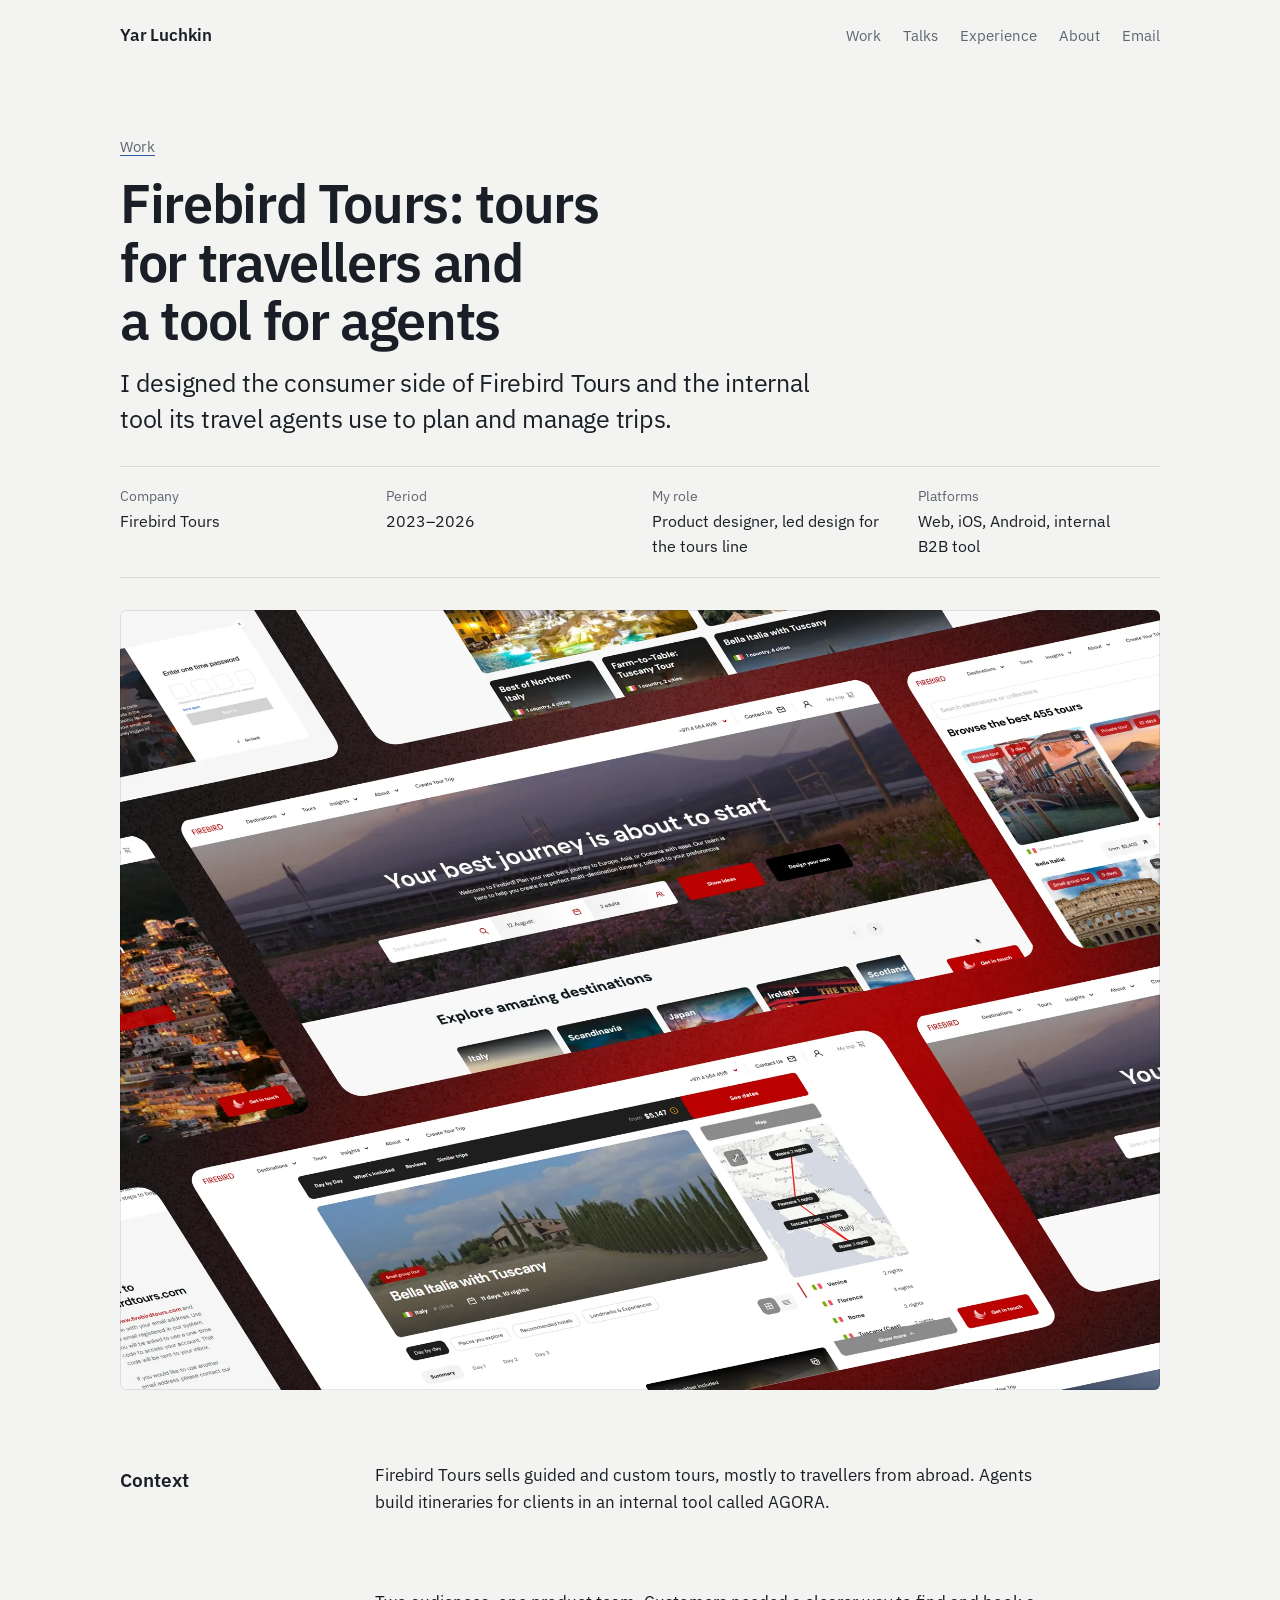
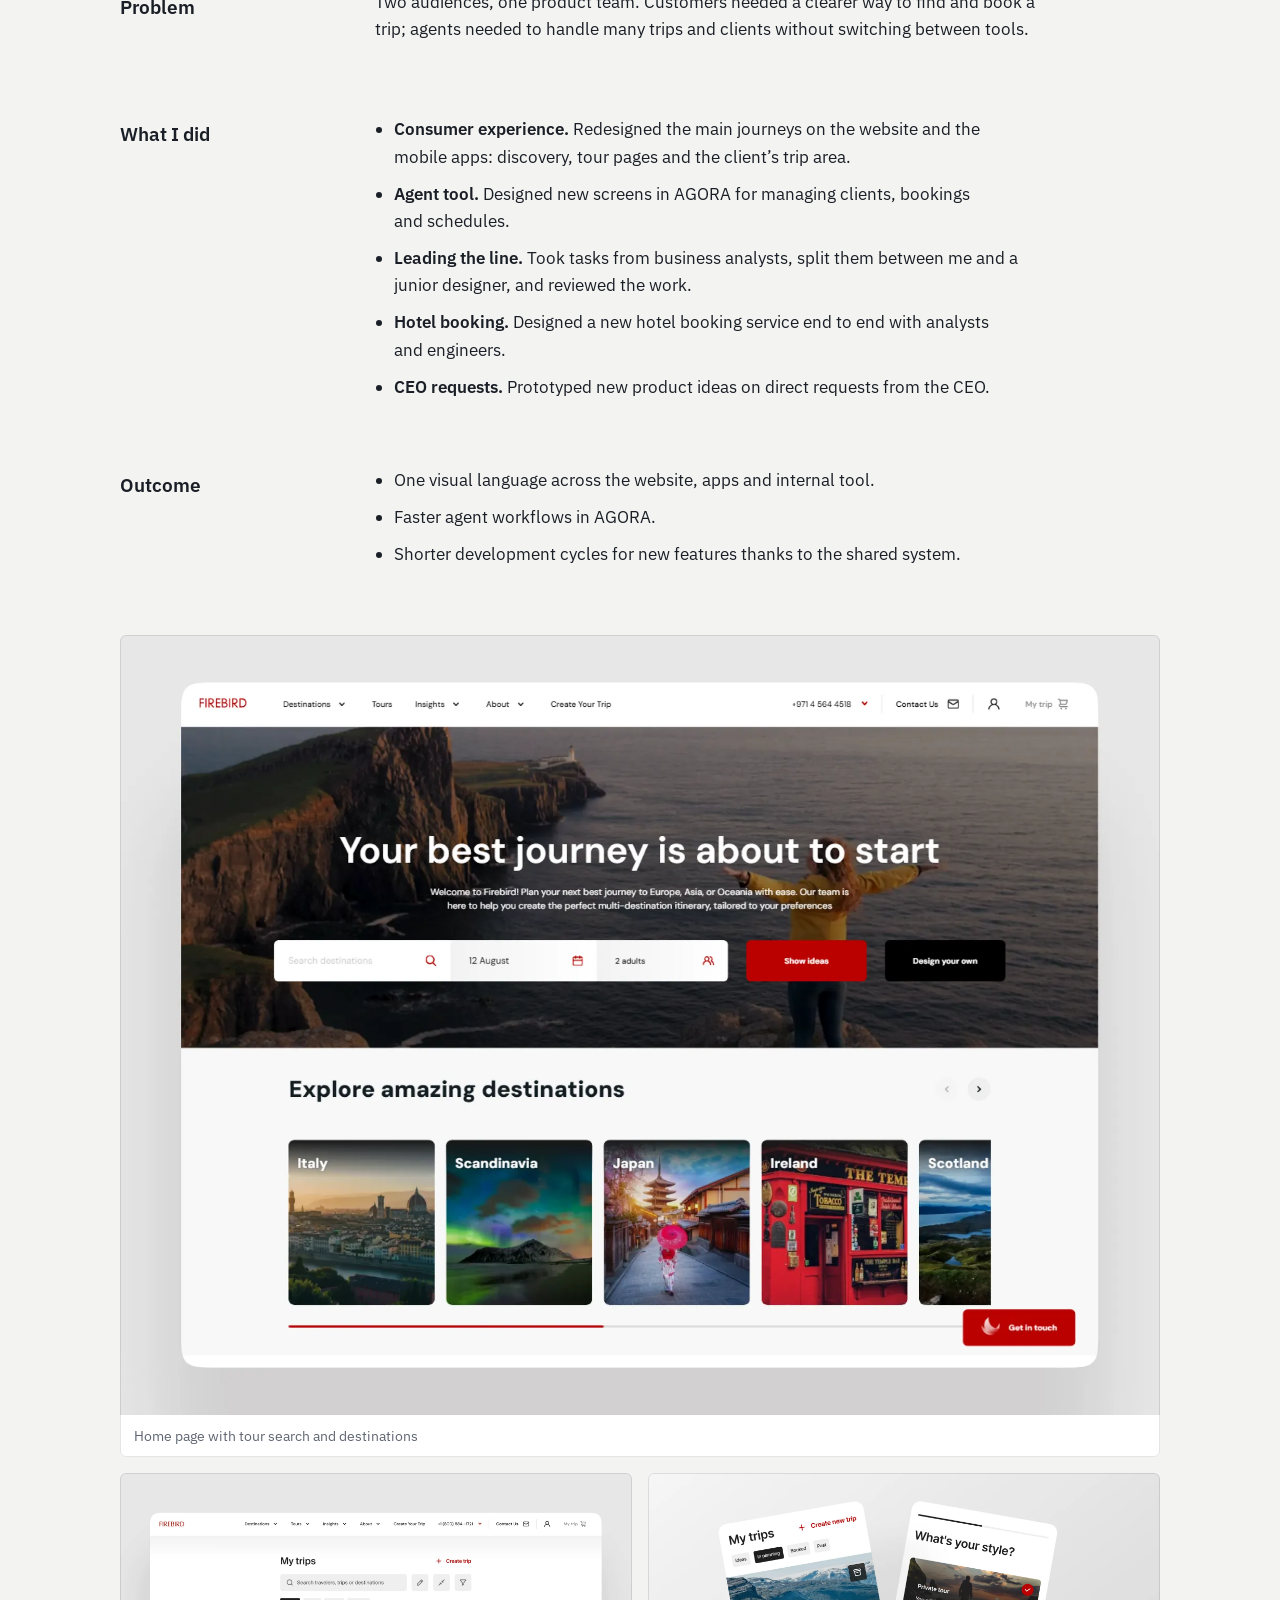
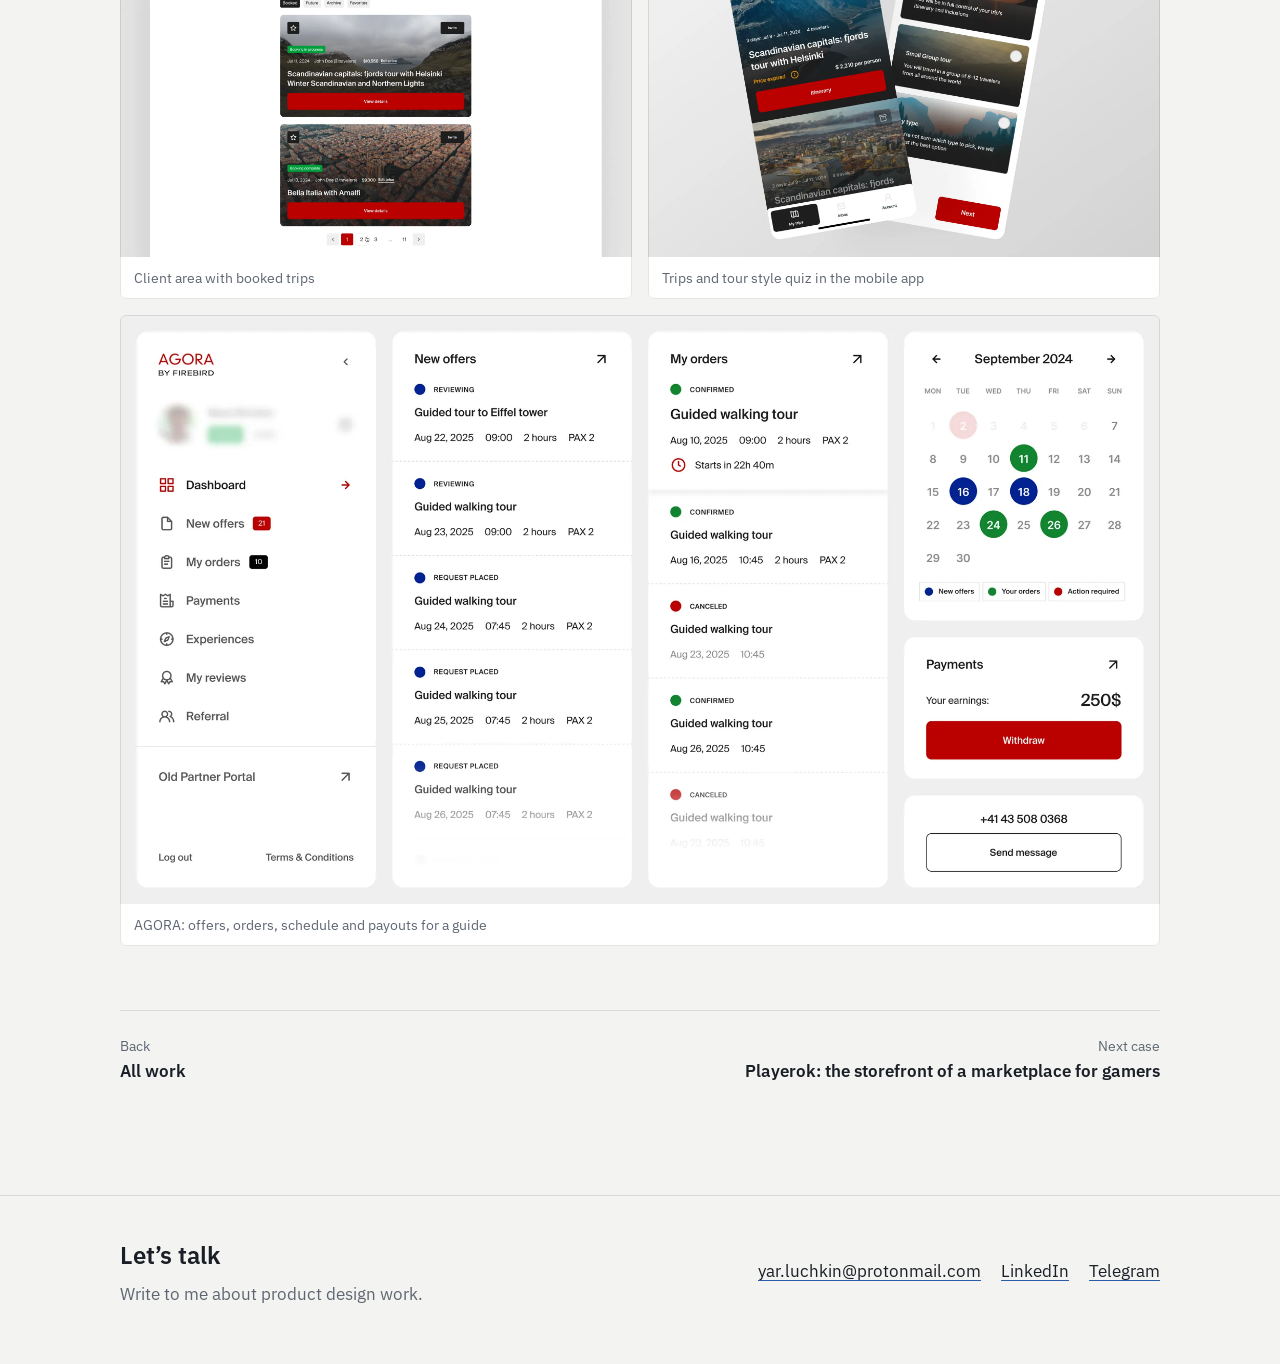
<file: work/firebird-tours/index.html>
<!doctype html>
<html lang="en">
<head>
<meta charset="utf-8">
<meta name="viewport" content="width=device-width, initial-scale=1">
<title>Firebird Tours: tours for travellers and a tool for agents | Yar Luchkin</title>
<meta name="description" content="Consumer website and apps for booking tours, plus AGORA, the internal tool travel agents work in every day.">
<meta property="og:title" content="Firebird Tours: tours for travellers and a tool for agents | Yar Luchkin">
<meta property="og:description" content="Consumer website and apps for booking tours, plus AGORA, the internal tool travel agents work in every day.">
<meta property="og:type" content="website">
<meta property="og:url" content="https://ceoofdesign.github.io/work/firebird-tours/">
<meta property="og:image" content="https://framerusercontent.com/images/vSUKcOv5HLFiU26d20RjwUamEXE.png?scale-down-to=1200">
<link rel="icon" href="../../assets/favicon.svg" type="image/svg+xml">
<link rel="preconnect" href="https://fonts.googleapis.com">
<link rel="preconnect" href="https://fonts.gstatic.com" crossorigin>
<link href="https://fonts.googleapis.com/css2?family=IBM+Plex+Sans:wght@400;600;700&family=IBM+Plex+Sans+JP:wght@400;600;700&display=swap" rel="stylesheet">
<link rel="stylesheet" href="../../assets/site.css">
</head>
<body>
<a class="skip" href="#main">Skip to content</a>
<header class="site-head"><div class="wrap">
  <a class="brand" href="../../">Yar Luchkin</a>
  <nav class="site-nav" aria-label="Main">
    <a href="../../#work">Work</a>
    <a href="../../#talks">Talks</a>
    <a href="../../#experience">Experience</a>
    <a href="../../#about">About</a>
    <a href="mailto:yar.luchkin@protonmail.com">Email</a>
  </nav>
</div></header>
<main id="main">
<div class="wrap">
<header class="case-head">
  <p class="crumb"><a href="../../#work">Work</a></p>
  <h1>Firebird Tours: tours for travellers and a tool for agents</h1>
  <p class="lede">I designed the consumer side of Firebird Tours and the internal tool its travel agents use to plan and manage trips.</p>
  <dl class="case-meta">
    <div><dt>Company</dt><dd>Firebird Tours</dd></div>
    <div><dt>Period</dt><dd>2023–2026</dd></div>
    <div><dt>My role</dt><dd>Product designer, led design for the tours line</dd></div>
    <div><dt>Platforms</dt><dd>Web, iOS, Android, internal B2B tool</dd></div>
  </dl>
</header>
<figure class="case-cover"><img src="../../assets/img/firebird/cover.webp" srcset="../../assets/img/firebird/cover-1000.webp 1000w, ../../assets/img/firebird/cover.webp 2000w" sizes="(max-width: 820px) 100vw, 1080px" alt="Firebird Tours website: home page, tour pages and the client area" width="1600" height="1200" fetchpriority="high"></figure>
<div class="case-body">
  <h2>Context</h2>
  <div class="block"><p>Firebird Tours sells guided and custom tours, mostly to travellers from abroad. Agents build itineraries for clients in an internal tool called AGORA.</p></div>
  <h2>Problem</h2>
  <div class="block"><p>Two audiences, one product team. Customers needed a clearer way to find and book a trip; agents needed to handle many trips and clients without switching between tools.</p></div>
  <h2>What I did</h2>
  <div class="block"><ul><li><strong>Consumer experience.</strong> Redesigned the main journeys on the website and the mobile apps: discovery, tour pages and the client’s trip area.</li><li><strong>Agent tool.</strong> Designed new screens in AGORA for managing clients, bookings and schedules.</li><li><strong>Leading the line.</strong> Took tasks from business analysts, split them between me and a junior designer, and reviewed the work.</li><li><strong>Hotel booking.</strong> Designed a new hotel booking service end to end with analysts and engineers.</li><li><strong>CEO requests.</strong> Prototyped new product ideas on direct requests from the CEO.</li></ul></div>
  <h2>Outcome</h2>
  <div class="block"><ul><li>One visual language across the website, apps and internal tool.</li><li>Faster agent workflows in AGORA.</li><li>Shorter development cycles for new features thanks to the shared system.</li></ul></div>
</div>
<div class="gallery">
  <figure class="wide"><img src="../../assets/img/firebird/home.webp" srcset="../../assets/img/firebird/home-1000.webp 1000w, ../../assets/img/firebird/home.webp 2000w" sizes="(max-width: 820px) 100vw, 1080px" alt="Home page with tour search and destinations" loading="lazy" width="1600" height="1200"><figcaption>Home page with tour search and destinations</figcaption></figure>
  <figure class=""><img src="../../assets/img/firebird/trips.webp" srcset="../../assets/img/firebird/trips-1000.webp 1000w, ../../assets/img/firebird/trips.webp 2000w" sizes="(max-width: 820px) 100vw, 1080px" alt="Client area with booked trips" loading="lazy" width="1600" height="1200"><figcaption>Client area with booked trips</figcaption></figure>
  <figure class=""><img src="../../assets/img/firebird/mobile.webp" srcset="../../assets/img/firebird/mobile-1000.webp 1000w, ../../assets/img/firebird/mobile.webp 2000w" sizes="(max-width: 820px) 100vw, 1080px" alt="Trips and tour style quiz in the mobile app" loading="lazy" width="1600" height="1200"><figcaption>Trips and tour style quiz in the mobile app</figcaption></figure>
  <figure class="wide"><img src="../../assets/img/firebird/agora.webp" srcset="../../assets/img/firebird/agora-1000.webp 1000w, ../../assets/img/firebird/agora.webp 2000w" sizes="(max-width: 820px) 100vw, 1080px" alt="AGORA: offers, orders, schedule and payouts for a guide" loading="lazy" width="1600" height="1200"><figcaption>AGORA: offers, orders, schedule and payouts for a guide</figcaption></figure>
</div>
<nav class="next" aria-label="More work">
  <a href="../../#work"><small>Back</small>All work</a>
  <a href="../playerok/" style="text-align:right"><small>Next case</small>Playerok: the storefront of a marketplace for gamers</a>
</nav>
</div>
</main>
<footer class="site-foot" id="contact"><div class="wrap">
  <div>
    <h2>Let’s talk</h2>
    <p>Write to me about product design work.</p>
  </div>
  <div class="links">
    <a href="mailto:yar.luchkin@protonmail.com">yar.luchkin@protonmail.com</a>
    <a href="https://www.linkedin.com/in/yar-luchkin/">LinkedIn</a>
    <a href="https://t.me/ceoofdesign">Telegram</a>
  </div>
</div></footer>
</body>
</html>
</file>
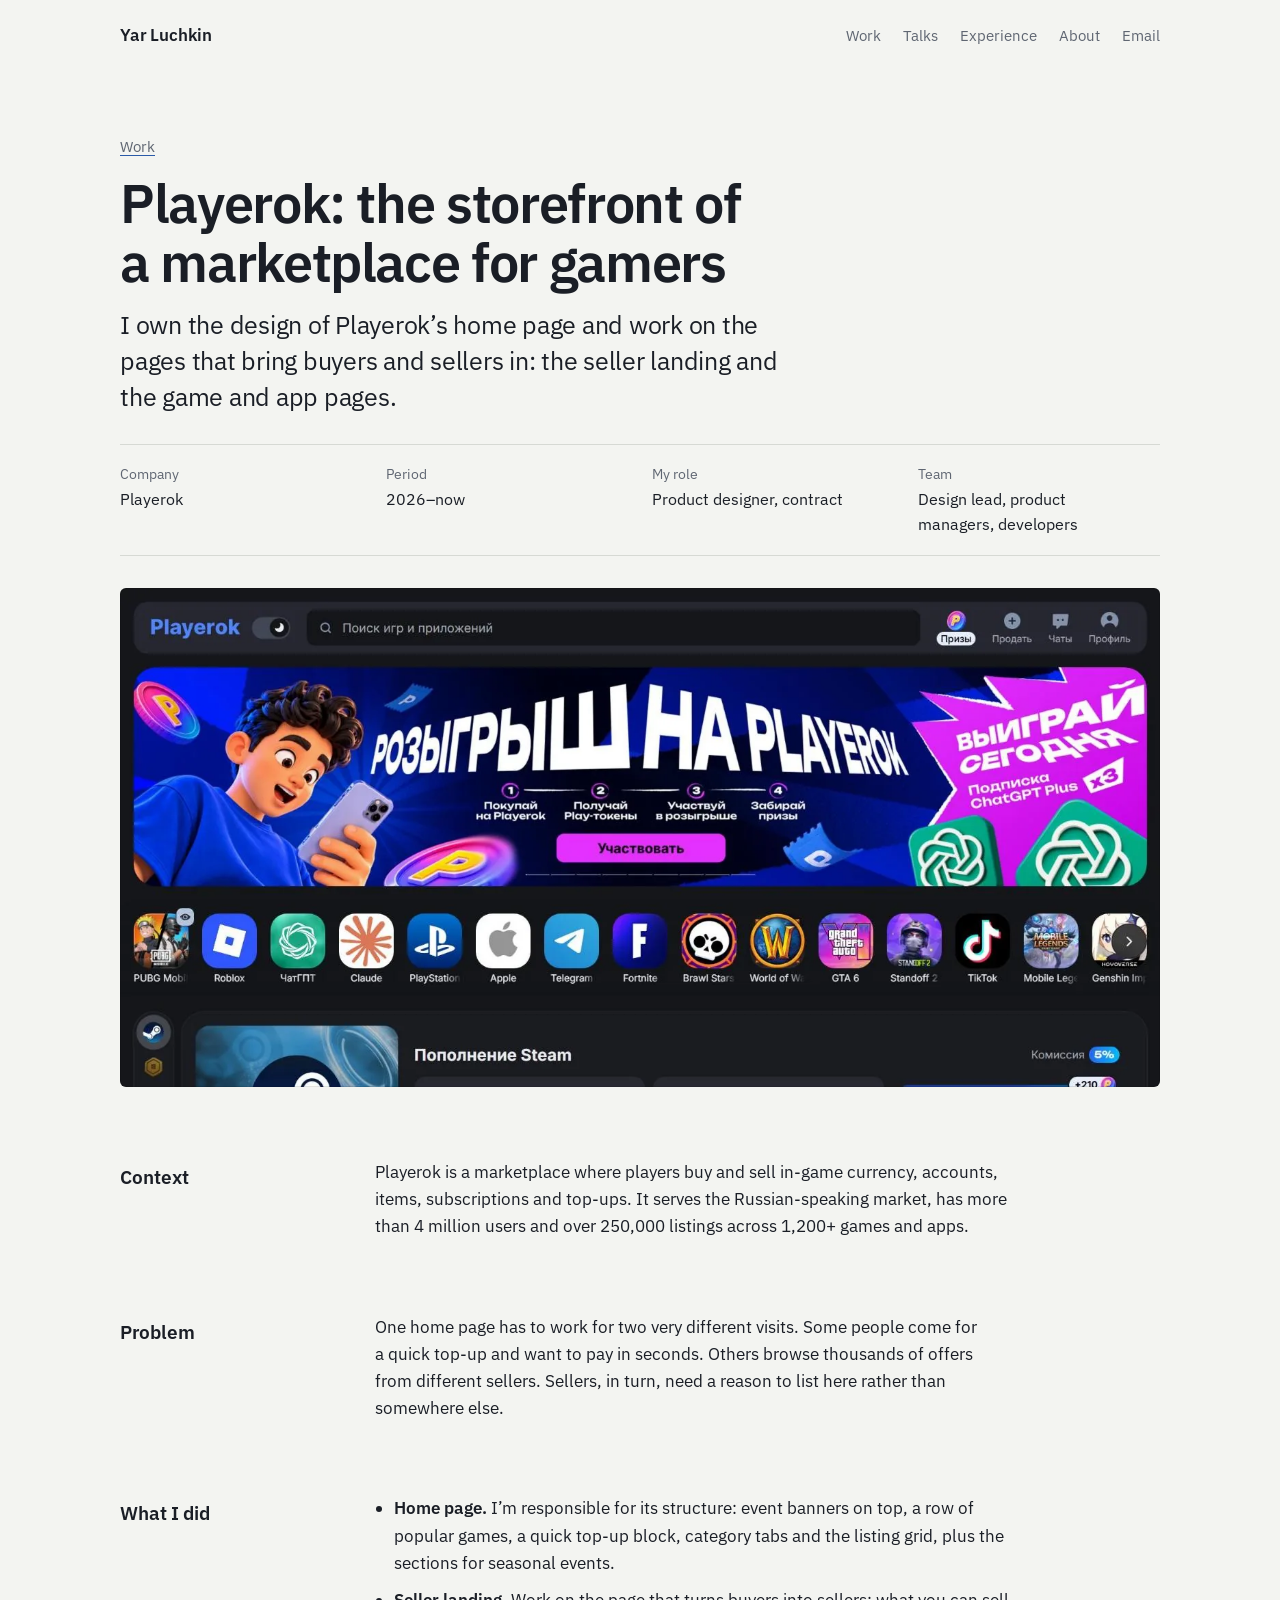
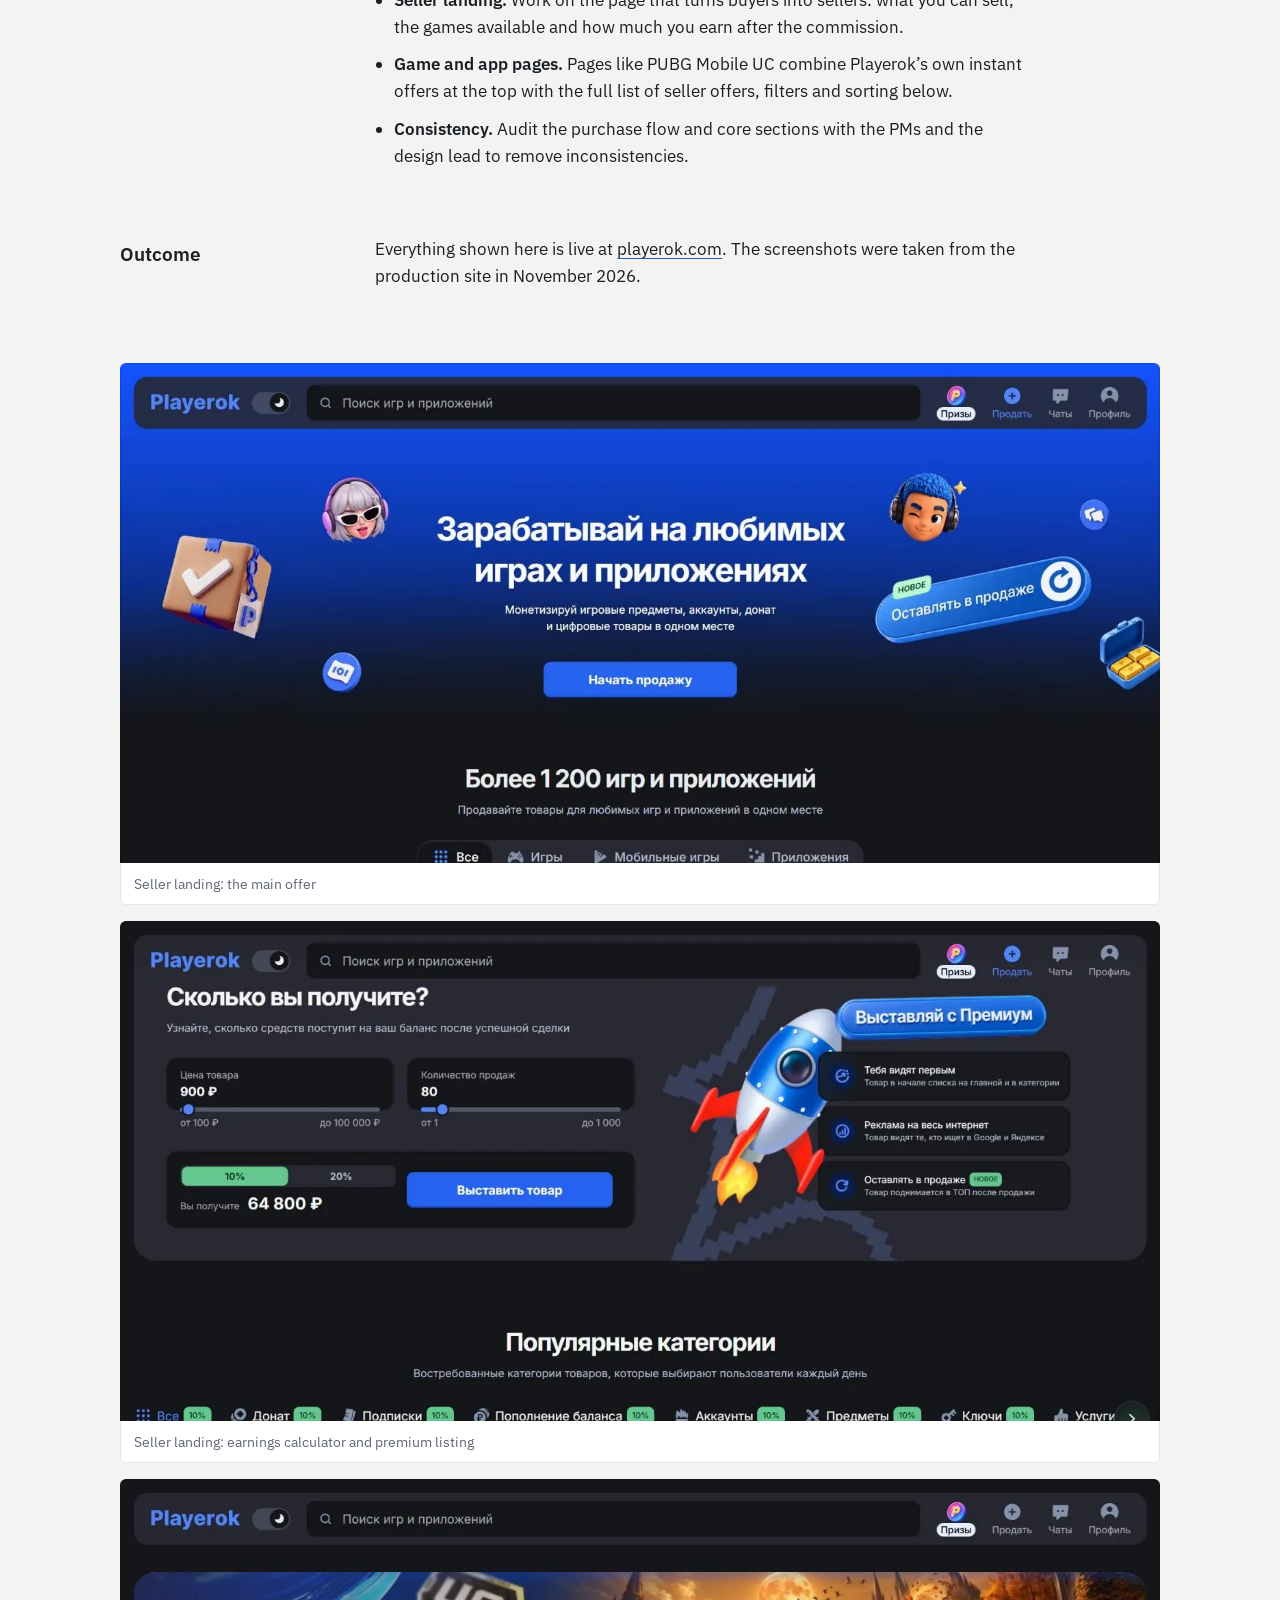
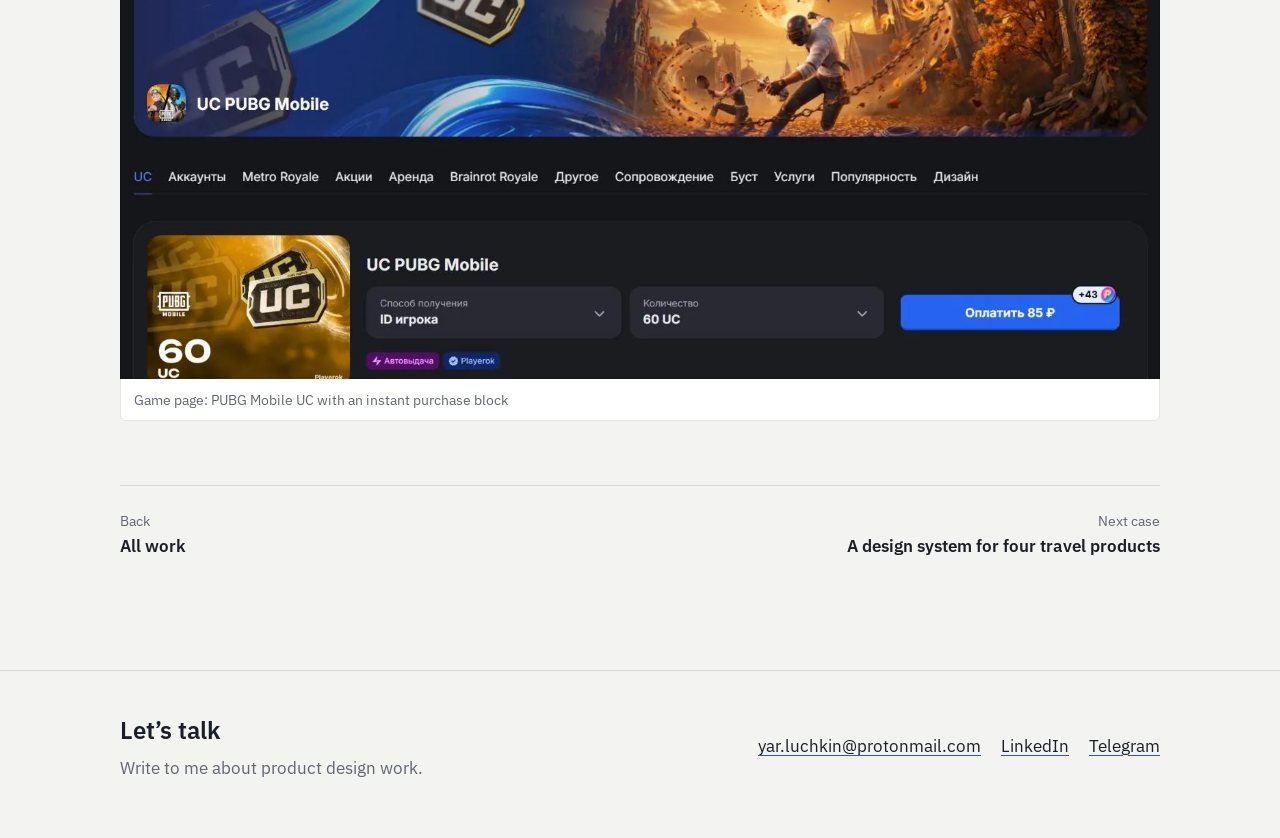
<file: work/playerok/index.html>
<!doctype html>
<html lang="en">
<head>
<meta charset="utf-8">
<meta name="viewport" content="width=device-width, initial-scale=1">
<title>Playerok: the storefront of a marketplace for gamers | Yar Luchkin</title>
<meta name="description" content="The home page, seller landing and game pages of a C2C marketplace for in-game items, accounts and top-ups with 4M+ users.">
<meta property="og:title" content="Playerok: the storefront of a marketplace for gamers | Yar Luchkin">
<meta property="og:description" content="The home page, seller landing and game pages of a C2C marketplace for in-game items, accounts and top-ups with 4M+ users.">
<meta property="og:type" content="website">
<meta property="og:url" content="https://ceoofdesign.github.io/work/playerok/">
<meta property="og:image" content="https://framerusercontent.com/images/vSUKcOv5HLFiU26d20RjwUamEXE.png?scale-down-to=1200">
<link rel="icon" href="../../assets/favicon.svg" type="image/svg+xml">
<link rel="preconnect" href="https://fonts.googleapis.com">
<link rel="preconnect" href="https://fonts.gstatic.com" crossorigin>
<link href="https://fonts.googleapis.com/css2?family=IBM+Plex+Sans:wght@400;600;700&family=IBM+Plex+Sans+JP:wght@400;600;700&display=swap" rel="stylesheet">
<link rel="stylesheet" href="../../assets/site.css">
</head>
<body>
<a class="skip" href="#main">Skip to content</a>
<header class="site-head"><div class="wrap">
  <a class="brand" href="../../">Yar Luchkin</a>
  <nav class="site-nav" aria-label="Main">
    <a href="../../#work">Work</a>
    <a href="../../#talks">Talks</a>
    <a href="../../#experience">Experience</a>
    <a href="../../#about">About</a>
    <a href="mailto:yar.luchkin@protonmail.com">Email</a>
  </nav>
</div></header>
<main id="main">
<div class="wrap">
<header class="case-head">
  <p class="crumb"><a href="../../#work">Work</a></p>
  <h1>Playerok: the storefront of a marketplace for gamers</h1>
  <p class="lede">I own the design of Playerok’s home page and work on the pages that bring buyers and sellers in: the seller landing and the game and app pages.</p>
  <dl class="case-meta">
    <div><dt>Company</dt><dd>Playerok</dd></div>
    <div><dt>Period</dt><dd>2026–now</dd></div>
    <div><dt>My role</dt><dd>Product designer, contract</dd></div>
    <div><dt>Team</dt><dd>Design lead, product managers, developers</dd></div>
  </dl>
</header>
<figure class="case-cover"><img src="../../assets/img/playerok/home.webp" srcset="../../assets/img/playerok/home-1000.webp 1000w, ../../assets/img/playerok/home.webp 2000w" sizes="(max-width: 820px) 100vw, 1080px" alt="Playerok home page with a prize draw banner and a row of games" width="1600" height="1200" fetchpriority="high"></figure>
<div class="case-body">
  <h2>Context</h2>
  <div class="block"><p>Playerok is a marketplace where players buy and sell in-game currency, accounts, items, subscriptions and top-ups. It serves the Russian-speaking market, has more than 4 million users and over 250,000 listings across 1,200+ games and apps.</p></div>
  <h2>Problem</h2>
  <div class="block"><p>One home page has to work for two very different visits. Some people come for a quick top-up and want to pay in seconds. Others browse thousands of offers from different sellers. Sellers, in turn, need a reason to list here rather than somewhere else.</p></div>
  <h2>What I did</h2>
  <div class="block"><ul><li><strong>Home page.</strong> I’m responsible for its structure: event banners on top, a row of popular games, a quick top-up block, category tabs and the listing grid, plus the sections for seasonal events.</li><li><strong>Seller landing.</strong> Work on the page that turns buyers into sellers: what you can sell, the games available and how much you earn after the commission.</li><li><strong>Game and app pages.</strong> Pages like PUBG Mobile UC combine Playerok’s own instant offers at the top with the full list of seller offers, filters and sorting below.</li><li><strong>Consistency.</strong> Audit the purchase flow and core sections with the PMs and the design lead to remove inconsistencies.</li></ul></div>
  <h2>Outcome</h2>
  <div class="block"><p>Everything shown here is live at <a href="https://playerok.com/">playerok.com</a>. The screenshots were taken from the production site in November 2026.</p></div>
</div>
<div class="gallery">
  <figure class="wide"><img src="../../assets/img/playerok/seller.webp" srcset="../../assets/img/playerok/seller-1000.webp 1000w, ../../assets/img/playerok/seller.webp 2000w" sizes="(max-width: 820px) 100vw, 1080px" alt="Seller landing: the main offer" loading="lazy" width="1600" height="1200"><figcaption>Seller landing: the main offer</figcaption></figure>
  <figure class="wide"><img src="../../assets/img/playerok/seller-calc.webp" srcset="../../assets/img/playerok/seller-calc-1000.webp 1000w, ../../assets/img/playerok/seller-calc.webp 2000w" sizes="(max-width: 820px) 100vw, 1080px" alt="Seller landing: earnings calculator and premium listing" loading="lazy" width="1600" height="1200"><figcaption>Seller landing: earnings calculator and premium listing</figcaption></figure>
  <figure class="wide"><img src="../../assets/img/playerok/category.webp" srcset="../../assets/img/playerok/category-1000.webp 1000w, ../../assets/img/playerok/category.webp 2000w" sizes="(max-width: 820px) 100vw, 1080px" alt="Game page: PUBG Mobile UC with an instant purchase block" loading="lazy" width="1600" height="1200"><figcaption>Game page: PUBG Mobile UC with an instant purchase block</figcaption></figure>
</div>
<nav class="next" aria-label="More work">
  <a href="../../#work"><small>Back</small>All work</a>
  <a href="../design-system/" style="text-align:right"><small>Next case</small>A design system for four travel products</a>
</nav>
</div>
</main>
<footer class="site-foot" id="contact"><div class="wrap">
  <div>
    <h2>Let’s talk</h2>
    <p>Write to me about product design work.</p>
  </div>
  <div class="links">
    <a href="mailto:yar.luchkin@protonmail.com">yar.luchkin@protonmail.com</a>
    <a href="https://www.linkedin.com/in/yar-luchkin/">LinkedIn</a>
    <a href="https://t.me/ceoofdesign">Telegram</a>
  </div>
</div></footer>
</body>
</html>
</file>
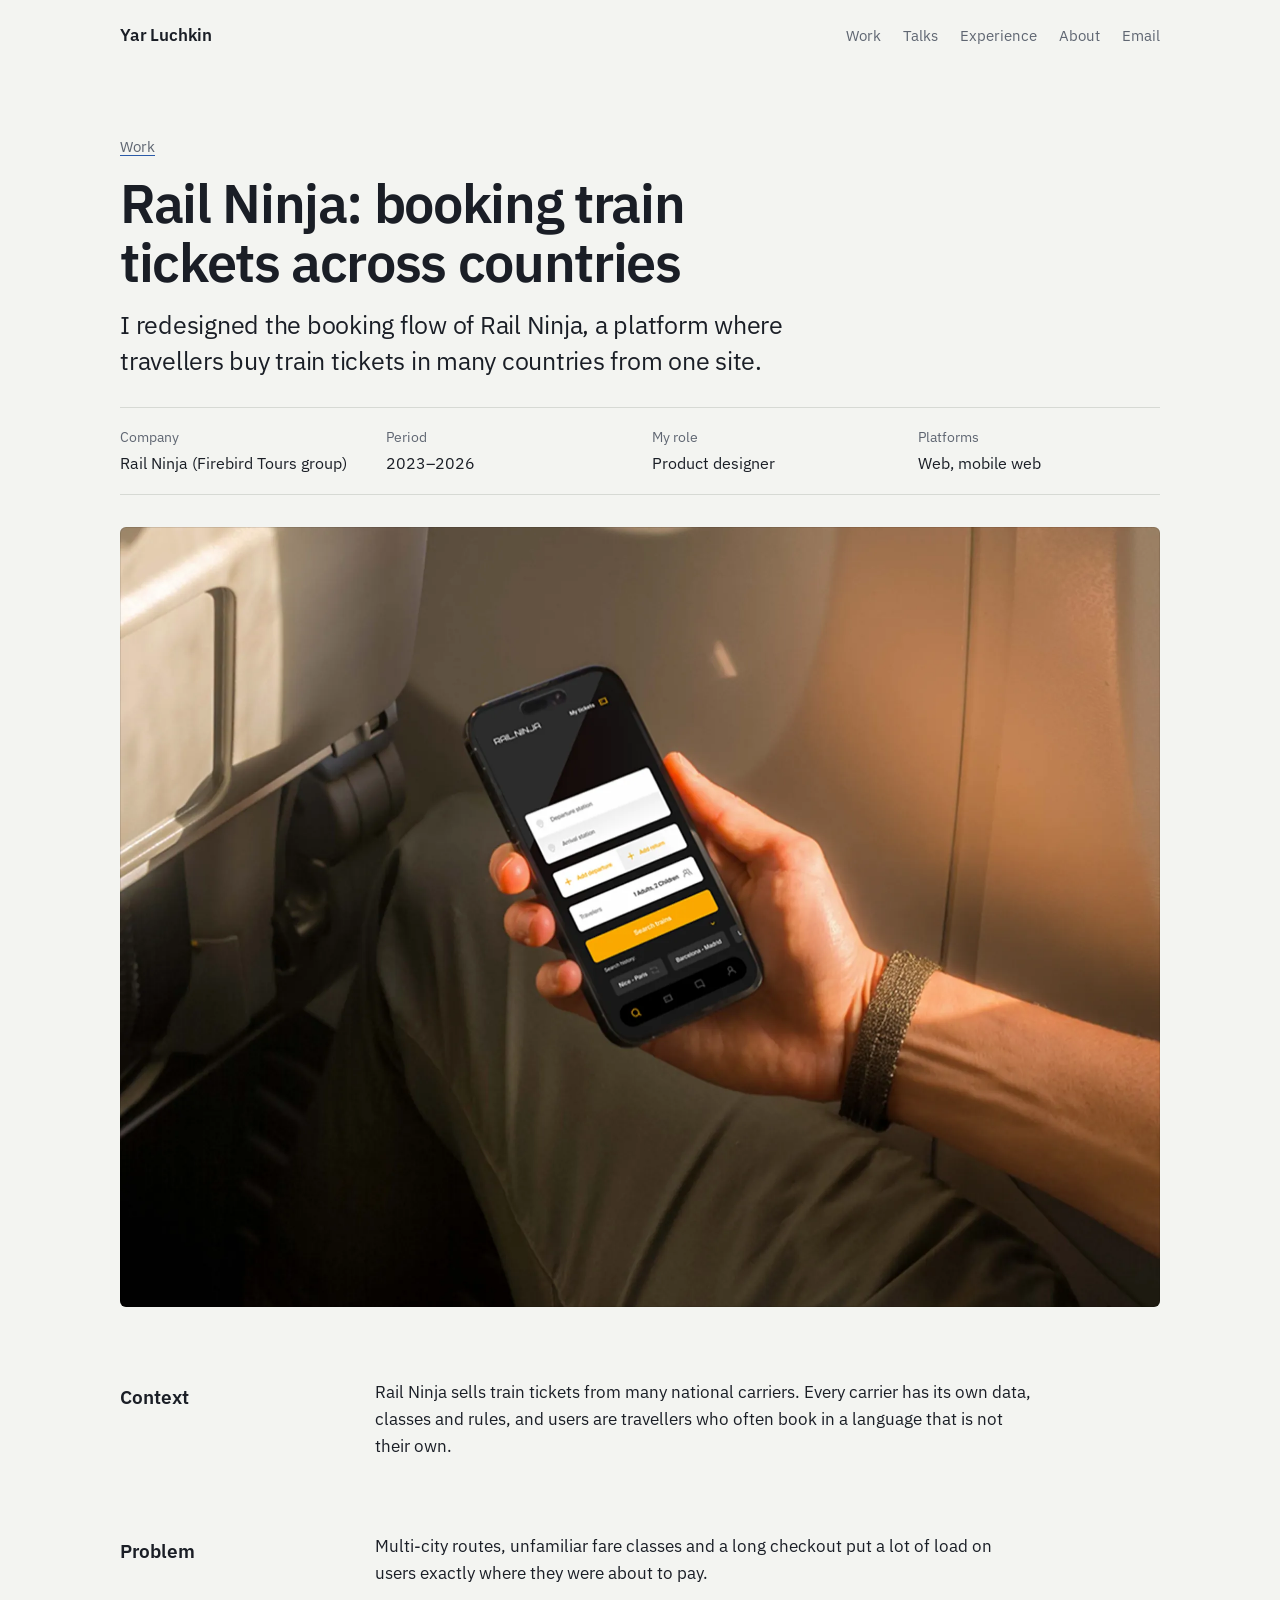
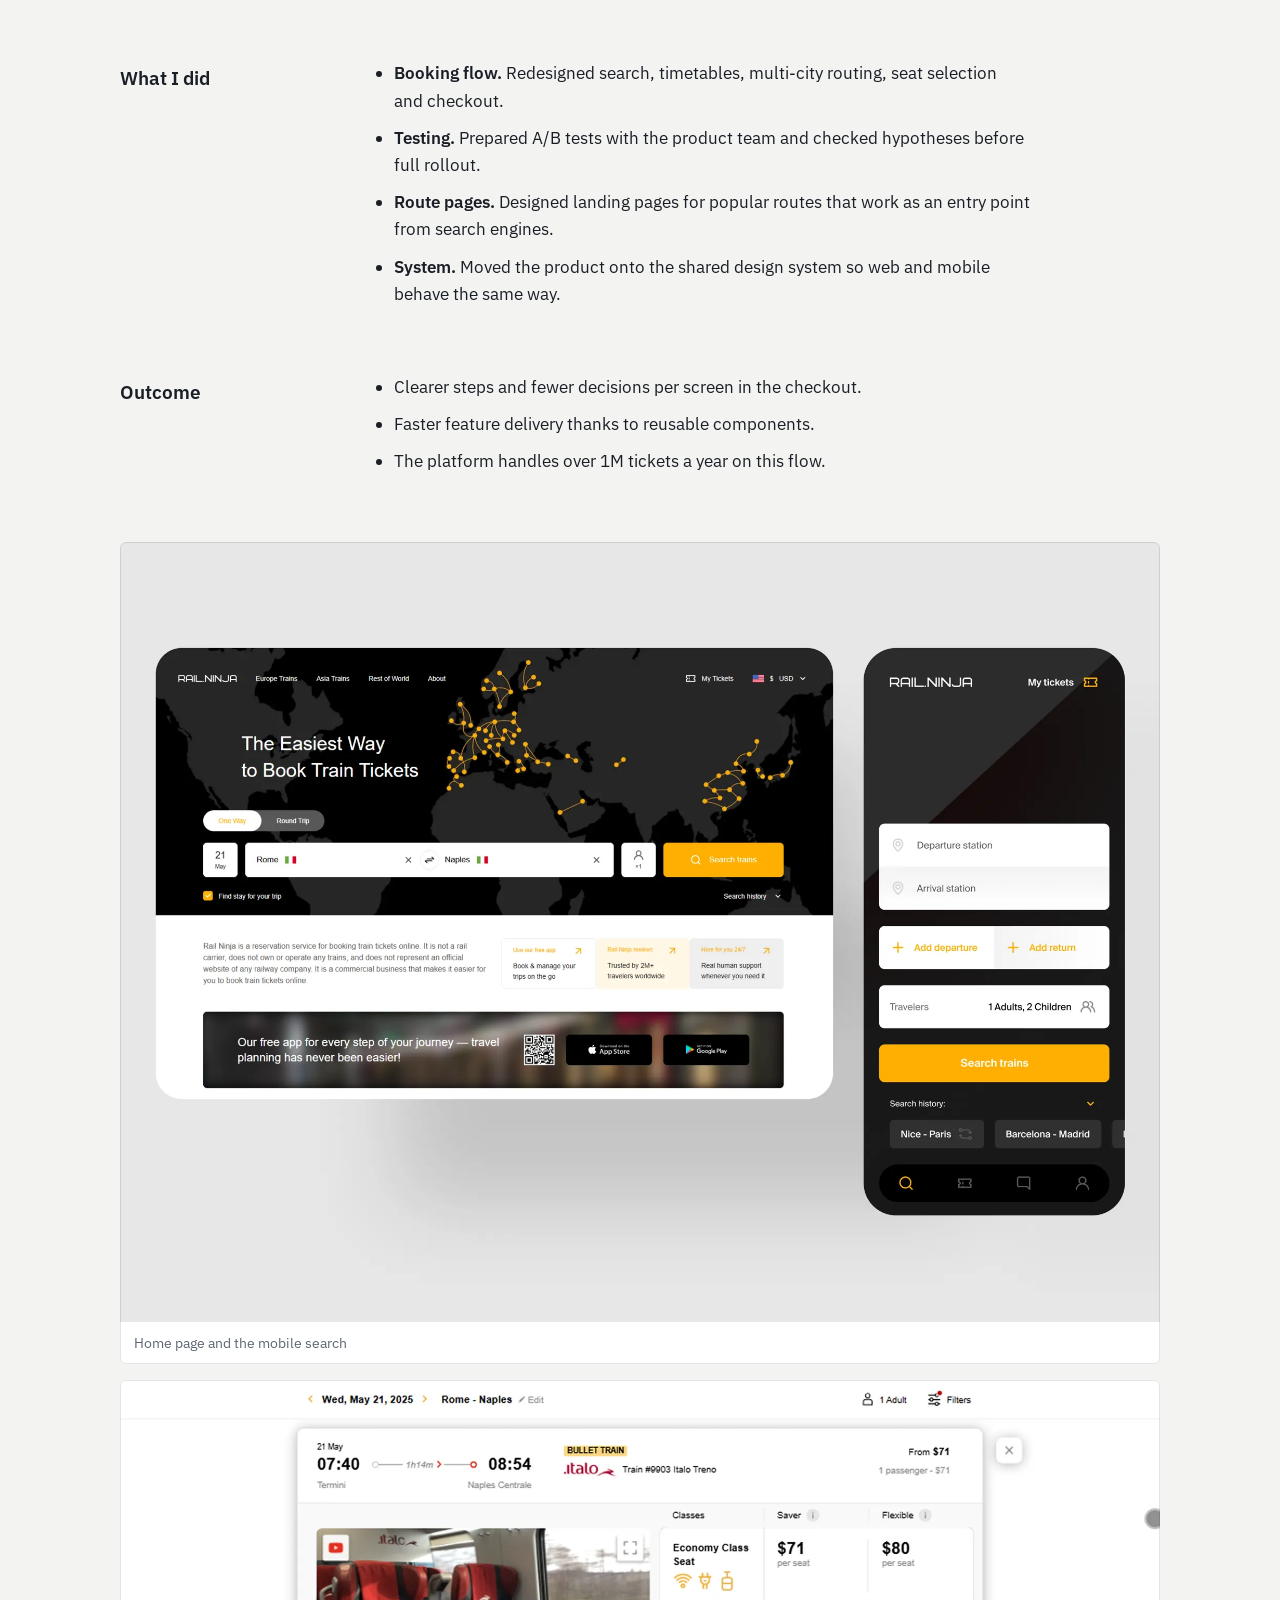
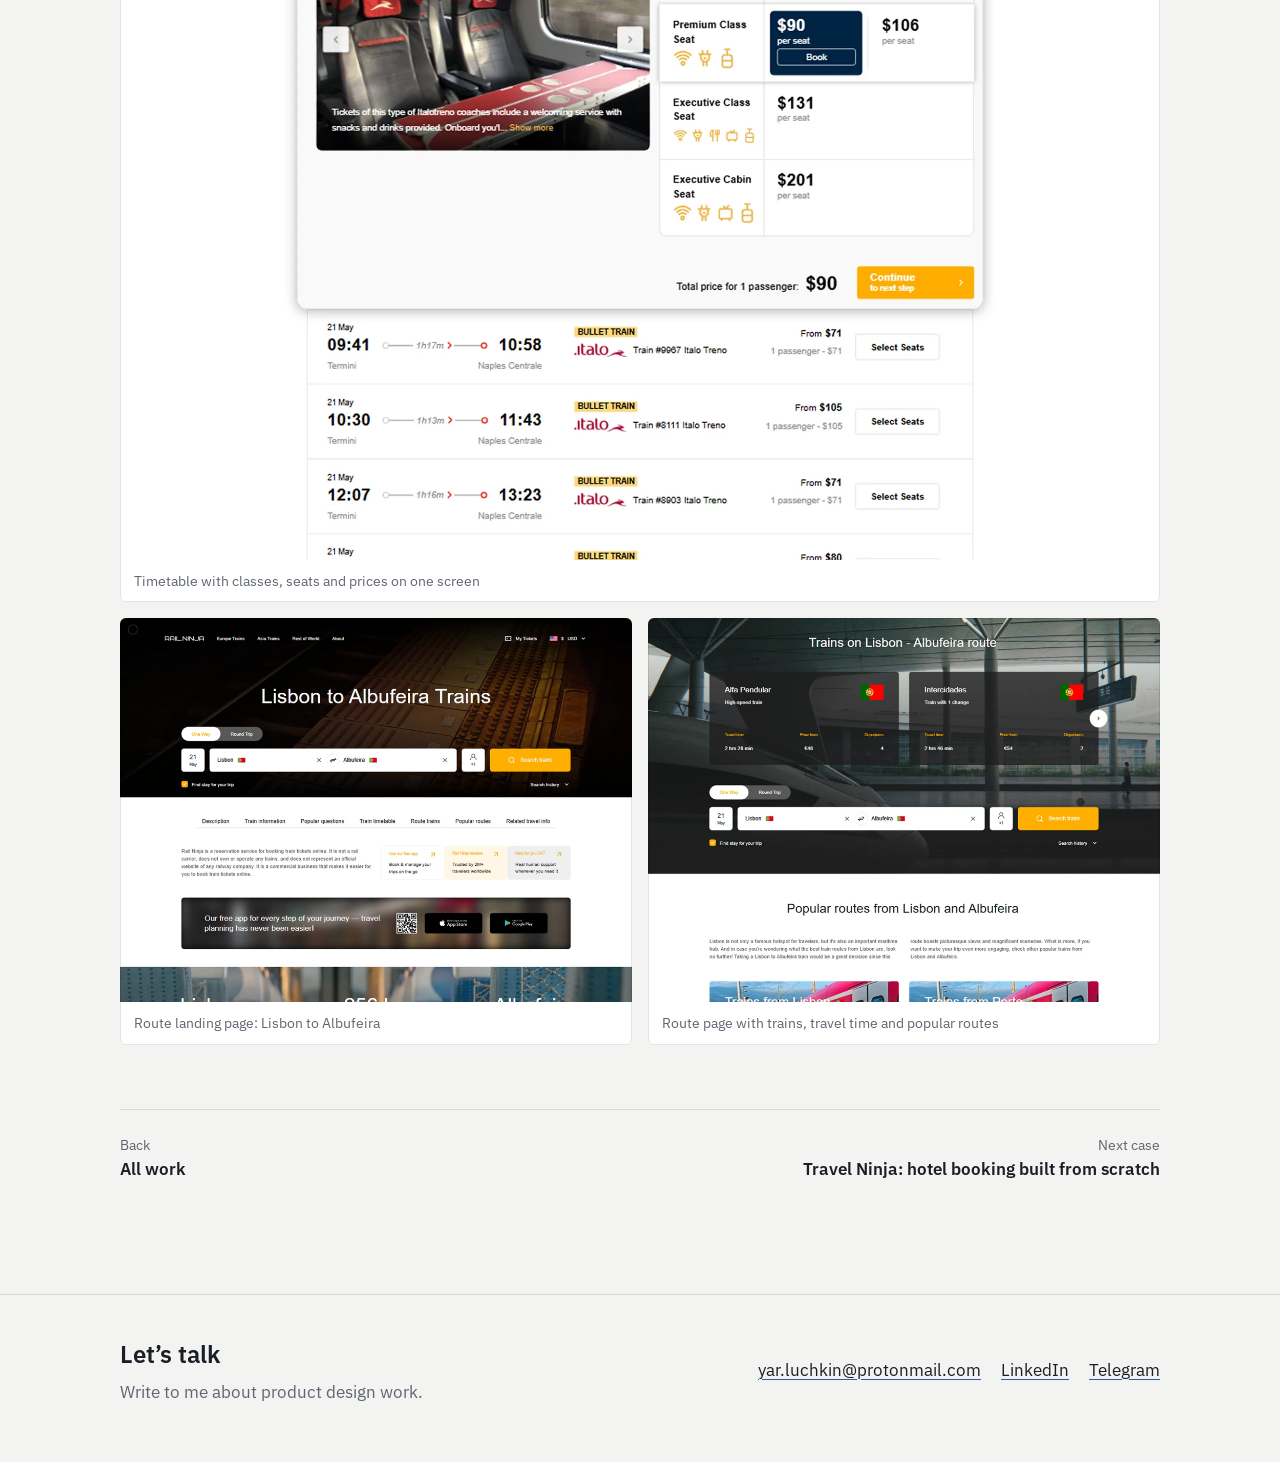
<file: work/rail-ninja/index.html>
<!doctype html>
<html lang="en">
<head>
<meta charset="utf-8">
<meta name="viewport" content="width=device-width, initial-scale=1">
<title>Rail Ninja: booking train tickets across countries | Yar Luchkin</title>
<meta name="description" content="Search, timetables, seat choice and checkout for a train ticket platform handling over 1M tickets a year.">
<meta property="og:title" content="Rail Ninja: booking train tickets across countries | Yar Luchkin">
<meta property="og:description" content="Search, timetables, seat choice and checkout for a train ticket platform handling over 1M tickets a year.">
<meta property="og:type" content="website">
<meta property="og:url" content="https://ceoofdesign.github.io/work/rail-ninja/">
<meta property="og:image" content="https://framerusercontent.com/images/vSUKcOv5HLFiU26d20RjwUamEXE.png?scale-down-to=1200">
<link rel="icon" href="../../assets/favicon.svg" type="image/svg+xml">
<link rel="preconnect" href="https://fonts.googleapis.com">
<link rel="preconnect" href="https://fonts.gstatic.com" crossorigin>
<link href="https://fonts.googleapis.com/css2?family=IBM+Plex+Sans:wght@400;600;700&family=IBM+Plex+Sans+JP:wght@400;600;700&display=swap" rel="stylesheet">
<link rel="stylesheet" href="../../assets/site.css">
</head>
<body>
<a class="skip" href="#main">Skip to content</a>
<header class="site-head"><div class="wrap">
  <a class="brand" href="../../">Yar Luchkin</a>
  <nav class="site-nav" aria-label="Main">
    <a href="../../#work">Work</a>
    <a href="../../#talks">Talks</a>
    <a href="../../#experience">Experience</a>
    <a href="../../#about">About</a>
    <a href="mailto:yar.luchkin@protonmail.com">Email</a>
  </nav>
</div></header>
<main id="main">
<div class="wrap">
<header class="case-head">
  <p class="crumb"><a href="../../#work">Work</a></p>
  <h1>Rail Ninja: booking train tickets across countries</h1>
  <p class="lede">I redesigned the booking flow of Rail Ninja, a platform where travellers buy train tickets in many countries from one site.</p>
  <dl class="case-meta">
    <div><dt>Company</dt><dd>Rail Ninja (Firebird Tours group)</dd></div>
    <div><dt>Period</dt><dd>2023–2026</dd></div>
    <div><dt>My role</dt><dd>Product designer</dd></div>
    <div><dt>Platforms</dt><dd>Web, mobile web</dd></div>
  </dl>
</header>
<figure class="case-cover"><img src="../../assets/img/rail-ninja/cover.webp" srcset="../../assets/img/rail-ninja/cover-1000.webp 1000w, ../../assets/img/rail-ninja/cover.webp 2000w" sizes="(max-width: 820px) 100vw, 1080px" alt="Rail Ninja booking app on a phone inside a train" width="1600" height="1200" fetchpriority="high"></figure>
<div class="case-body">
  <h2>Context</h2>
  <div class="block"><p>Rail Ninja sells train tickets from many national carriers. Every carrier has its own data, classes and rules, and users are travellers who often book in a language that is not their own.</p></div>
  <h2>Problem</h2>
  <div class="block"><p>Multi-city routes, unfamiliar fare classes and a long checkout put a lot of load on users exactly where they were about to pay.</p></div>
  <h2>What I did</h2>
  <div class="block"><ul><li><strong>Booking flow.</strong> Redesigned search, timetables, multi-city routing, seat selection and checkout.</li><li><strong>Testing.</strong> Prepared A/B tests with the product team and checked hypotheses before full rollout.</li><li><strong>Route pages.</strong> Designed landing pages for popular routes that work as an entry point from search engines.</li><li><strong>System.</strong> Moved the product onto the shared design system so web and mobile behave the same way.</li></ul></div>
  <h2>Outcome</h2>
  <div class="block"><ul><li>Clearer steps and fewer decisions per screen in the checkout.</li><li>Faster feature delivery thanks to reusable components.</li><li>The platform handles over 1M tickets a year on this flow.</li></ul></div>
</div>
<div class="gallery">
  <figure class="wide"><img src="../../assets/img/rail-ninja/search.webp" srcset="../../assets/img/rail-ninja/search-1000.webp 1000w, ../../assets/img/rail-ninja/search.webp 2000w" sizes="(max-width: 820px) 100vw, 1080px" alt="Home page and the mobile search" loading="lazy" width="1600" height="1200"><figcaption>Home page and the mobile search</figcaption></figure>
  <figure class="wide"><img src="../../assets/img/rail-ninja/seats.webp" srcset="../../assets/img/rail-ninja/seats-1000.webp 1000w, ../../assets/img/rail-ninja/seats.webp 2000w" sizes="(max-width: 820px) 100vw, 1080px" alt="Timetable with classes, seats and prices on one screen" loading="lazy" width="1600" height="1200"><figcaption>Timetable with classes, seats and prices on one screen</figcaption></figure>
  <figure class=""><img src="../../assets/img/rail-ninja/route.webp" srcset="../../assets/img/rail-ninja/route-1000.webp 1000w, ../../assets/img/rail-ninja/route.webp 2000w" sizes="(max-width: 820px) 100vw, 1080px" alt="Route landing page: Lisbon to Albufeira" loading="lazy" width="1600" height="1200"><figcaption>Route landing page: Lisbon to Albufeira</figcaption></figure>
  <figure class=""><img src="../../assets/img/rail-ninja/route-detail.webp" srcset="../../assets/img/rail-ninja/route-detail-1000.webp 1000w, ../../assets/img/rail-ninja/route-detail.webp 2000w" sizes="(max-width: 820px) 100vw, 1080px" alt="Route page with trains, travel time and popular routes" loading="lazy" width="1600" height="1200"><figcaption>Route page with trains, travel time and popular routes</figcaption></figure>
</div>
<nav class="next" aria-label="More work">
  <a href="../../#work"><small>Back</small>All work</a>
  <a href="../travel-ninja/" style="text-align:right"><small>Next case</small>Travel Ninja: hotel booking built from scratch</a>
</nav>
</div>
</main>
<footer class="site-foot" id="contact"><div class="wrap">
  <div>
    <h2>Let’s talk</h2>
    <p>Write to me about product design work.</p>
  </div>
  <div class="links">
    <a href="mailto:yar.luchkin@protonmail.com">yar.luchkin@protonmail.com</a>
    <a href="https://www.linkedin.com/in/yar-luchkin/">LinkedIn</a>
    <a href="https://t.me/ceoofdesign">Telegram</a>
  </div>
</div></footer>
</body>
</html>
</file>
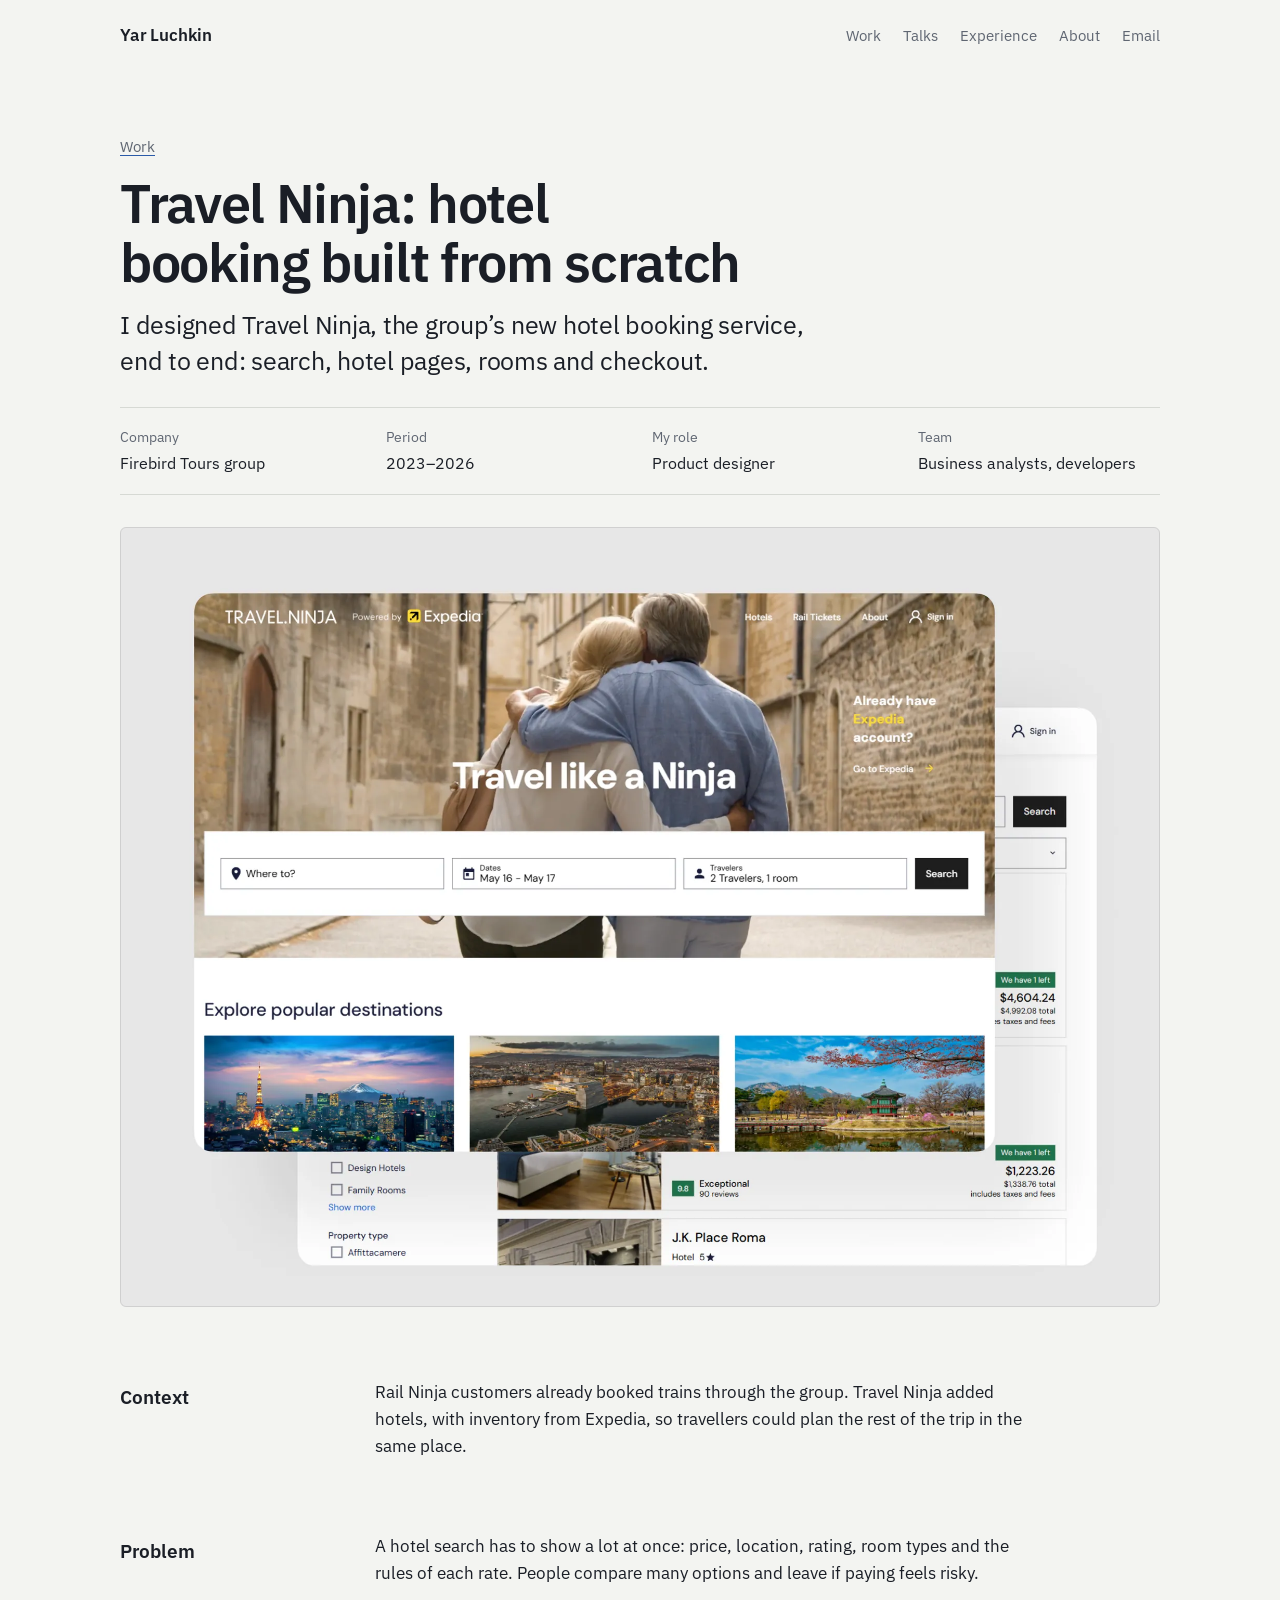
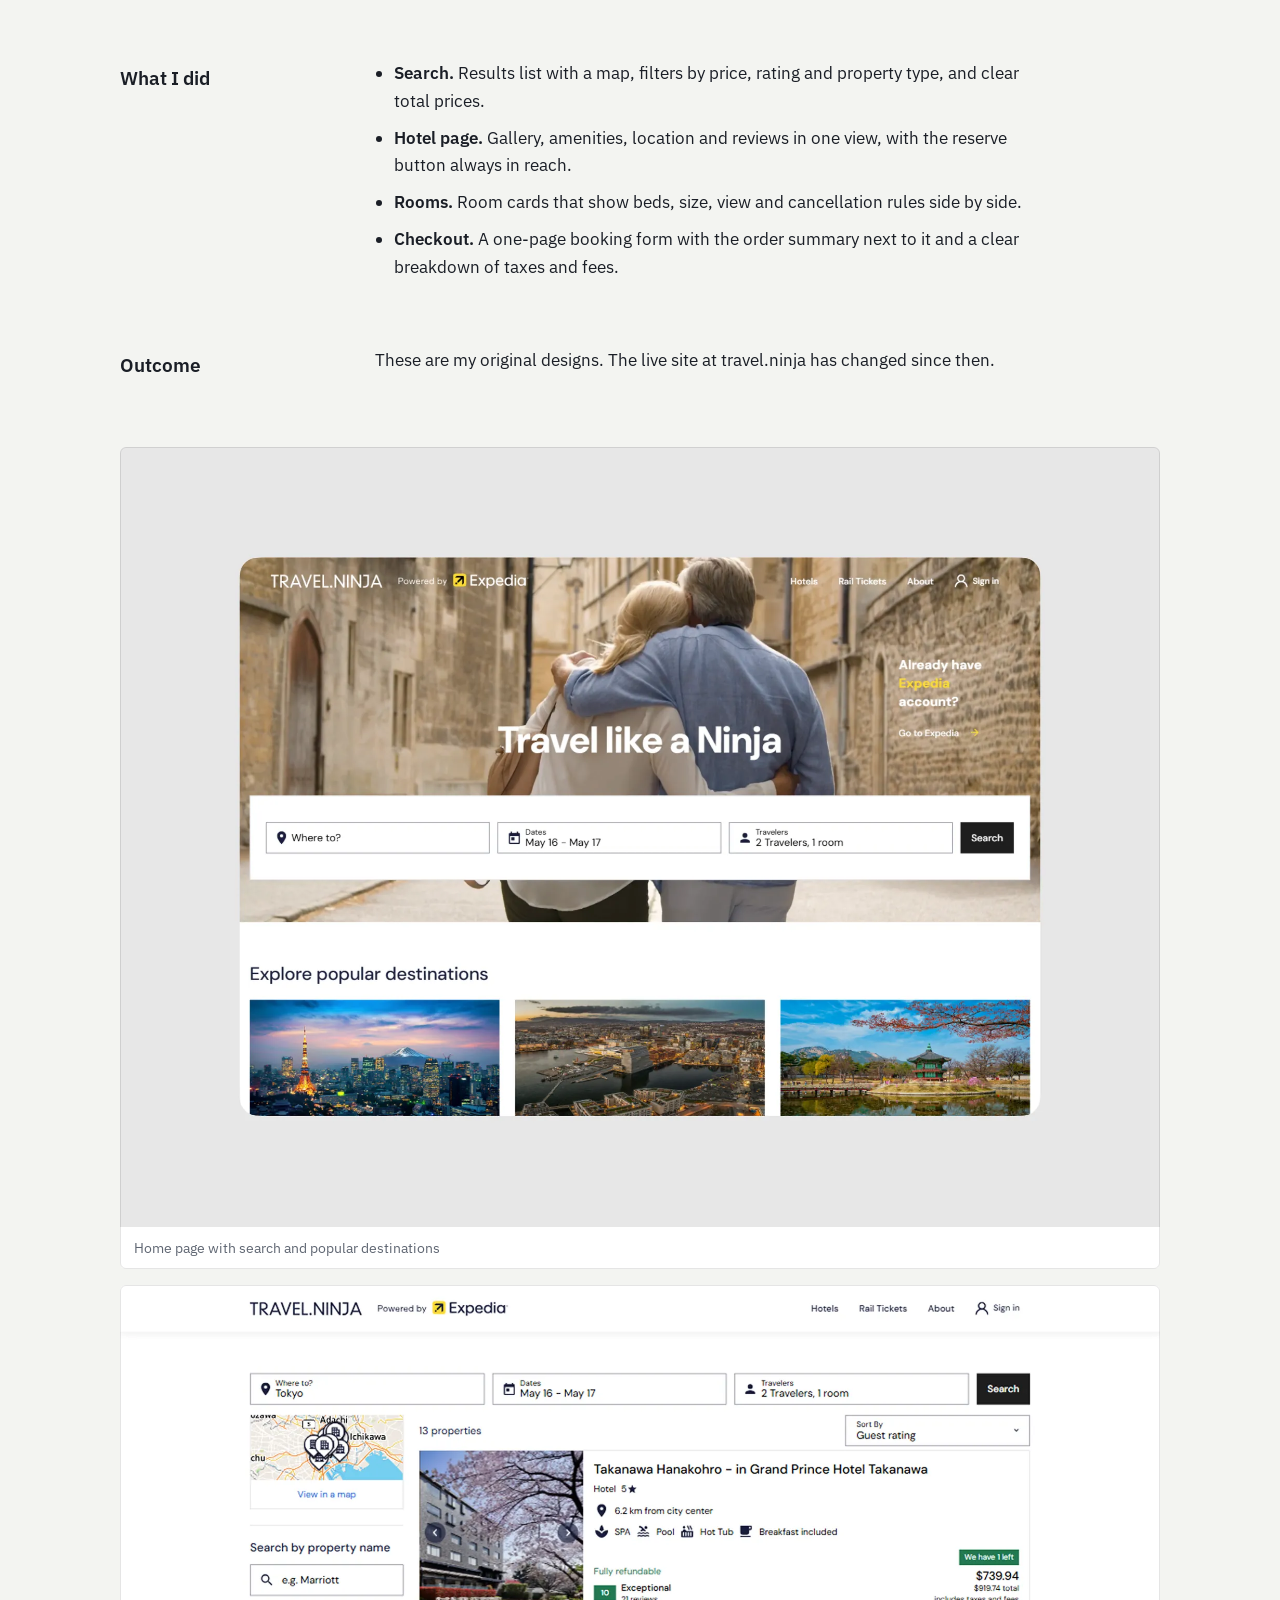
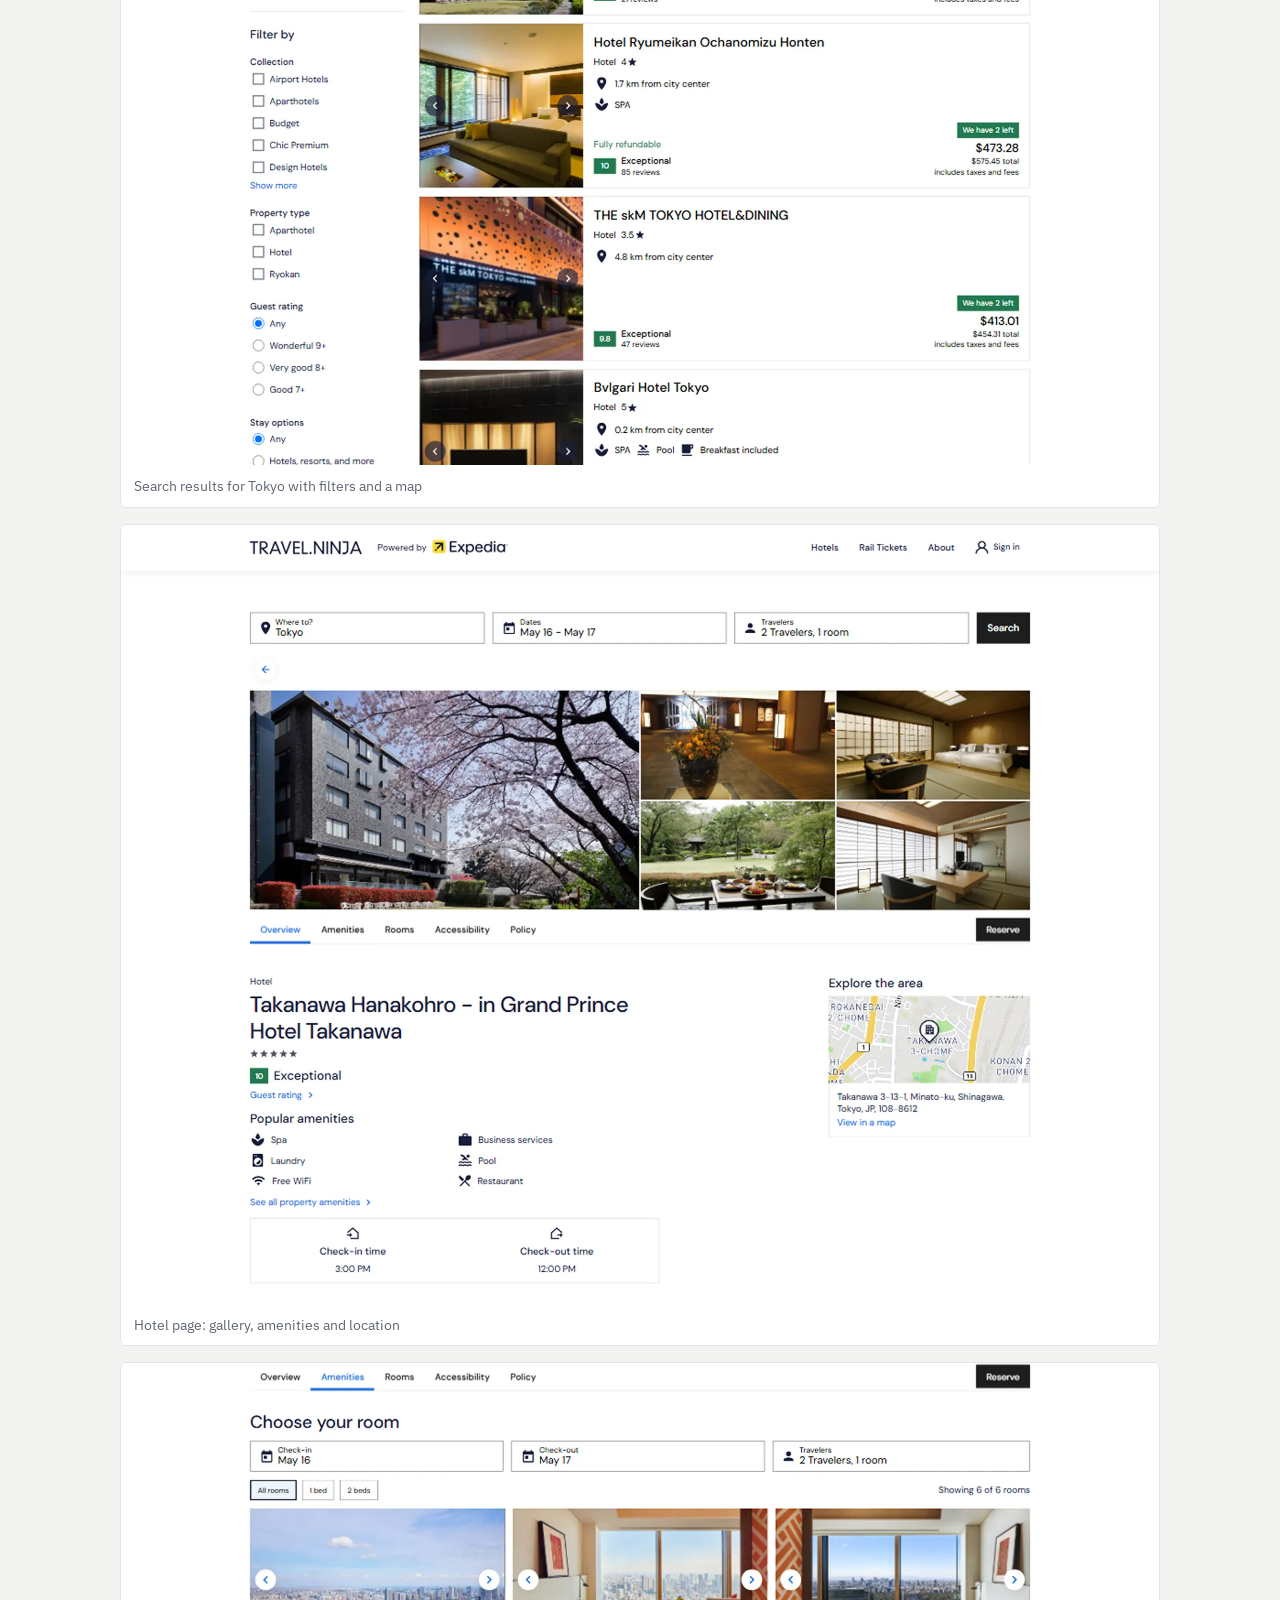
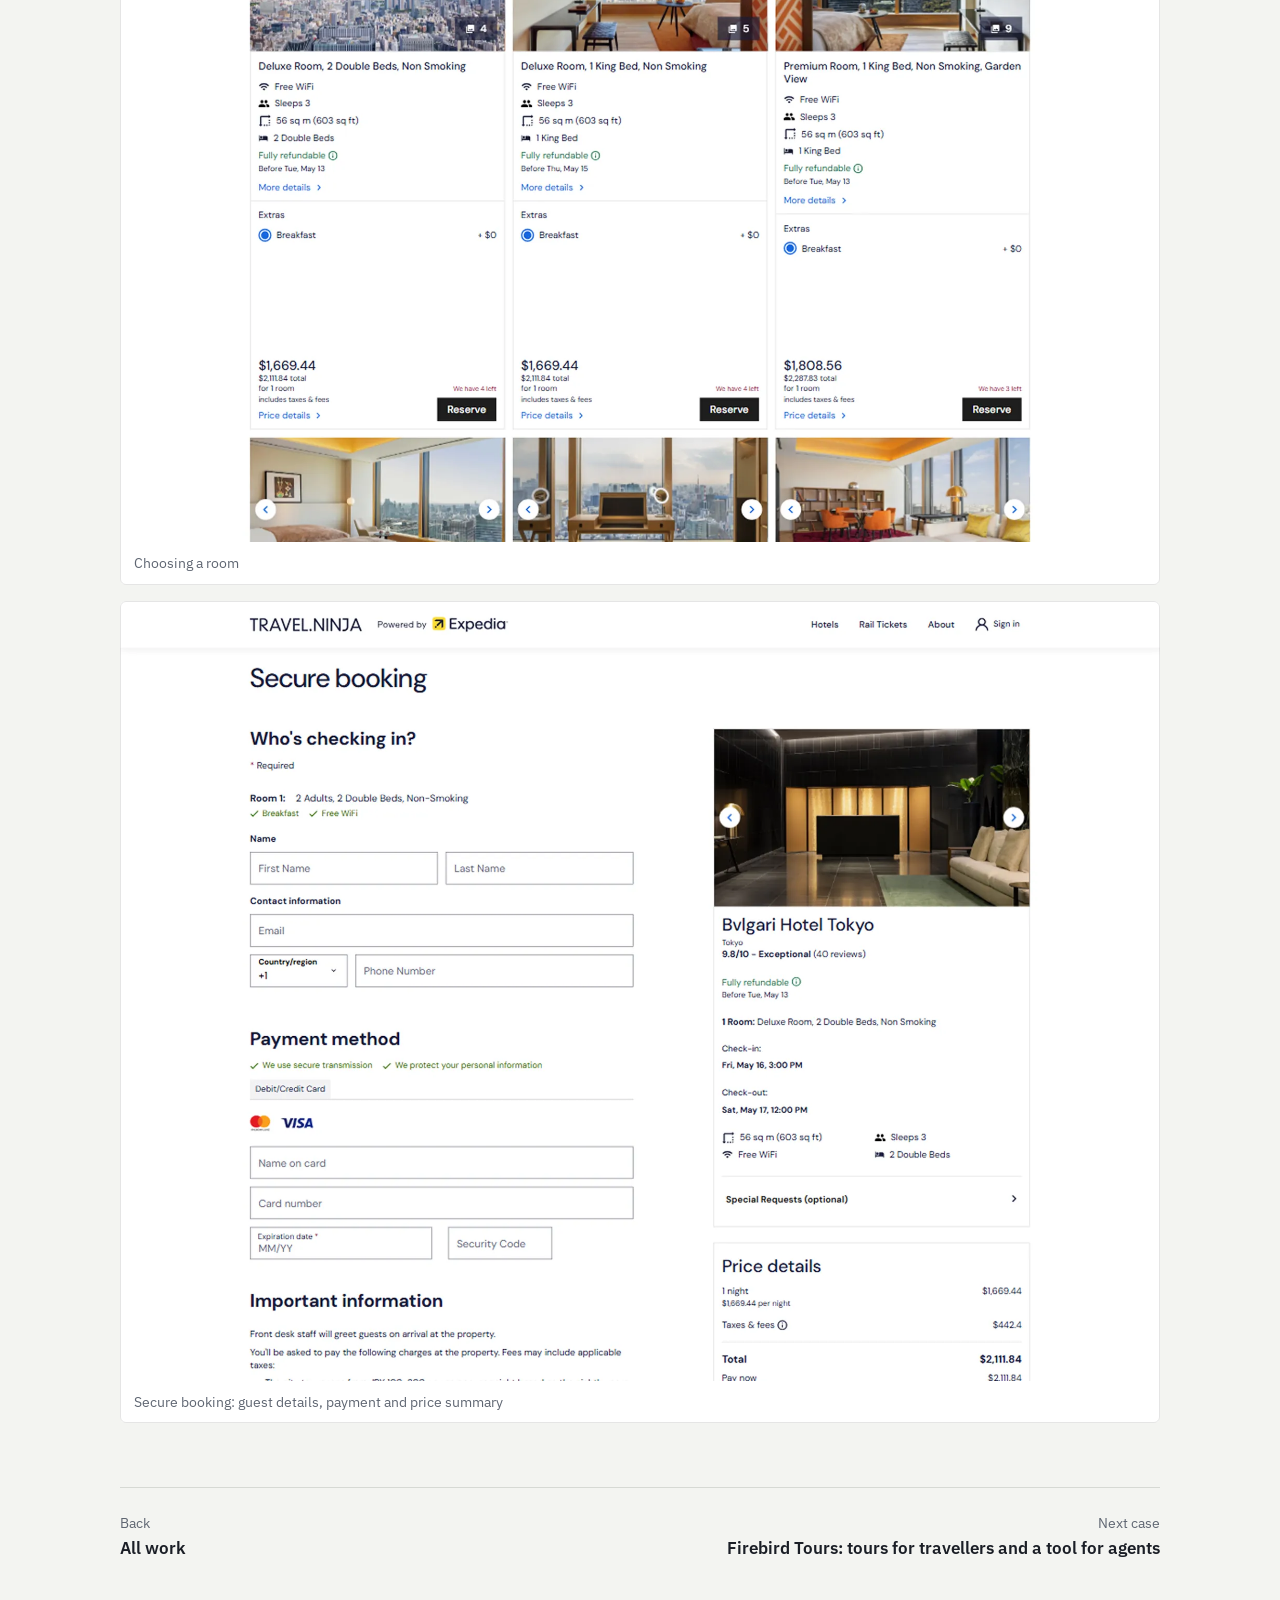
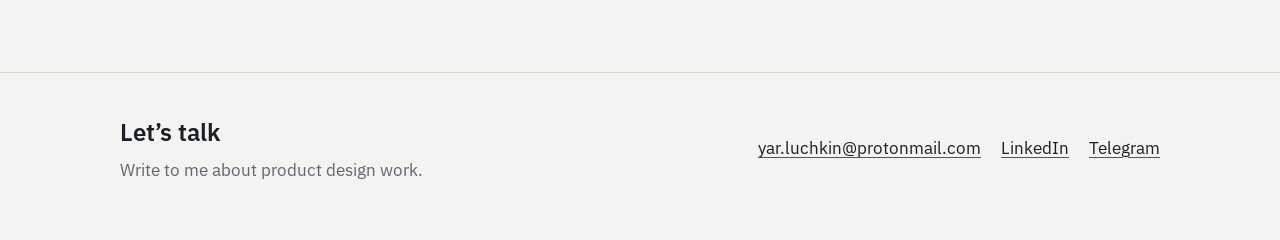
<file: work/travel-ninja/index.html>
<!doctype html>
<html lang="en">
<head>
<meta charset="utf-8">
<meta name="viewport" content="width=device-width, initial-scale=1">
<title>Travel Ninja: hotel booking built from scratch | Yar Luchkin</title>
<meta name="description" content="A new hotel booking service for the Rail Ninja family: from search and the hotel page to choosing a room and paying.">
<meta property="og:title" content="Travel Ninja: hotel booking built from scratch | Yar Luchkin">
<meta property="og:description" content="A new hotel booking service for the Rail Ninja family: from search and the hotel page to choosing a room and paying.">
<meta property="og:type" content="website">
<meta property="og:url" content="https://ceoofdesign.github.io/work/travel-ninja/">
<meta property="og:image" content="https://framerusercontent.com/images/vSUKcOv5HLFiU26d20RjwUamEXE.png?scale-down-to=1200">
<link rel="icon" href="../../assets/favicon.svg" type="image/svg+xml">
<link rel="preconnect" href="https://fonts.googleapis.com">
<link rel="preconnect" href="https://fonts.gstatic.com" crossorigin>
<link href="https://fonts.googleapis.com/css2?family=IBM+Plex+Sans:wght@400;600;700&family=IBM+Plex+Sans+JP:wght@400;600;700&display=swap" rel="stylesheet">
<link rel="stylesheet" href="../../assets/site.css">
</head>
<body>
<a class="skip" href="#main">Skip to content</a>
<header class="site-head"><div class="wrap">
  <a class="brand" href="../../">Yar Luchkin</a>
  <nav class="site-nav" aria-label="Main">
    <a href="../../#work">Work</a>
    <a href="../../#talks">Talks</a>
    <a href="../../#experience">Experience</a>
    <a href="../../#about">About</a>
    <a href="mailto:yar.luchkin@protonmail.com">Email</a>
  </nav>
</div></header>
<main id="main">
<div class="wrap">
<header class="case-head">
  <p class="crumb"><a href="../../#work">Work</a></p>
  <h1>Travel Ninja: hotel booking built from scratch</h1>
  <p class="lede">I designed Travel Ninja, the group’s new hotel booking service, end to end: search, hotel pages, rooms and checkout.</p>
  <dl class="case-meta">
    <div><dt>Company</dt><dd>Firebird Tours group</dd></div>
    <div><dt>Period</dt><dd>2023–2026</dd></div>
    <div><dt>My role</dt><dd>Product designer</dd></div>
    <div><dt>Team</dt><dd>Business analysts, developers</dd></div>
  </dl>
</header>
<figure class="case-cover"><img src="../../assets/img/travel-ninja/cover.webp" srcset="../../assets/img/travel-ninja/cover-1000.webp 1000w, ../../assets/img/travel-ninja/cover.webp 2000w" sizes="(max-width: 820px) 100vw, 1080px" alt="Travel Ninja home page with hotel search" width="1600" height="1200" fetchpriority="high"></figure>
<div class="case-body">
  <h2>Context</h2>
  <div class="block"><p>Rail Ninja customers already booked trains through the group. Travel Ninja added hotels, with inventory from Expedia, so travellers could plan the rest of the trip in the same place.</p></div>
  <h2>Problem</h2>
  <div class="block"><p>A hotel search has to show a lot at once: price, location, rating, room types and the rules of each rate. People compare many options and leave if paying feels risky.</p></div>
  <h2>What I did</h2>
  <div class="block"><ul><li><strong>Search.</strong> Results list with a map, filters by price, rating and property type, and clear total prices.</li><li><strong>Hotel page.</strong> Gallery, amenities, location and reviews in one view, with the reserve button always in reach.</li><li><strong>Rooms.</strong> Room cards that show beds, size, view and cancellation rules side by side.</li><li><strong>Checkout.</strong> A one-page booking form with the order summary next to it and a clear breakdown of taxes and fees.</li></ul></div>
  <h2>Outcome</h2>
  <div class="block"><p>These are my original designs. The live site at travel.ninja has changed since then.</p></div>
</div>
<div class="gallery">
  <figure class="wide"><img src="../../assets/img/travel-ninja/home.webp" srcset="../../assets/img/travel-ninja/home-1000.webp 1000w, ../../assets/img/travel-ninja/home.webp 2000w" sizes="(max-width: 820px) 100vw, 1080px" alt="Home page with search and popular destinations" loading="lazy" width="1600" height="1200"><figcaption>Home page with search and popular destinations</figcaption></figure>
  <figure class="wide"><img src="../../assets/img/travel-ninja/search.webp" srcset="../../assets/img/travel-ninja/search-1000.webp 1000w, ../../assets/img/travel-ninja/search.webp 2000w" sizes="(max-width: 820px) 100vw, 1080px" alt="Search results for Tokyo with filters and a map" loading="lazy" width="1600" height="1200"><figcaption>Search results for Tokyo with filters and a map</figcaption></figure>
  <figure class="wide"><img src="../../assets/img/travel-ninja/hotel.webp" srcset="../../assets/img/travel-ninja/hotel-1000.webp 1000w, ../../assets/img/travel-ninja/hotel.webp 2000w" sizes="(max-width: 820px) 100vw, 1080px" alt="Hotel page: gallery, amenities and location" loading="lazy" width="1600" height="1200"><figcaption>Hotel page: gallery, amenities and location</figcaption></figure>
  <figure class="wide"><img src="../../assets/img/travel-ninja/rooms.webp" srcset="../../assets/img/travel-ninja/rooms-1000.webp 1000w, ../../assets/img/travel-ninja/rooms.webp 2000w" sizes="(max-width: 820px) 100vw, 1080px" alt="Choosing a room" loading="lazy" width="1600" height="1200"><figcaption>Choosing a room</figcaption></figure>
  <figure class="wide"><img src="../../assets/img/travel-ninja/checkout.webp" srcset="../../assets/img/travel-ninja/checkout-1000.webp 1000w, ../../assets/img/travel-ninja/checkout.webp 2000w" sizes="(max-width: 820px) 100vw, 1080px" alt="Secure booking: guest details, payment and price summary" loading="lazy" width="1600" height="1200"><figcaption>Secure booking: guest details, payment and price summary</figcaption></figure>
</div>
<nav class="next" aria-label="More work">
  <a href="../../#work"><small>Back</small>All work</a>
  <a href="../firebird-tours/" style="text-align:right"><small>Next case</small>Firebird Tours: tours for travellers and a tool for agents</a>
</nav>
</div>
</main>
<footer class="site-foot" id="contact"><div class="wrap">
  <div>
    <h2>Let’s talk</h2>
    <p>Write to me about product design work.</p>
  </div>
  <div class="links">
    <a href="mailto:yar.luchkin@protonmail.com">yar.luchkin@protonmail.com</a>
    <a href="https://www.linkedin.com/in/yar-luchkin/">LinkedIn</a>
    <a href="https://t.me/ceoofdesign">Telegram</a>
  </div>
</div></footer>
</body>
</html>
</file>
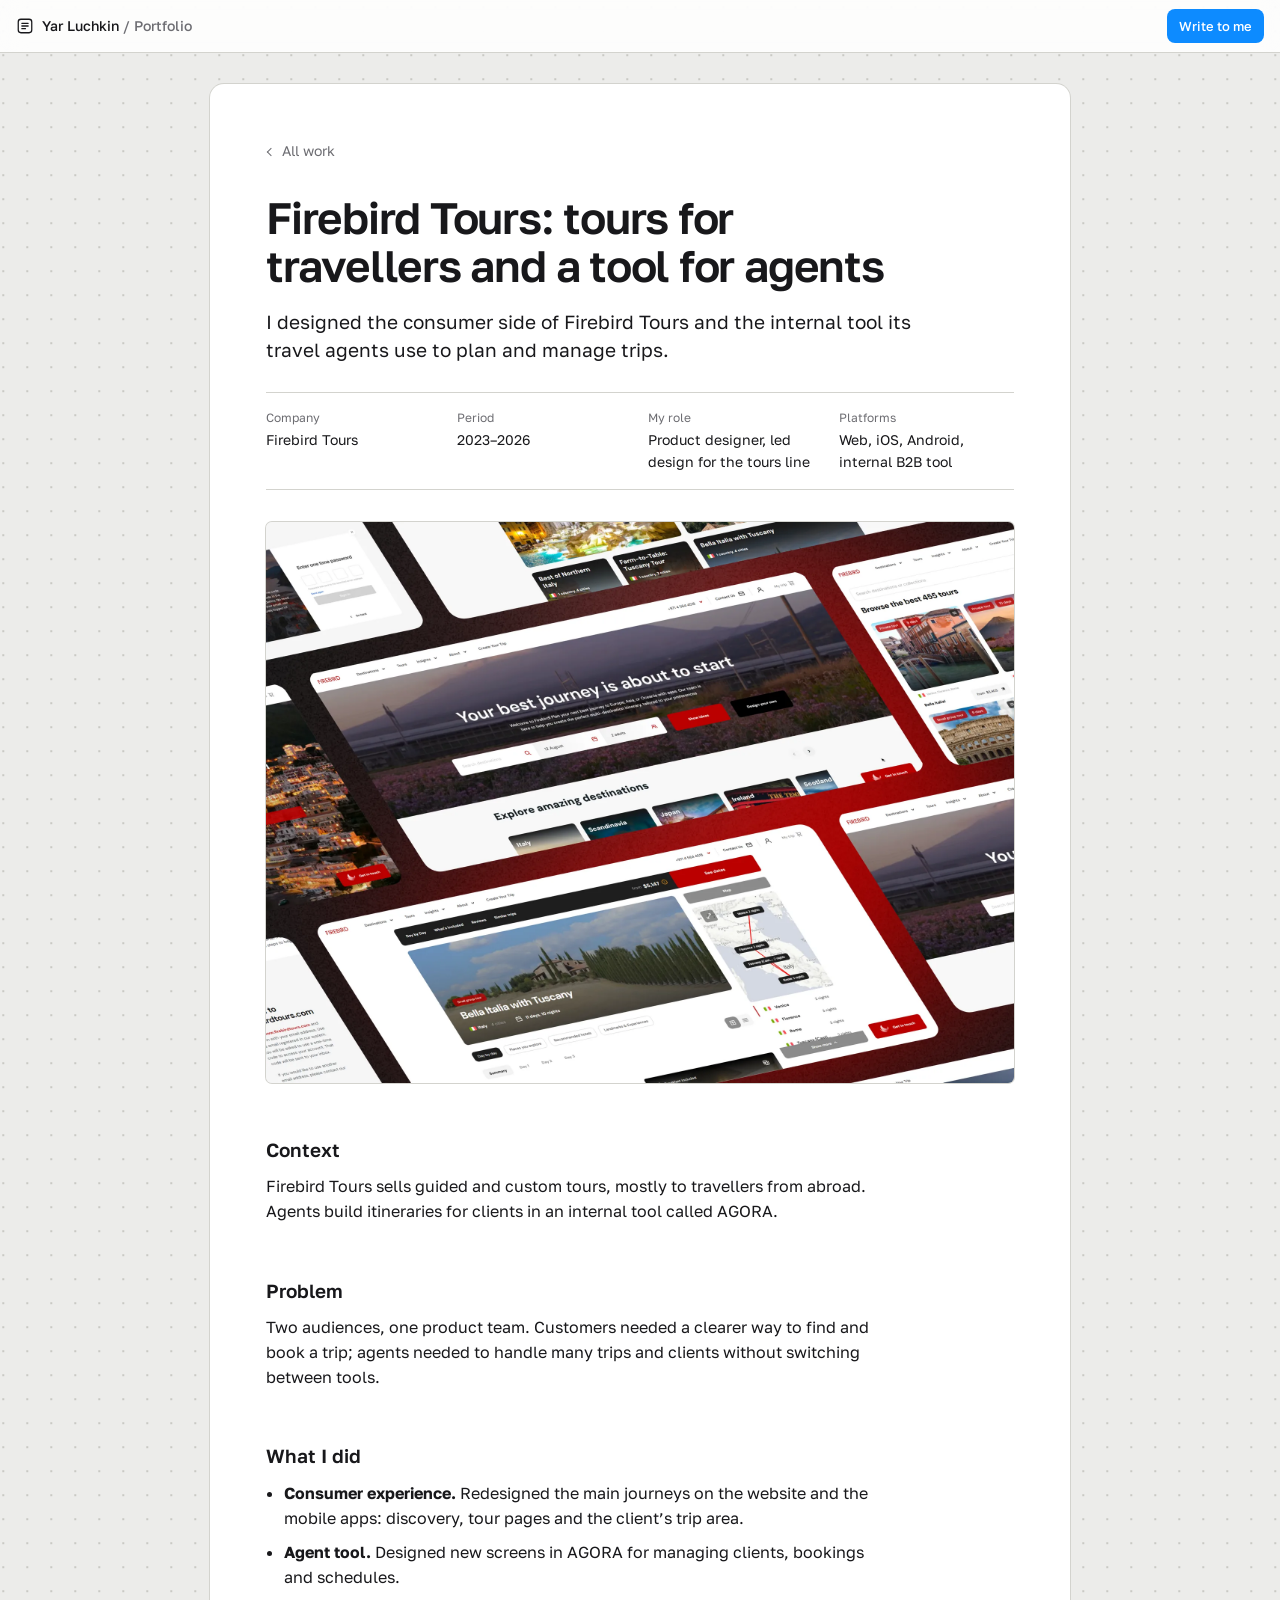
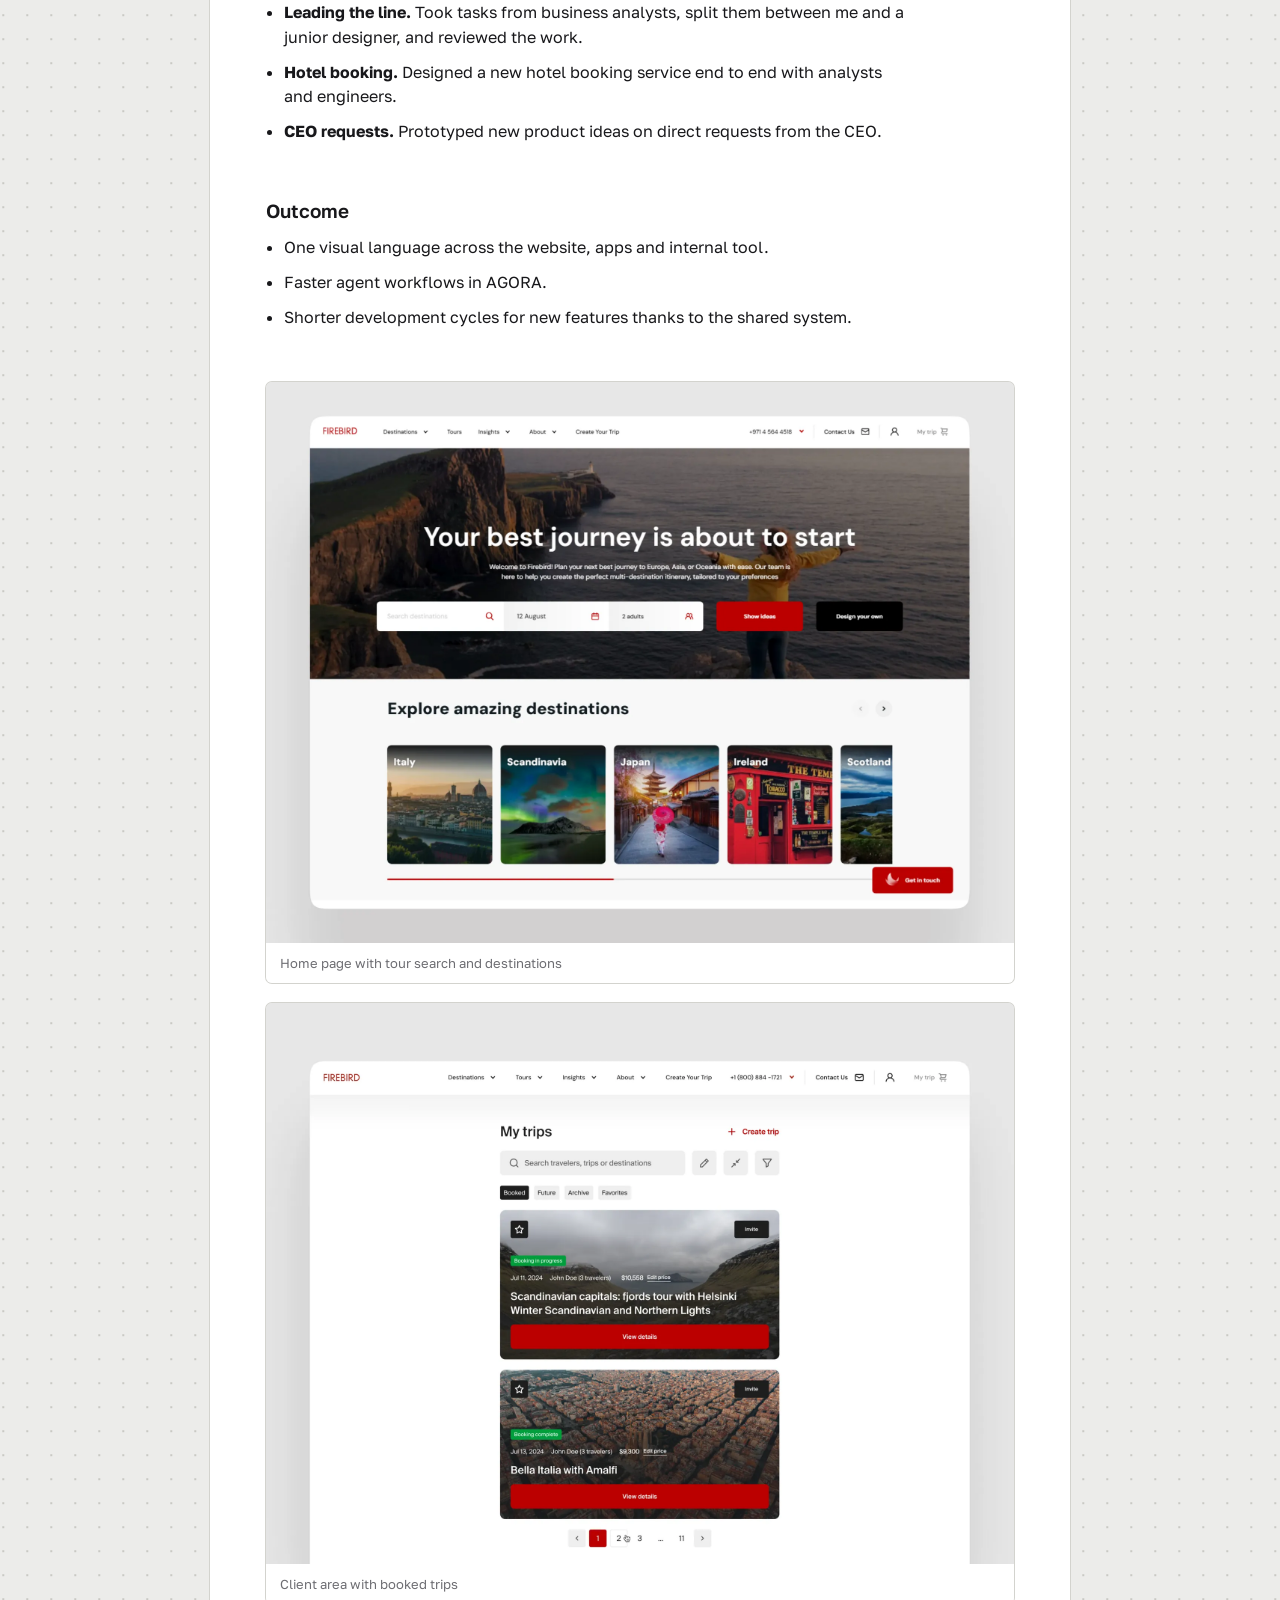
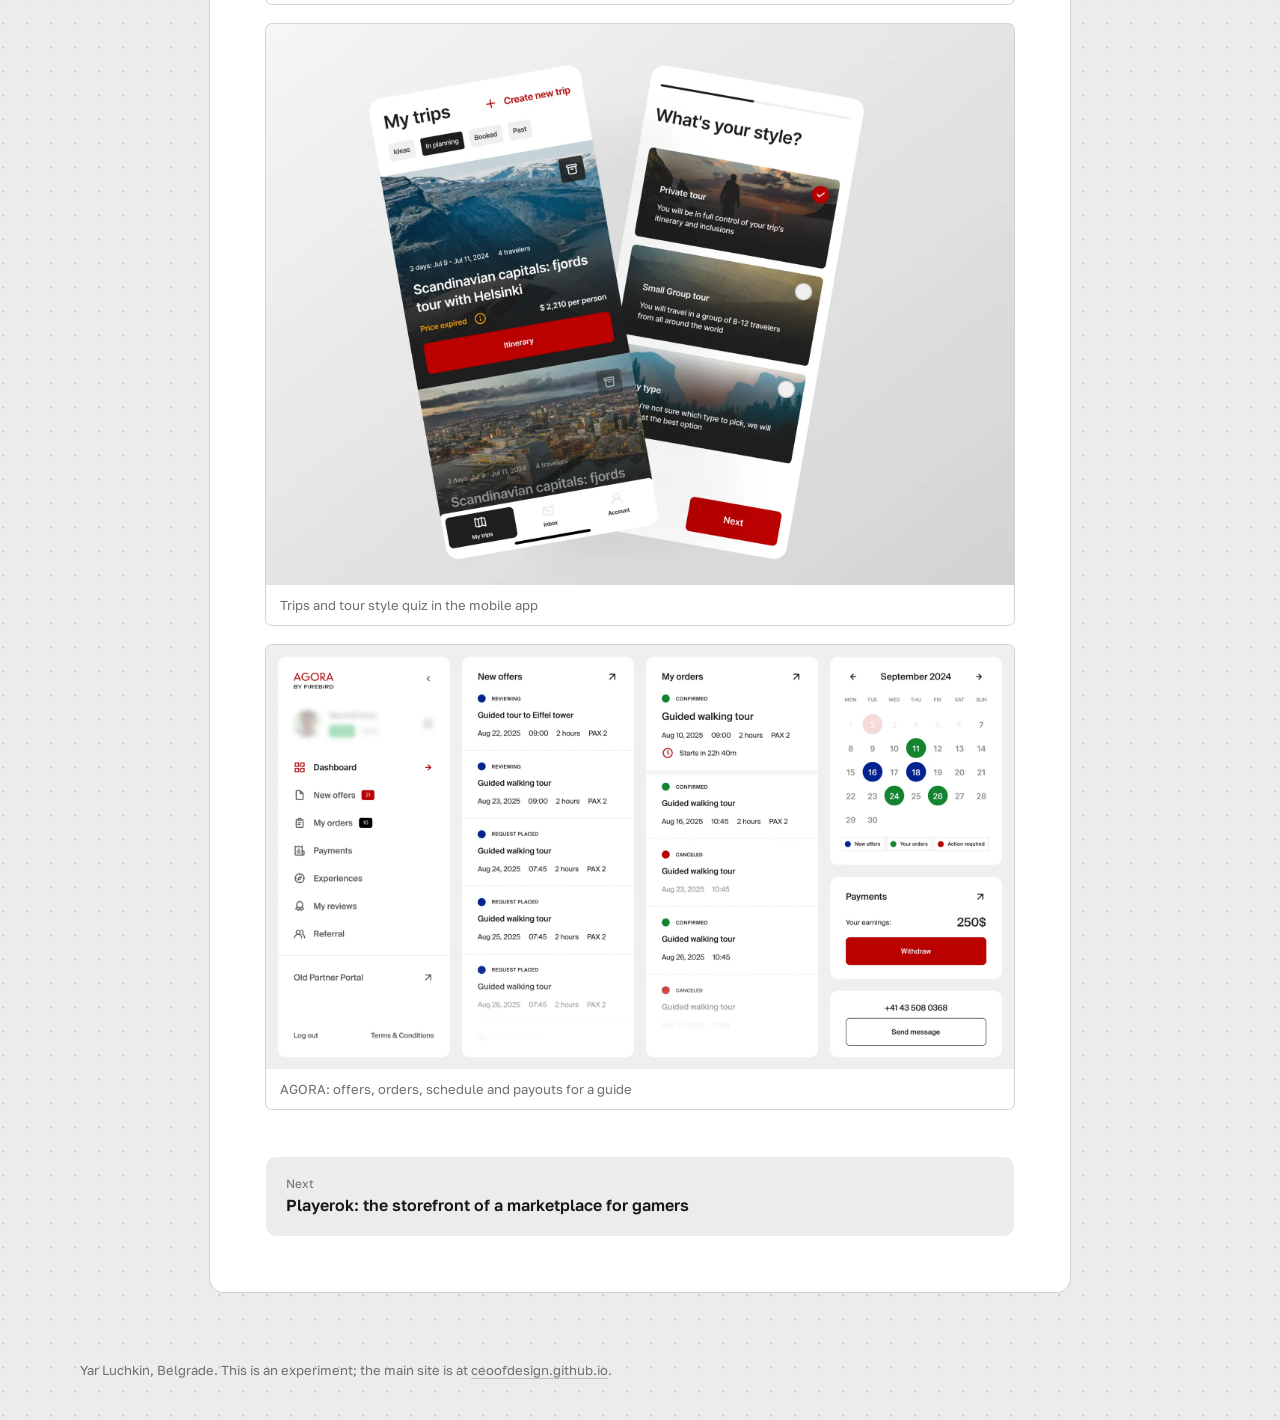
<file: lab/work/firebird-tours/index.html>
<!doctype html>
<html lang="en">
<head>
<meta charset="utf-8">
<meta name="viewport" content="width=device-width, initial-scale=1">
<title>Firebird Tours: tours for travellers and a tool for agents | Yar Luchkin</title>
<meta name="description" content="Consumer website and apps for booking tours, plus AGORA, the internal tool travel agents work in every day.">
<meta name="robots" content="noindex">
<link rel="icon" href="../../../assets/favicon.svg" type="image/svg+xml">
<link rel="preconnect" href="https://fonts.googleapis.com">
<link rel="preconnect" href="https://fonts.gstatic.com" crossorigin>
<link href="https://fonts.googleapis.com/css2?family=Golos+Text:wght@400;500;600&display=swap" rel="stylesheet">
<link href="https://fonts.googleapis.com/css2?family=Noto+Sans+JP:wght@400;500&display=swap&text=%20.134ADEFJLMNPRSTUVZabceghimnorstuwz%C3%A4%C3%BC%D0%94%D0%9A%D0%9B%D0%9E%D0%9F%D0%B0%D0%B1%D0%B4%D0%B5%D0%B7%D0%B8%D0%BA%D0%BC%D0%BD%D0%BE%D0%BF%D1%80%D1%81%D1%82%D1%83%D1%8C%E3%82%92%E3%82%B9%E3%83%88%E3%83%9C%E3%83%9D%E3%83%AA%E3%83%AB%E3%83%B3%E4%BB%98%E5%87%BA%E5%88%97%E5%88%B0%E6%97%A5%E6%9C%88%E7%99%BA%E7%9D%80%E7%A4%BA%E8%A1%A8%E8%BB%8A" rel="stylesheet">
<link rel="stylesheet" href="../../../lab/lab.css?v=b58c3fa1">
<script>document.documentElement.classList.add("js")</script>
<script src="../../../lab/lab.js?v=cf3b2bb8" defer></script>
</head>
<body class="case-page">
<a class="skip" href="#main">Skip to content</a>
<header class="bar">
  <a class="file" href="../../../lab/" data-layer="Yar Luchkin">
    <svg viewBox="0 0 20 20" aria-hidden="true"><rect x="2.5" y="2.5" width="15" height="15" rx="3"/><path d="M6.5 7h7M6.5 10h7M6.5 13h4"/></svg>
    <span>Yar Luchkin <span class="dim">/ Portfolio</span></span>
  </a>
  <span class="bar-right">
    <button class="tidy" type="button" hidden>Tidy up</button>
    <a class="share" href="mailto:yar.luchkin@protonmail.com">Write to me</a>
  </span>
</header>
<main id="main" class="canvas">

<article class="case">
  <p class="back"><a href="../../../lab/">All work</a></p>
  <h1 data-layer="Title — Text">Firebird Tours: tours for travellers and a tool for agents</h1>
  <p class="lede">I designed the consumer side of Firebird Tours and the internal tool its travel agents use to plan and manage trips.</p>
  <dl class="meta"><div><dt>Company</dt><dd>Firebird Tours</dd></div><div><dt>Period</dt><dd>2023–2026</dd></div><div><dt>My role</dt><dd>Product designer, led design for the tours line</dd></div><div><dt>Platforms</dt><dd>Web, iOS, Android, internal B2B tool</dd></div></dl>
  <figure class="cover" data-layer="Cover"><img src="../../../assets/img/firebird/cover.webp" alt="Firebird Tours website: home page, tour pages and the client area" width="1600" height="1000" fetchpriority="high"></figure>
<section class="case-sec"><h2>Context</h2><div class="prose"><p>Firebird Tours sells guided and custom tours, mostly to travellers from abroad. Agents build itineraries for clients in an internal tool called AGORA.</p></div></section>
<section class="case-sec"><h2>Problem</h2><div class="prose"><p>Two audiences, one product team. Customers needed a clearer way to find and book a trip; agents needed to handle many trips and clients without switching between tools.</p></div></section>
<section class="case-sec"><h2>What I did</h2><div class="prose"><ul><li><strong>Consumer experience.</strong> Redesigned the main journeys on the website and the mobile apps: discovery, tour pages and the client’s trip area.</li><li><strong>Agent tool.</strong> Designed new screens in AGORA for managing clients, bookings and schedules.</li><li><strong>Leading the line.</strong> Took tasks from business analysts, split them between me and a junior designer, and reviewed the work.</li><li><strong>Hotel booking.</strong> Designed a new hotel booking service end to end with analysts and engineers.</li><li><strong>CEO requests.</strong> Prototyped new product ideas on direct requests from the CEO.</li></ul></div></section>
<section class="case-sec"><h2>Outcome</h2><div class="prose"><ul><li>One visual language across the website, apps and internal tool.</li><li>Faster agent workflows in AGORA.</li><li>Shorter development cycles for new features thanks to the shared system.</li></ul></div></section>
  <div class="gallery">
<figure data-layer="Home page with tour search and destinations"><img src="../../../assets/img/firebird/home.webp" alt="Home page with tour search and destinations" loading="lazy" width="1600" height="1000"><figcaption>Home page with tour search and destinations</figcaption></figure>
<figure data-layer="Client area with booked trips"><img src="../../../assets/img/firebird/trips.webp" alt="Client area with booked trips" loading="lazy" width="1600" height="1000"><figcaption>Client area with booked trips</figcaption></figure>
<figure data-layer="Trips and tour style quiz in the mobile app"><img src="../../../assets/img/firebird/mobile.webp" alt="Trips and tour style quiz in the mobile app" loading="lazy" width="1600" height="1000"><figcaption>Trips and tour style quiz in the mobile app</figcaption></figure>
<figure data-layer="AGORA: offers, orders, schedule and payouts for a guide"><img src="../../../assets/img/firebird/agora.webp" alt="AGORA: offers, orders, schedule and payouts for a guide" loading="lazy" width="1600" height="1000"><figcaption>AGORA: offers, orders, schedule and payouts for a guide</figcaption></figure>
  </div>
  <p class="next"><a href="../playerok/"><span class="dim">Next</span> Playerok: the storefront of a marketplace for gamers</a></p>
</article>
</main>
<footer class="foot">
  <p>Yar Luchkin, Belgrade. This is an experiment; the main site is at <a href="https://ceoofdesign.github.io/">ceoofdesign.github.io</a>.</p>
</footer>
<div class="sel" aria-hidden="true"><i></i><i></i><i></i><i></i><span class="sel-tag"></span></div>
<div class="tip" aria-hidden="true"></div>
<div class="yar" aria-hidden="true">
  <svg viewBox="0 0 24 24"><path d="M4 3l15 7.5-6.6 1.8L9.6 19z"/></svg>
  <span class="yar-name">Yar</span><span class="yar-say"></span>
</div>
</body>
</html>
</file>
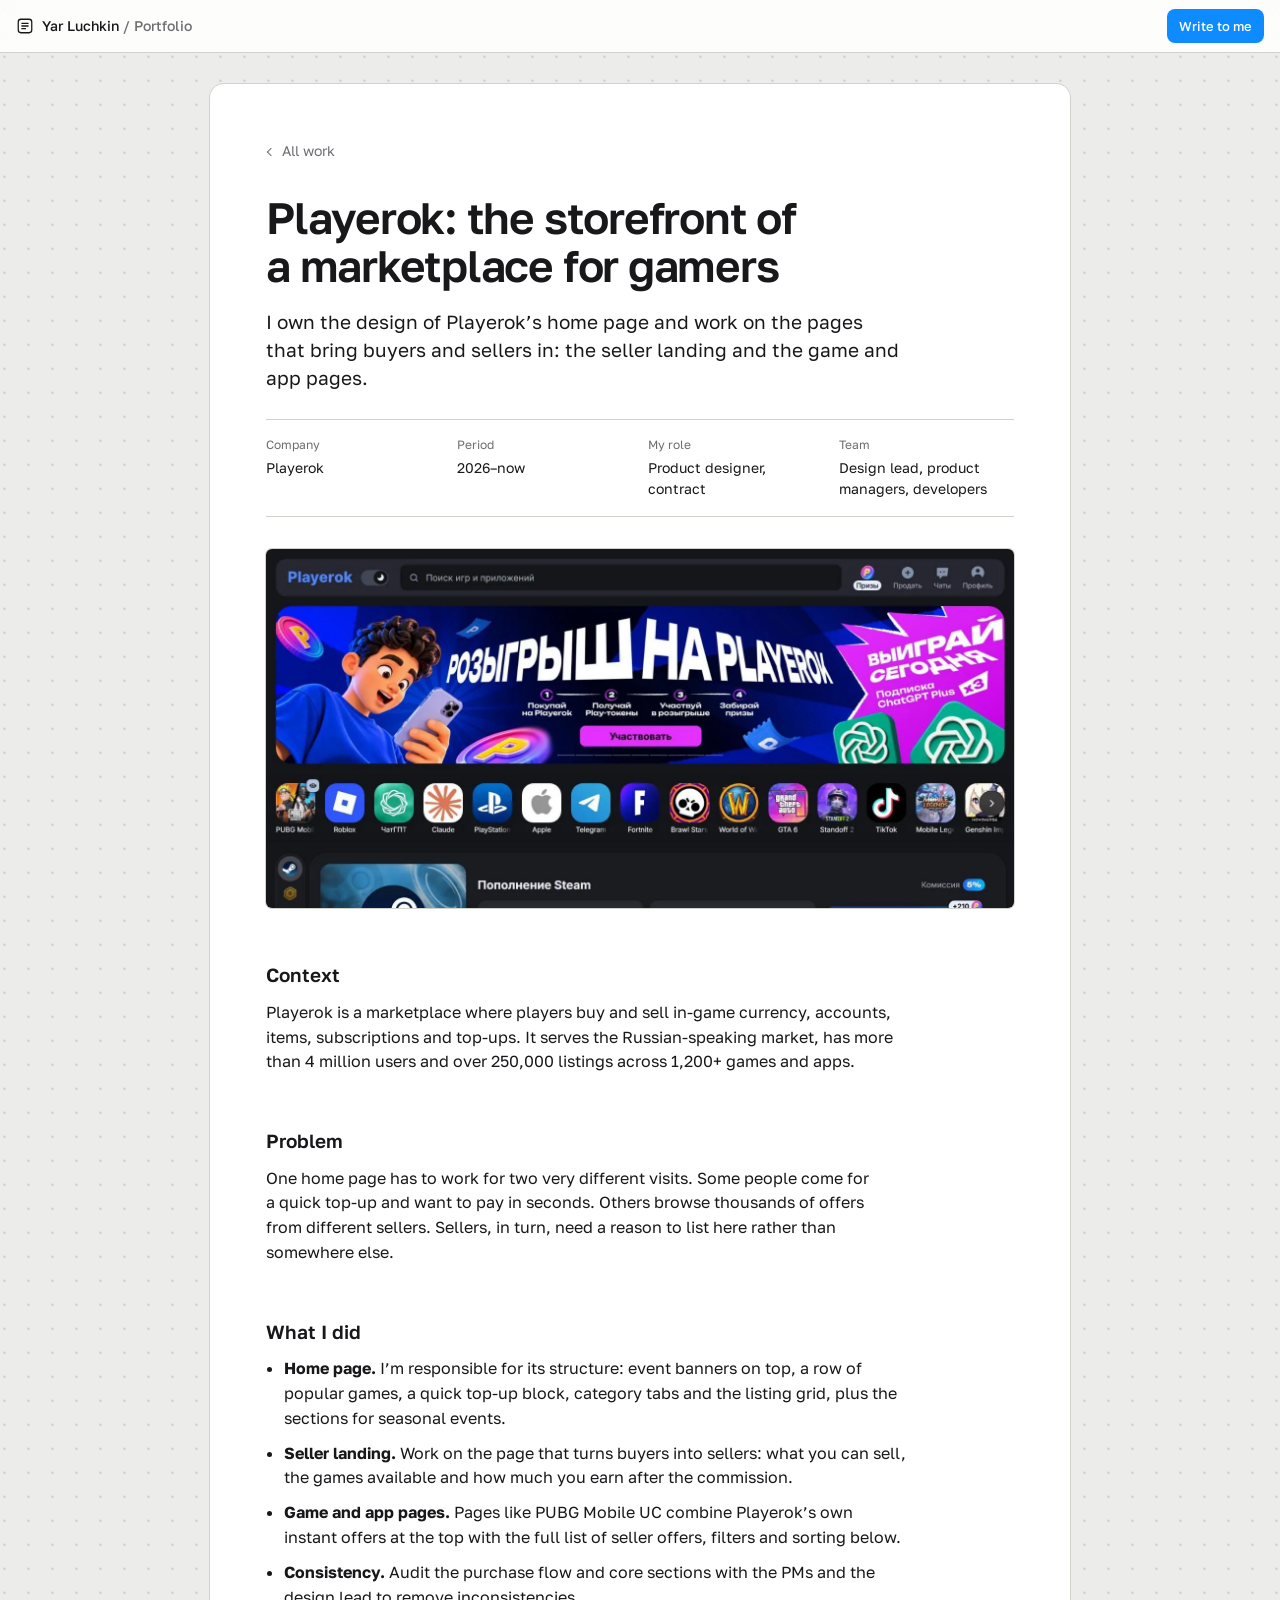
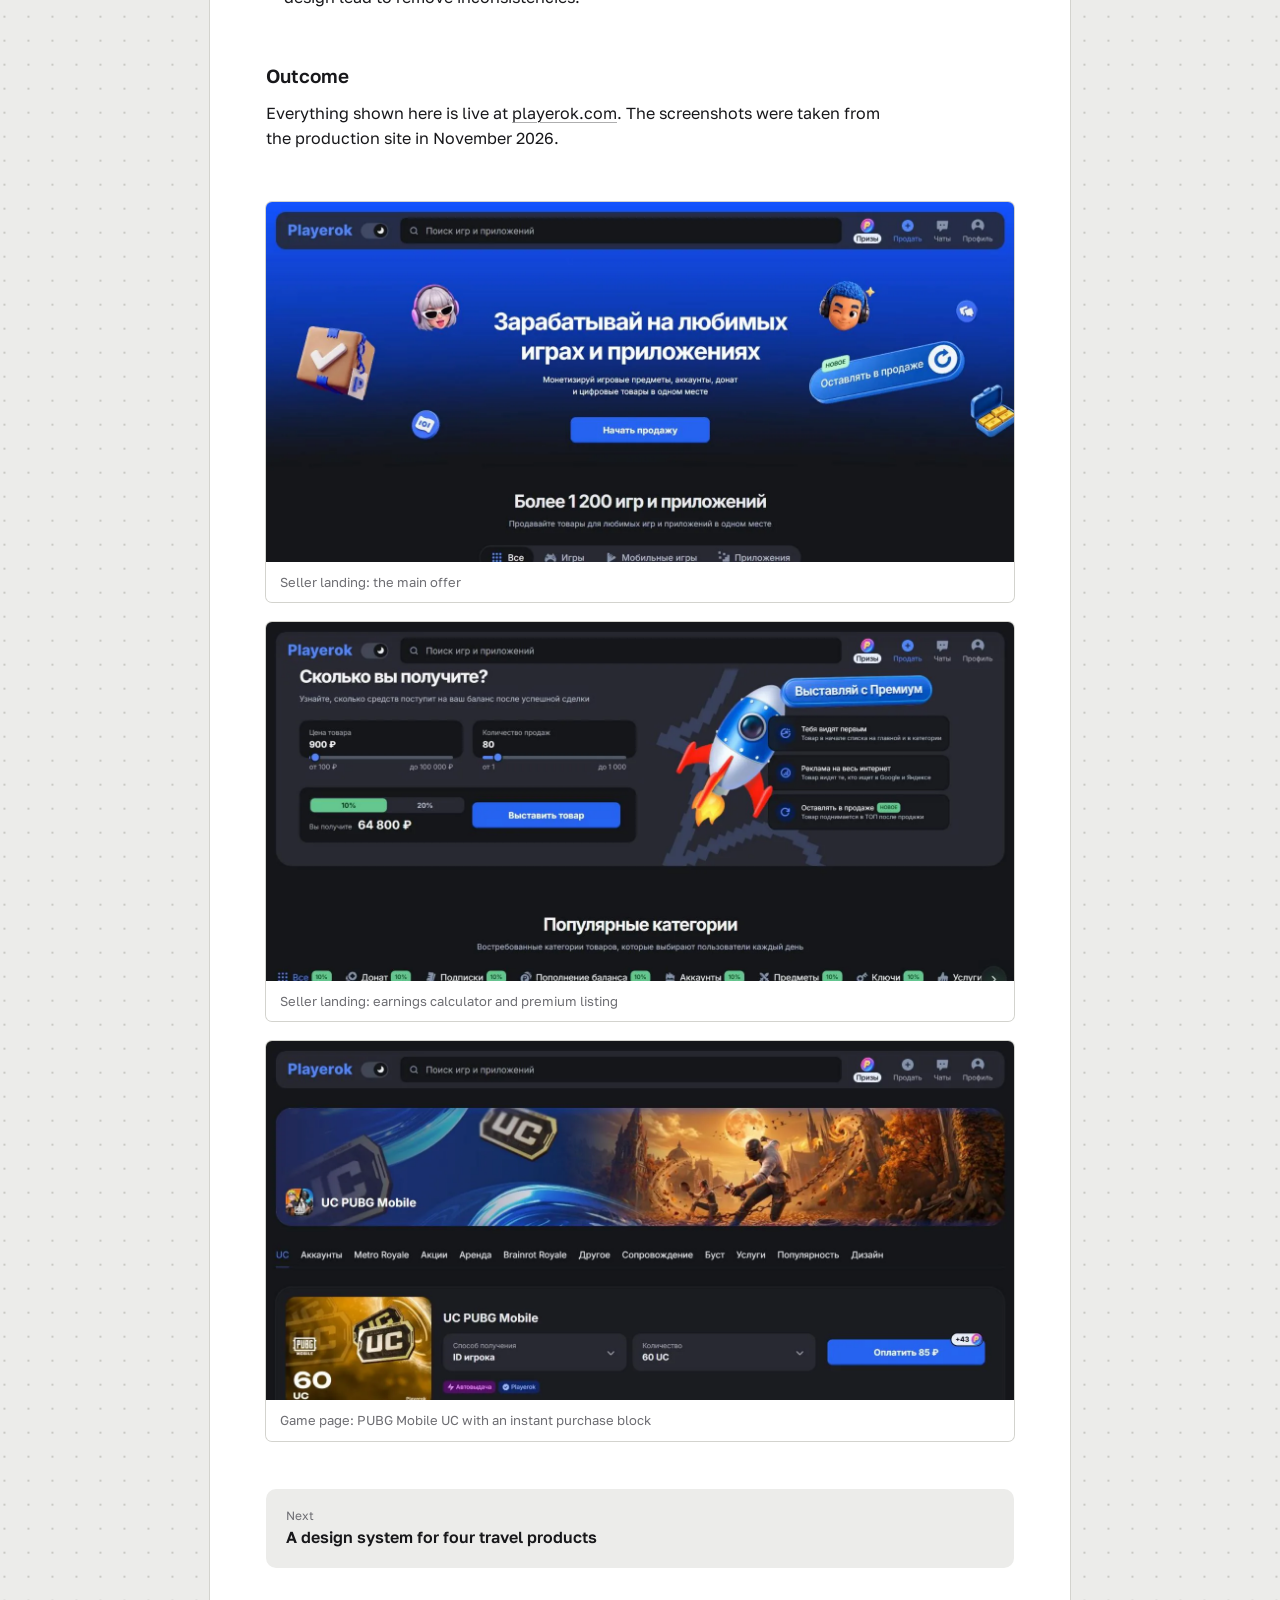
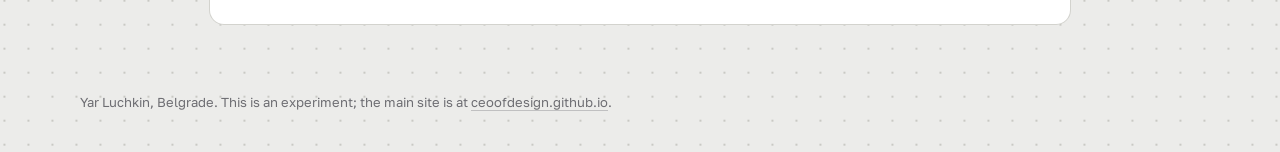
<file: lab/work/playerok/index.html>
<!doctype html>
<html lang="en">
<head>
<meta charset="utf-8">
<meta name="viewport" content="width=device-width, initial-scale=1">
<title>Playerok: the storefront of a marketplace for gamers | Yar Luchkin</title>
<meta name="description" content="The home page, seller landing and game pages of a C2C marketplace for in-game items, accounts and top-ups with 4M+ users.">
<meta name="robots" content="noindex">
<link rel="icon" href="../../../assets/favicon.svg" type="image/svg+xml">
<link rel="preconnect" href="https://fonts.googleapis.com">
<link rel="preconnect" href="https://fonts.gstatic.com" crossorigin>
<link href="https://fonts.googleapis.com/css2?family=Golos+Text:wght@400;500;600&display=swap" rel="stylesheet">
<link href="https://fonts.googleapis.com/css2?family=Noto+Sans+JP:wght@400;500&display=swap&text=%20.134ADEFJLMNPRSTUVZabceghimnorstuwz%C3%A4%C3%BC%D0%94%D0%9A%D0%9B%D0%9E%D0%9F%D0%B0%D0%B1%D0%B4%D0%B5%D0%B7%D0%B8%D0%BA%D0%BC%D0%BD%D0%BE%D0%BF%D1%80%D1%81%D1%82%D1%83%D1%8C%E3%82%92%E3%82%B9%E3%83%88%E3%83%9C%E3%83%9D%E3%83%AA%E3%83%AB%E3%83%B3%E4%BB%98%E5%87%BA%E5%88%97%E5%88%B0%E6%97%A5%E6%9C%88%E7%99%BA%E7%9D%80%E7%A4%BA%E8%A1%A8%E8%BB%8A" rel="stylesheet">
<link rel="stylesheet" href="../../../lab/lab.css?v=b58c3fa1">
<script>document.documentElement.classList.add("js")</script>
<script src="../../../lab/lab.js?v=cf3b2bb8" defer></script>
</head>
<body class="case-page">
<a class="skip" href="#main">Skip to content</a>
<header class="bar">
  <a class="file" href="../../../lab/" data-layer="Yar Luchkin">
    <svg viewBox="0 0 20 20" aria-hidden="true"><rect x="2.5" y="2.5" width="15" height="15" rx="3"/><path d="M6.5 7h7M6.5 10h7M6.5 13h4"/></svg>
    <span>Yar Luchkin <span class="dim">/ Portfolio</span></span>
  </a>
  <span class="bar-right">
    <button class="tidy" type="button" hidden>Tidy up</button>
    <a class="share" href="mailto:yar.luchkin@protonmail.com">Write to me</a>
  </span>
</header>
<main id="main" class="canvas">

<article class="case">
  <p class="back"><a href="../../../lab/">All work</a></p>
  <h1 data-layer="Title — Text">Playerok: the storefront of a marketplace for gamers</h1>
  <p class="lede">I own the design of Playerok’s home page and work on the pages that bring buyers and sellers in: the seller landing and the game and app pages.</p>
  <dl class="meta"><div><dt>Company</dt><dd>Playerok</dd></div><div><dt>Period</dt><dd>2026–now</dd></div><div><dt>My role</dt><dd>Product designer, contract</dd></div><div><dt>Team</dt><dd>Design lead, product managers, developers</dd></div></dl>
  <figure class="cover" data-layer="Cover"><img src="../../../assets/img/playerok/home.webp" alt="Playerok home page with a prize draw banner and a row of games" width="1600" height="1000" fetchpriority="high"></figure>
<section class="case-sec"><h2>Context</h2><div class="prose"><p>Playerok is a marketplace where players buy and sell in-game currency, accounts, items, subscriptions and top-ups. It serves the Russian-speaking market, has more than 4 million users and over 250,000 listings across 1,200+ games and apps.</p></div></section>
<section class="case-sec"><h2>Problem</h2><div class="prose"><p>One home page has to work for two very different visits. Some people come for a quick top-up and want to pay in seconds. Others browse thousands of offers from different sellers. Sellers, in turn, need a reason to list here rather than somewhere else.</p></div></section>
<section class="case-sec"><h2>What I did</h2><div class="prose"><ul><li><strong>Home page.</strong> I’m responsible for its structure: event banners on top, a row of popular games, a quick top-up block, category tabs and the listing grid, plus the sections for seasonal events.</li><li><strong>Seller landing.</strong> Work on the page that turns buyers into sellers: what you can sell, the games available and how much you earn after the commission.</li><li><strong>Game and app pages.</strong> Pages like PUBG Mobile UC combine Playerok’s own instant offers at the top with the full list of seller offers, filters and sorting below.</li><li><strong>Consistency.</strong> Audit the purchase flow and core sections with the PMs and the design lead to remove inconsistencies.</li></ul></div></section>
<section class="case-sec"><h2>Outcome</h2><div class="prose"><p>Everything shown here is live at <a href="https://playerok.com/">playerok.com</a>. The screenshots were taken from the production site in November 2026.</p></div></section>
  <div class="gallery">
<figure data-layer="Seller landing: the main offer"><img src="../../../assets/img/playerok/seller.webp" alt="Seller landing: the main offer" loading="lazy" width="1600" height="1000"><figcaption>Seller landing: the main offer</figcaption></figure>
<figure data-layer="Seller landing: earnings calculator and premium listing"><img src="../../../assets/img/playerok/seller-calc.webp" alt="Seller landing: earnings calculator and premium listing" loading="lazy" width="1600" height="1000"><figcaption>Seller landing: earnings calculator and premium listing</figcaption></figure>
<figure data-layer="Game page: PUBG Mobile UC with an instant purchase block"><img src="../../../assets/img/playerok/category.webp" alt="Game page: PUBG Mobile UC with an instant purchase block" loading="lazy" width="1600" height="1000"><figcaption>Game page: PUBG Mobile UC with an instant purchase block</figcaption></figure>
  </div>
  <p class="next"><a href="../design-system/"><span class="dim">Next</span> A design system for four travel products</a></p>
</article>
</main>
<footer class="foot">
  <p>Yar Luchkin, Belgrade. This is an experiment; the main site is at <a href="https://ceoofdesign.github.io/">ceoofdesign.github.io</a>.</p>
</footer>
<div class="sel" aria-hidden="true"><i></i><i></i><i></i><i></i><span class="sel-tag"></span></div>
<div class="tip" aria-hidden="true"></div>
<div class="yar" aria-hidden="true">
  <svg viewBox="0 0 24 24"><path d="M4 3l15 7.5-6.6 1.8L9.6 19z"/></svg>
  <span class="yar-name">Yar</span><span class="yar-say"></span>
</div>
</body>
</html>
</file>
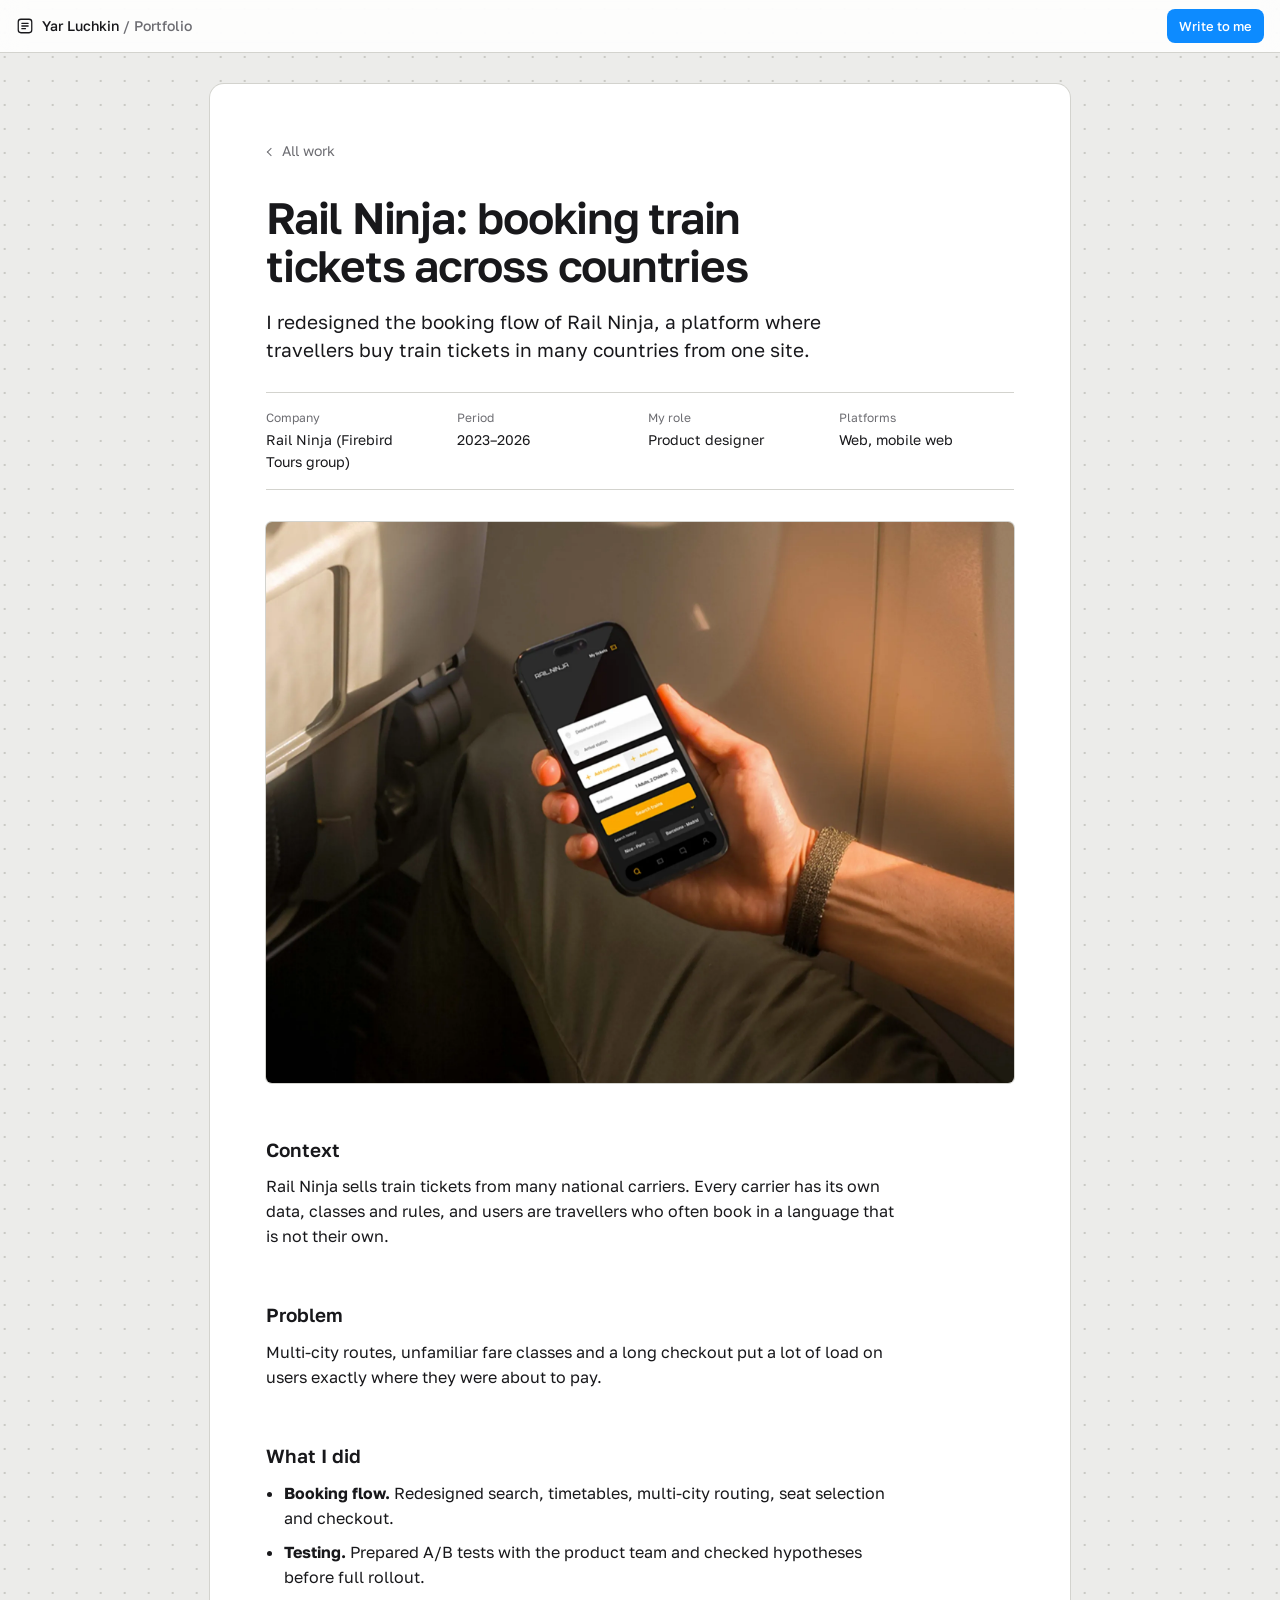
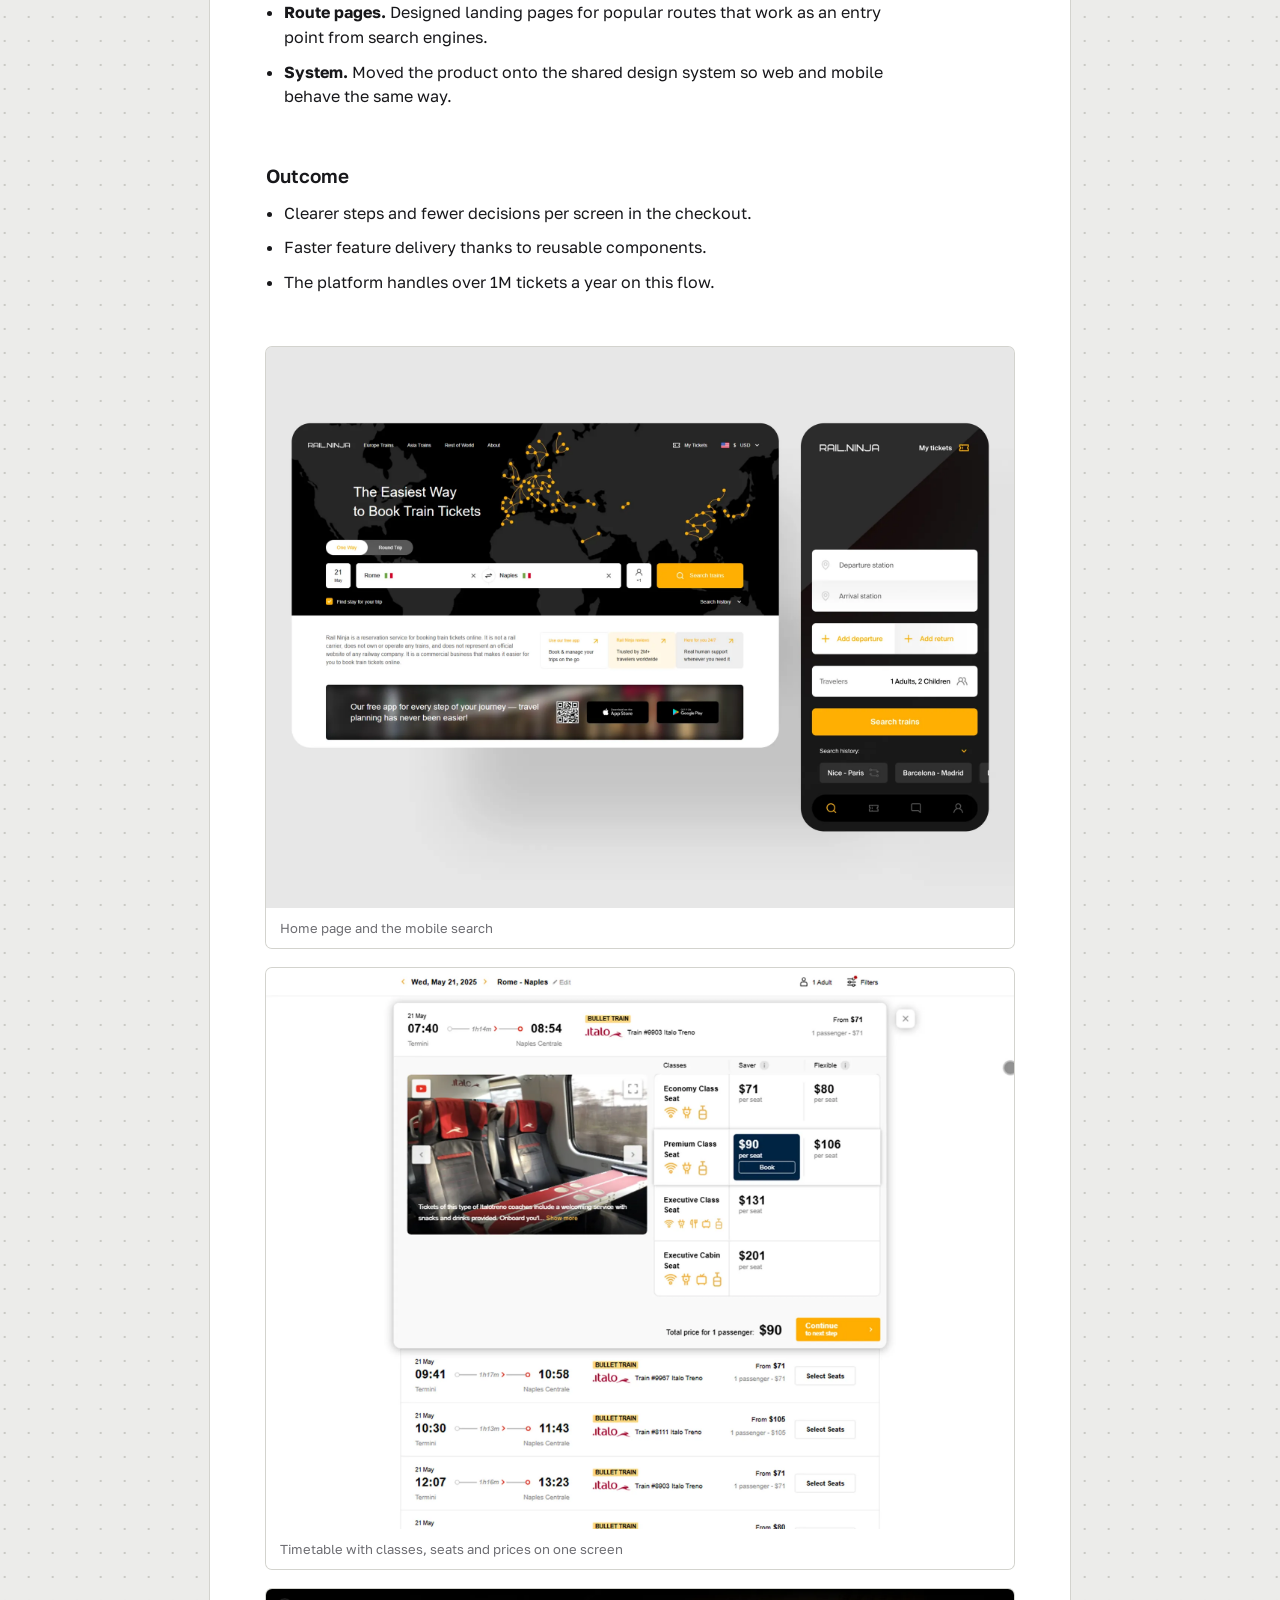
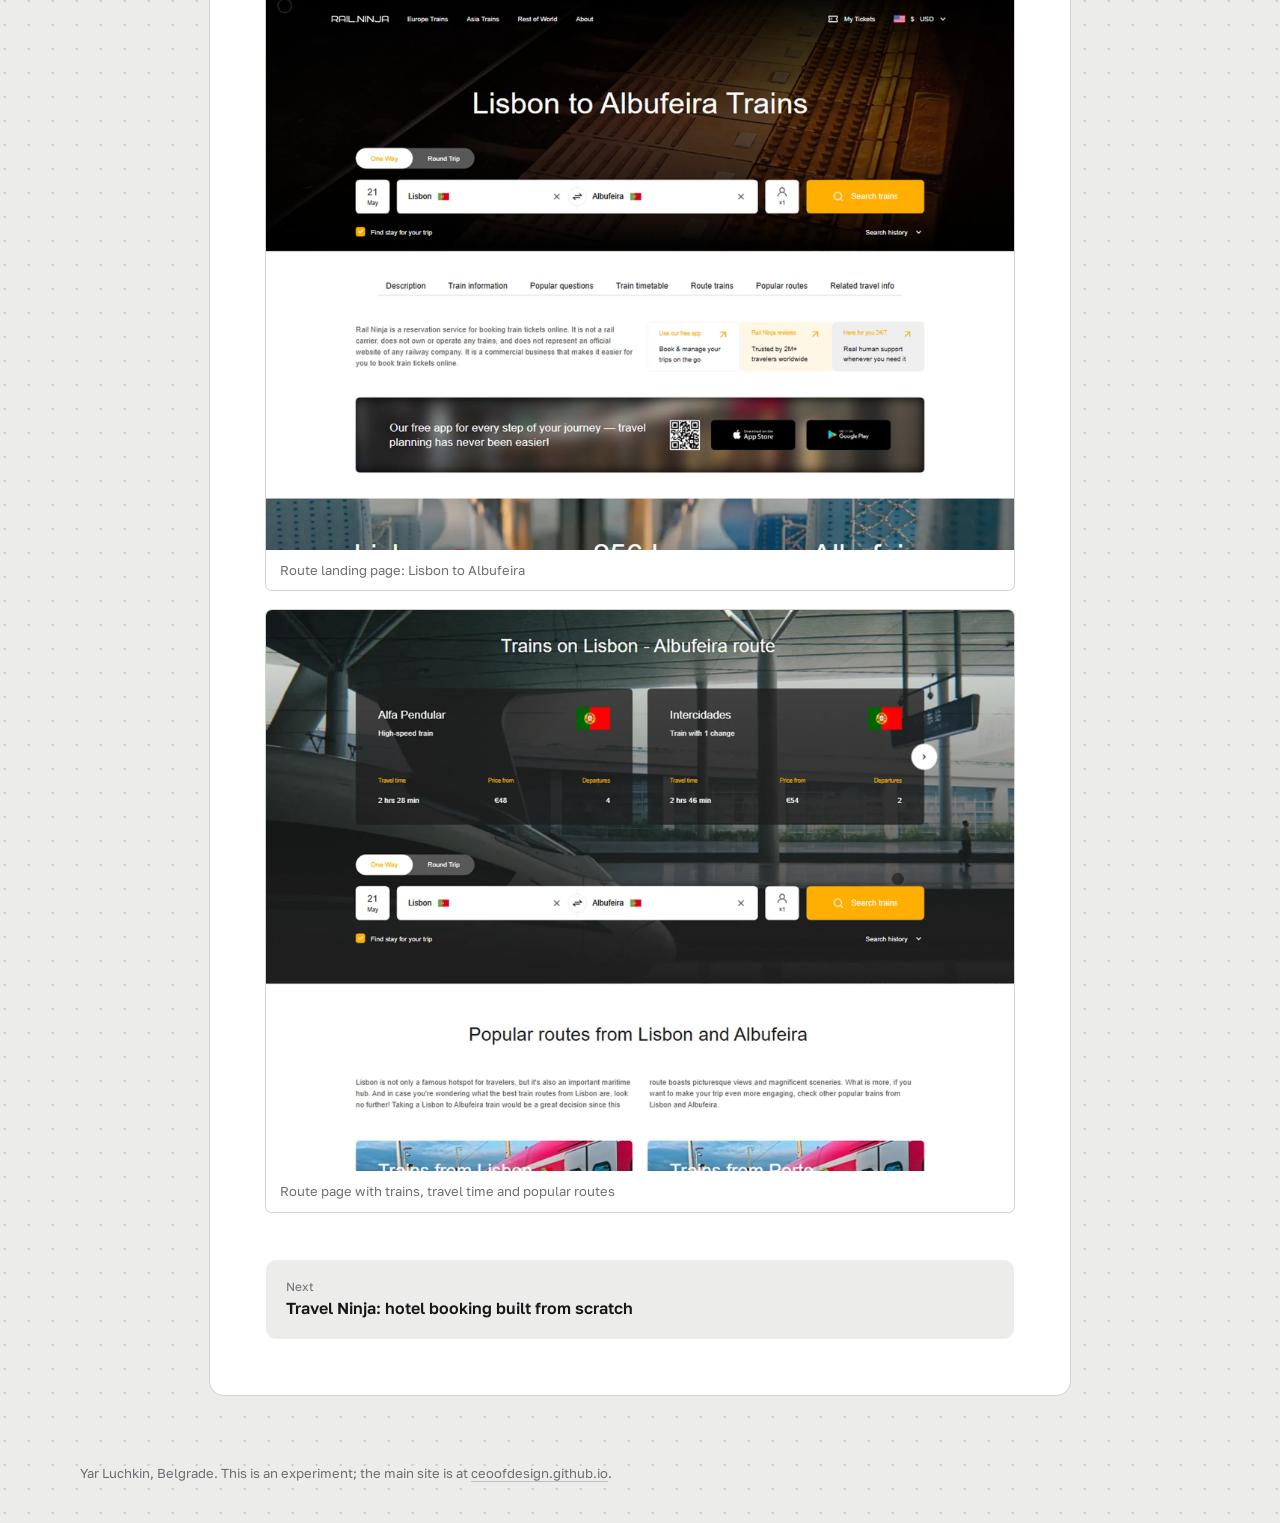
<file: lab/work/rail-ninja/index.html>
<!doctype html>
<html lang="en">
<head>
<meta charset="utf-8">
<meta name="viewport" content="width=device-width, initial-scale=1">
<title>Rail Ninja: booking train tickets across countries | Yar Luchkin</title>
<meta name="description" content="Search, timetables, seat choice and checkout for a train ticket platform handling over 1M tickets a year.">
<meta name="robots" content="noindex">
<link rel="icon" href="../../../assets/favicon.svg" type="image/svg+xml">
<link rel="preconnect" href="https://fonts.googleapis.com">
<link rel="preconnect" href="https://fonts.gstatic.com" crossorigin>
<link href="https://fonts.googleapis.com/css2?family=Golos+Text:wght@400;500;600&display=swap" rel="stylesheet">
<link href="https://fonts.googleapis.com/css2?family=Noto+Sans+JP:wght@400;500&display=swap&text=%20.134ADEFJLMNPRSTUVZabceghimnorstuwz%C3%A4%C3%BC%D0%94%D0%9A%D0%9B%D0%9E%D0%9F%D0%B0%D0%B1%D0%B4%D0%B5%D0%B7%D0%B8%D0%BA%D0%BC%D0%BD%D0%BE%D0%BF%D1%80%D1%81%D1%82%D1%83%D1%8C%E3%82%92%E3%82%B9%E3%83%88%E3%83%9C%E3%83%9D%E3%83%AA%E3%83%AB%E3%83%B3%E4%BB%98%E5%87%BA%E5%88%97%E5%88%B0%E6%97%A5%E6%9C%88%E7%99%BA%E7%9D%80%E7%A4%BA%E8%A1%A8%E8%BB%8A" rel="stylesheet">
<link rel="stylesheet" href="../../../lab/lab.css?v=b58c3fa1">
<script>document.documentElement.classList.add("js")</script>
<script src="../../../lab/lab.js?v=cf3b2bb8" defer></script>
</head>
<body class="case-page">
<a class="skip" href="#main">Skip to content</a>
<header class="bar">
  <a class="file" href="../../../lab/" data-layer="Yar Luchkin">
    <svg viewBox="0 0 20 20" aria-hidden="true"><rect x="2.5" y="2.5" width="15" height="15" rx="3"/><path d="M6.5 7h7M6.5 10h7M6.5 13h4"/></svg>
    <span>Yar Luchkin <span class="dim">/ Portfolio</span></span>
  </a>
  <span class="bar-right">
    <button class="tidy" type="button" hidden>Tidy up</button>
    <a class="share" href="mailto:yar.luchkin@protonmail.com">Write to me</a>
  </span>
</header>
<main id="main" class="canvas">

<article class="case">
  <p class="back"><a href="../../../lab/">All work</a></p>
  <h1 data-layer="Title — Text">Rail Ninja: booking train tickets across countries</h1>
  <p class="lede">I redesigned the booking flow of Rail Ninja, a platform where travellers buy train tickets in many countries from one site.</p>
  <dl class="meta"><div><dt>Company</dt><dd>Rail Ninja (Firebird Tours group)</dd></div><div><dt>Period</dt><dd>2023–2026</dd></div><div><dt>My role</dt><dd>Product designer</dd></div><div><dt>Platforms</dt><dd>Web, mobile web</dd></div></dl>
  <figure class="cover" data-layer="Cover"><img src="../../../assets/img/rail-ninja/cover.webp" alt="Rail Ninja booking app on a phone inside a train" width="1600" height="1000" fetchpriority="high"></figure>
<section class="case-sec"><h2>Context</h2><div class="prose"><p>Rail Ninja sells train tickets from many national carriers. Every carrier has its own data, classes and rules, and users are travellers who often book in a language that is not their own.</p></div></section>
<section class="case-sec"><h2>Problem</h2><div class="prose"><p>Multi-city routes, unfamiliar fare classes and a long checkout put a lot of load on users exactly where they were about to pay.</p></div></section>
<section class="case-sec"><h2>What I did</h2><div class="prose"><ul><li><strong>Booking flow.</strong> Redesigned search, timetables, multi-city routing, seat selection and checkout.</li><li><strong>Testing.</strong> Prepared A/B tests with the product team and checked hypotheses before full rollout.</li><li><strong>Route pages.</strong> Designed landing pages for popular routes that work as an entry point from search engines.</li><li><strong>System.</strong> Moved the product onto the shared design system so web and mobile behave the same way.</li></ul></div></section>
<section class="case-sec"><h2>Outcome</h2><div class="prose"><ul><li>Clearer steps and fewer decisions per screen in the checkout.</li><li>Faster feature delivery thanks to reusable components.</li><li>The platform handles over 1M tickets a year on this flow.</li></ul></div></section>
  <div class="gallery">
<figure data-layer="Home page and the mobile search"><img src="../../../assets/img/rail-ninja/search.webp" alt="Home page and the mobile search" loading="lazy" width="1600" height="1000"><figcaption>Home page and the mobile search</figcaption></figure>
<figure data-layer="Timetable with classes, seats and prices on one screen"><img src="../../../assets/img/rail-ninja/seats.webp" alt="Timetable with classes, seats and prices on one screen" loading="lazy" width="1600" height="1000"><figcaption>Timetable with classes, seats and prices on one screen</figcaption></figure>
<figure data-layer="Route landing page: Lisbon to Albufeira"><img src="../../../assets/img/rail-ninja/route.webp" alt="Route landing page: Lisbon to Albufeira" loading="lazy" width="1600" height="1000"><figcaption>Route landing page: Lisbon to Albufeira</figcaption></figure>
<figure data-layer="Route page with trains, travel time and popular routes"><img src="../../../assets/img/rail-ninja/route-detail.webp" alt="Route page with trains, travel time and popular routes" loading="lazy" width="1600" height="1000"><figcaption>Route page with trains, travel time and popular routes</figcaption></figure>
  </div>
  <p class="next"><a href="../travel-ninja/"><span class="dim">Next</span> Travel Ninja: hotel booking built from scratch</a></p>
</article>
</main>
<footer class="foot">
  <p>Yar Luchkin, Belgrade. This is an experiment; the main site is at <a href="https://ceoofdesign.github.io/">ceoofdesign.github.io</a>.</p>
</footer>
<div class="sel" aria-hidden="true"><i></i><i></i><i></i><i></i><span class="sel-tag"></span></div>
<div class="tip" aria-hidden="true"></div>
<div class="yar" aria-hidden="true">
  <svg viewBox="0 0 24 24"><path d="M4 3l15 7.5-6.6 1.8L9.6 19z"/></svg>
  <span class="yar-name">Yar</span><span class="yar-say"></span>
</div>
</body>
</html>
</file>
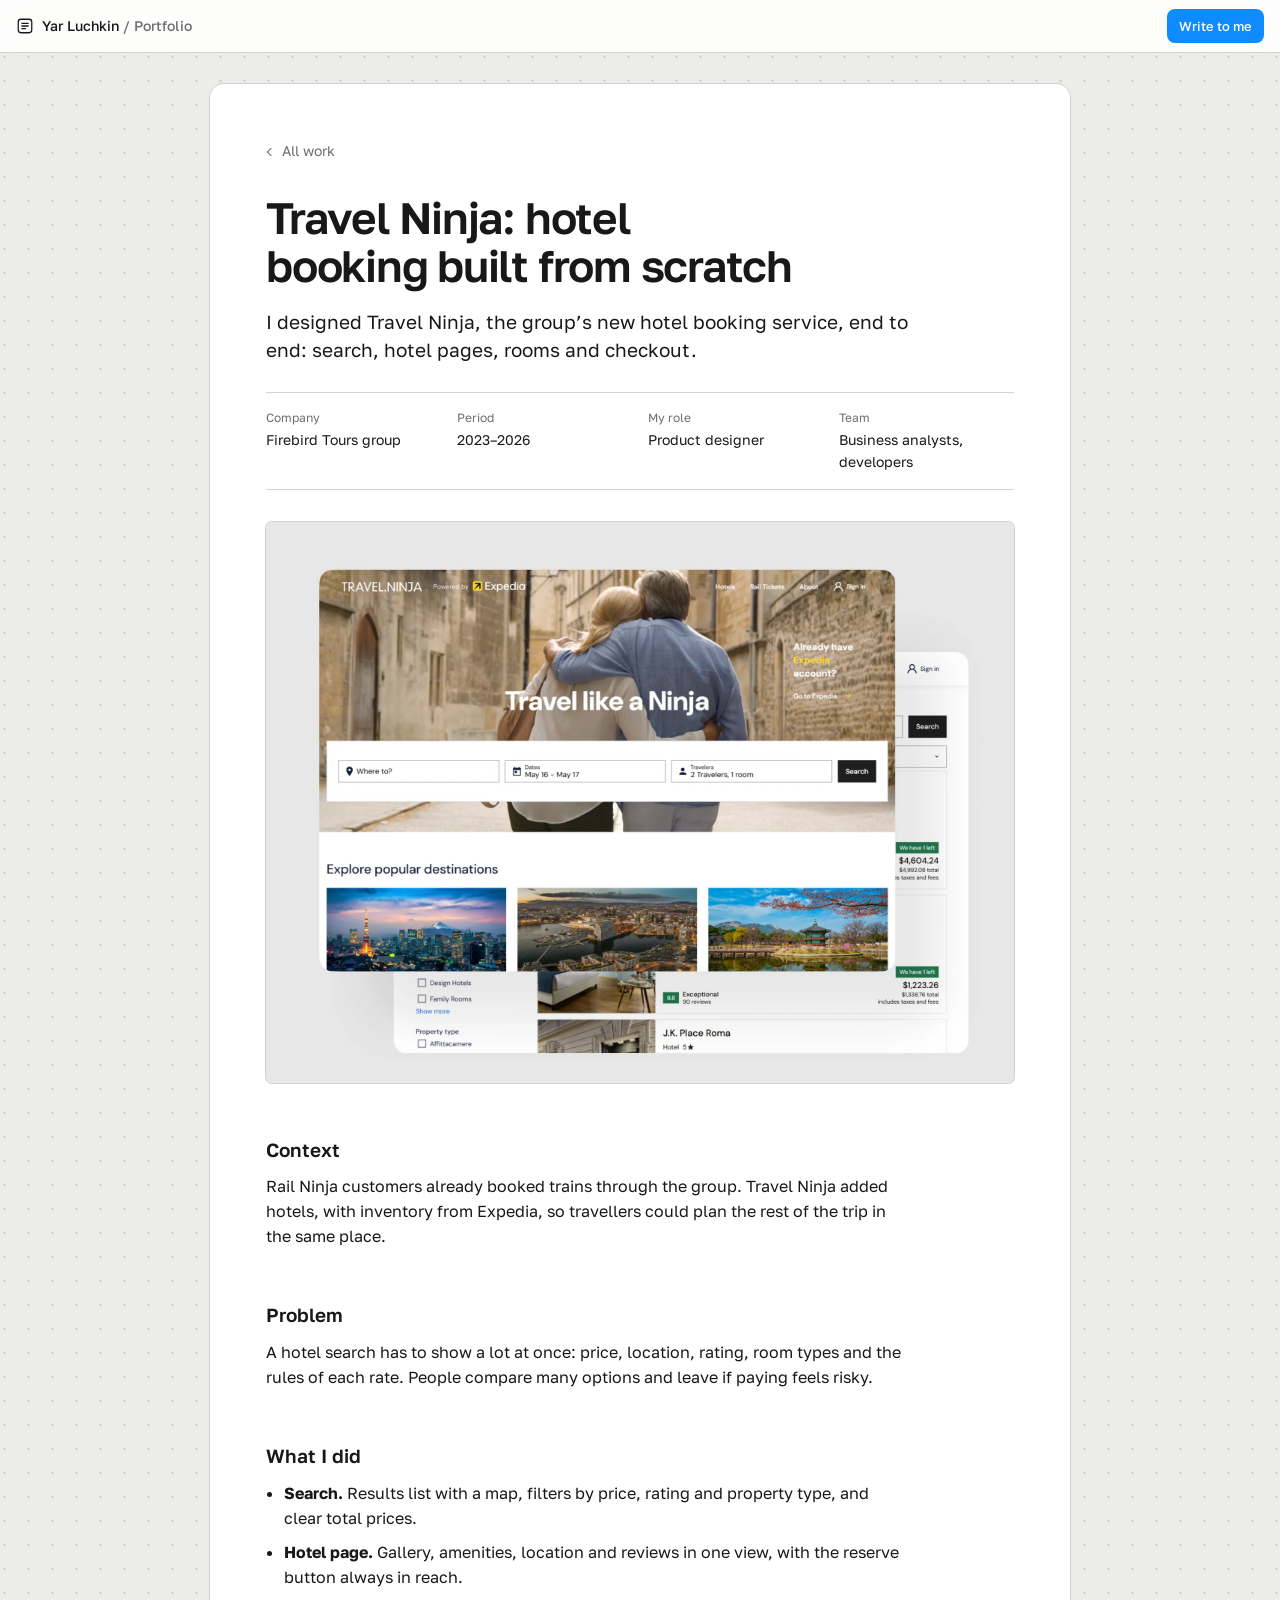
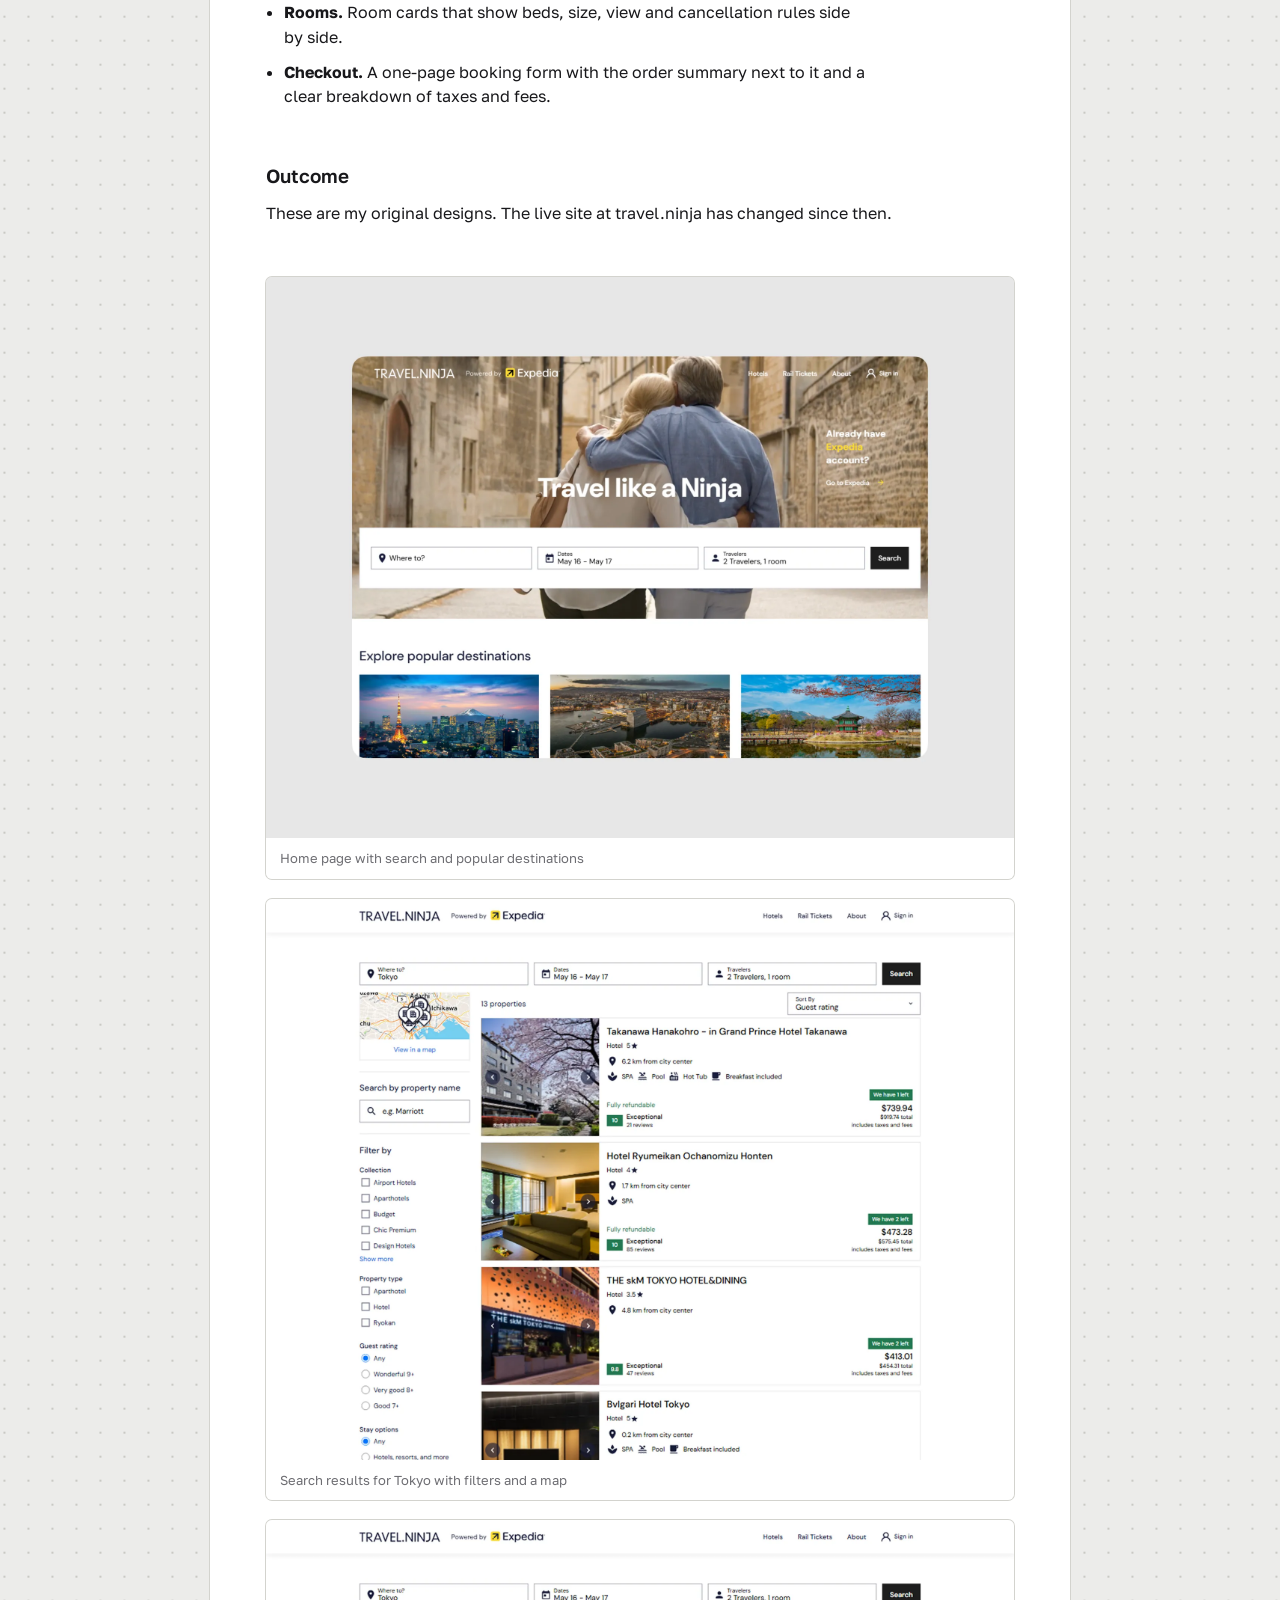
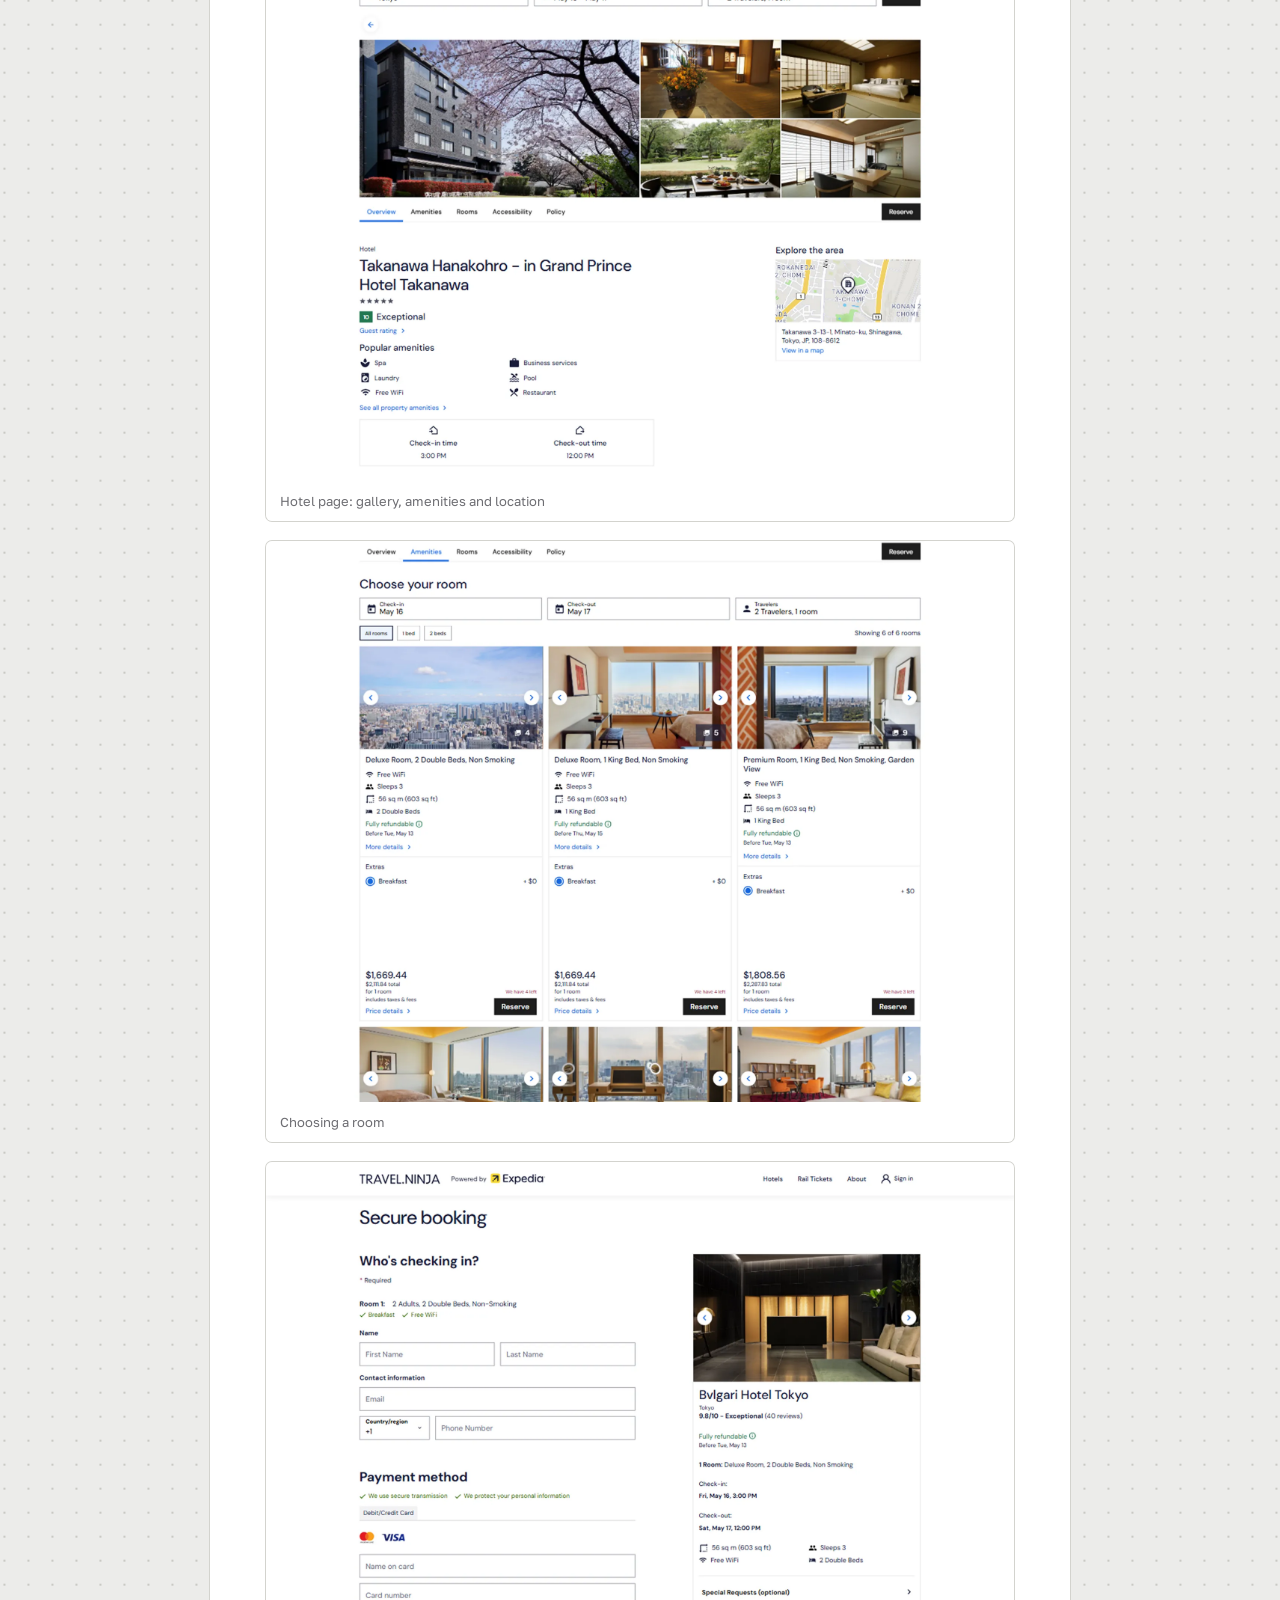
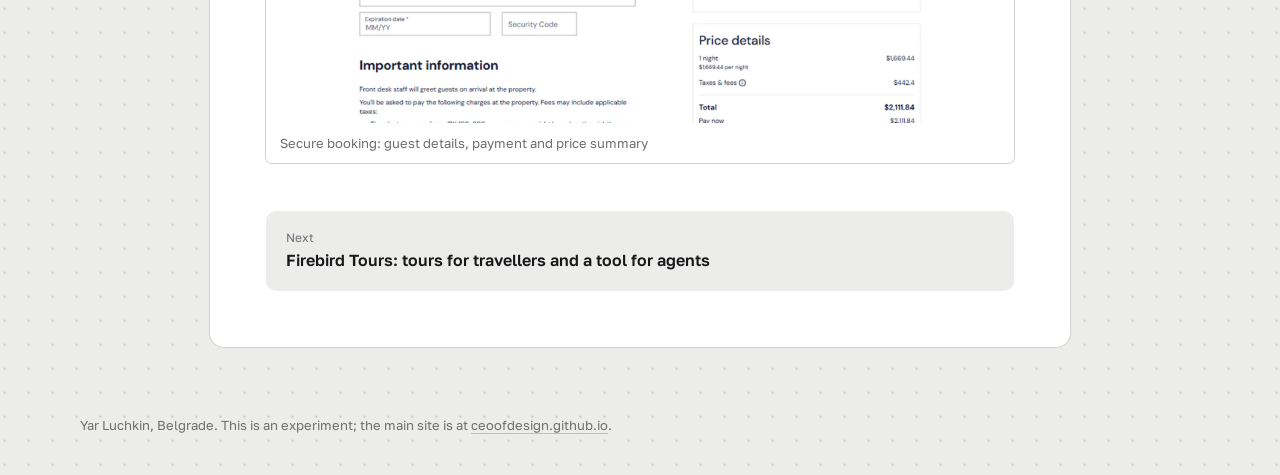
<file: lab/work/travel-ninja/index.html>
<!doctype html>
<html lang="en">
<head>
<meta charset="utf-8">
<meta name="viewport" content="width=device-width, initial-scale=1">
<title>Travel Ninja: hotel booking built from scratch | Yar Luchkin</title>
<meta name="description" content="A new hotel booking service for the Rail Ninja family: from search and the hotel page to choosing a room and paying.">
<meta name="robots" content="noindex">
<link rel="icon" href="../../../assets/favicon.svg" type="image/svg+xml">
<link rel="preconnect" href="https://fonts.googleapis.com">
<link rel="preconnect" href="https://fonts.gstatic.com" crossorigin>
<link href="https://fonts.googleapis.com/css2?family=Golos+Text:wght@400;500;600&display=swap" rel="stylesheet">
<link href="https://fonts.googleapis.com/css2?family=Noto+Sans+JP:wght@400;500&display=swap&text=%20.134ADEFJLMNPRSTUVZabceghimnorstuwz%C3%A4%C3%BC%D0%94%D0%9A%D0%9B%D0%9E%D0%9F%D0%B0%D0%B1%D0%B4%D0%B5%D0%B7%D0%B8%D0%BA%D0%BC%D0%BD%D0%BE%D0%BF%D1%80%D1%81%D1%82%D1%83%D1%8C%E3%82%92%E3%82%B9%E3%83%88%E3%83%9C%E3%83%9D%E3%83%AA%E3%83%AB%E3%83%B3%E4%BB%98%E5%87%BA%E5%88%97%E5%88%B0%E6%97%A5%E6%9C%88%E7%99%BA%E7%9D%80%E7%A4%BA%E8%A1%A8%E8%BB%8A" rel="stylesheet">
<link rel="stylesheet" href="../../../lab/lab.css?v=b58c3fa1">
<script>document.documentElement.classList.add("js")</script>
<script src="../../../lab/lab.js?v=cf3b2bb8" defer></script>
</head>
<body class="case-page">
<a class="skip" href="#main">Skip to content</a>
<header class="bar">
  <a class="file" href="../../../lab/" data-layer="Yar Luchkin">
    <svg viewBox="0 0 20 20" aria-hidden="true"><rect x="2.5" y="2.5" width="15" height="15" rx="3"/><path d="M6.5 7h7M6.5 10h7M6.5 13h4"/></svg>
    <span>Yar Luchkin <span class="dim">/ Portfolio</span></span>
  </a>
  <span class="bar-right">
    <button class="tidy" type="button" hidden>Tidy up</button>
    <a class="share" href="mailto:yar.luchkin@protonmail.com">Write to me</a>
  </span>
</header>
<main id="main" class="canvas">

<article class="case">
  <p class="back"><a href="../../../lab/">All work</a></p>
  <h1 data-layer="Title — Text">Travel Ninja: hotel booking built from scratch</h1>
  <p class="lede">I designed Travel Ninja, the group’s new hotel booking service, end to end: search, hotel pages, rooms and checkout.</p>
  <dl class="meta"><div><dt>Company</dt><dd>Firebird Tours group</dd></div><div><dt>Period</dt><dd>2023–2026</dd></div><div><dt>My role</dt><dd>Product designer</dd></div><div><dt>Team</dt><dd>Business analysts, developers</dd></div></dl>
  <figure class="cover" data-layer="Cover"><img src="../../../assets/img/travel-ninja/cover.webp" alt="Travel Ninja home page with hotel search" width="1600" height="1000" fetchpriority="high"></figure>
<section class="case-sec"><h2>Context</h2><div class="prose"><p>Rail Ninja customers already booked trains through the group. Travel Ninja added hotels, with inventory from Expedia, so travellers could plan the rest of the trip in the same place.</p></div></section>
<section class="case-sec"><h2>Problem</h2><div class="prose"><p>A hotel search has to show a lot at once: price, location, rating, room types and the rules of each rate. People compare many options and leave if paying feels risky.</p></div></section>
<section class="case-sec"><h2>What I did</h2><div class="prose"><ul><li><strong>Search.</strong> Results list with a map, filters by price, rating and property type, and clear total prices.</li><li><strong>Hotel page.</strong> Gallery, amenities, location and reviews in one view, with the reserve button always in reach.</li><li><strong>Rooms.</strong> Room cards that show beds, size, view and cancellation rules side by side.</li><li><strong>Checkout.</strong> A one-page booking form with the order summary next to it and a clear breakdown of taxes and fees.</li></ul></div></section>
<section class="case-sec"><h2>Outcome</h2><div class="prose"><p>These are my original designs. The live site at travel.ninja has changed since then.</p></div></section>
  <div class="gallery">
<figure data-layer="Home page with search and popular destinations"><img src="../../../assets/img/travel-ninja/home.webp" alt="Home page with search and popular destinations" loading="lazy" width="1600" height="1000"><figcaption>Home page with search and popular destinations</figcaption></figure>
<figure data-layer="Search results for Tokyo with filters and a map"><img src="../../../assets/img/travel-ninja/search.webp" alt="Search results for Tokyo with filters and a map" loading="lazy" width="1600" height="1000"><figcaption>Search results for Tokyo with filters and a map</figcaption></figure>
<figure data-layer="Hotel page: gallery, amenities and location"><img src="../../../assets/img/travel-ninja/hotel.webp" alt="Hotel page: gallery, amenities and location" loading="lazy" width="1600" height="1000"><figcaption>Hotel page: gallery, amenities and location</figcaption></figure>
<figure data-layer="Choosing a room"><img src="../../../assets/img/travel-ninja/rooms.webp" alt="Choosing a room" loading="lazy" width="1600" height="1000"><figcaption>Choosing a room</figcaption></figure>
<figure data-layer="Secure booking: guest details, payment and price summary"><img src="../../../assets/img/travel-ninja/checkout.webp" alt="Secure booking: guest details, payment and price summary" loading="lazy" width="1600" height="1000"><figcaption>Secure booking: guest details, payment and price summary</figcaption></figure>
  </div>
  <p class="next"><a href="../firebird-tours/"><span class="dim">Next</span> Firebird Tours: tours for travellers and a tool for agents</a></p>
</article>
</main>
<footer class="foot">
  <p>Yar Luchkin, Belgrade. This is an experiment; the main site is at <a href="https://ceoofdesign.github.io/">ceoofdesign.github.io</a>.</p>
</footer>
<div class="sel" aria-hidden="true"><i></i><i></i><i></i><i></i><span class="sel-tag"></span></div>
<div class="tip" aria-hidden="true"></div>
<div class="yar" aria-hidden="true">
  <svg viewBox="0 0 24 24"><path d="M4 3l15 7.5-6.6 1.8L9.6 19z"/></svg>
  <span class="yar-name">Yar</span><span class="yar-say"></span>
</div>
</body>
</html>
</file>
<file: assets/site.css>
/* Yar Luchkin — portfolio
   Motif: Japanese station signage (駅名標). Everything else stays quiet. */

:root {
  --paper: #f3f4f1;
  --sign: #ffffff;
  --ink: #1a1e26;
  --muted: #5f6672;
  --rule: #d6d9d4;
  --line: #2a5aa8;          /* line colour on the sign and the route map */
  --line-soft: #e3eaf6;
  --measure: 66ch;
  --wrap: 1120px;
  --gutter: clamp(16px, 4vw, 40px);
  --font: "IBM Plex Sans", "IBM Plex Sans JP", system-ui, sans-serif;
  --font-jp: "IBM Plex Sans JP", "IBM Plex Sans", system-ui, sans-serif;
}

@media (prefers-color-scheme: dark) {
  :root:not([data-theme="light"]) {
    --paper: #15181e;
    --sign: #1e222a;
    --ink: #eceef1;
    --muted: #a3a9b3;
    --rule: #333843;
    --line: #6f9be3;
    --line-soft: #233149;
  }
}

*, *::before, *::after { box-sizing: border-box; }
html { -webkit-text-size-adjust: 100%; }
body {
  margin: 0;
  background: var(--paper);
  color: var(--ink);
  font-family: var(--font);
  font-size: 1.0625rem;
  line-height: 1.6;
  -webkit-font-smoothing: antialiased;
  -moz-osx-font-smoothing: grayscale;
}
h1, h2, h3 { text-wrap: balance; }
p, li, dd { text-wrap: pretty; }
img { max-width: 100%; height: auto; display: block; }
a { color: inherit; text-decoration-color: var(--line); text-underline-offset: 0.2em; text-decoration-thickness: from-font; }
@media (hover: hover) { a:hover { color: var(--line); } }
:focus-visible { outline: 2.5px solid var(--line); outline-offset: 3px; border-radius: 2px; }

.wrap { max-width: var(--wrap); margin: 0 auto; padding: 0 var(--gutter); }
.skip { position: absolute; left: -999px; }
.skip:focus { left: 16px; top: 16px; background: var(--sign); padding: 8px 12px; z-index: 10; }

/* Header */
.site-head { padding: 22px 0; }
.site-head .wrap { display: flex; align-items: center; justify-content: space-between; gap: 24px; flex-wrap: wrap; }
.brand { font-weight: 600; text-decoration: none; letter-spacing: -0.01em; }
.site-nav { display: flex; gap: 22px; flex-wrap: wrap; font-size: 15px; }
.site-nav a { text-decoration: none; color: var(--muted); }
.site-nav a:hover, .site-nav a[aria-current="page"] { color: var(--ink); }

/* The station sign: name on white, line band, neighbouring stations below it */
.sign {
  margin: clamp(24px, 6vw, 72px) 0 0;
  background: var(--sign);
  border-radius: 6px;
  box-shadow: 0 0 0 1px var(--rule);
  overflow: hidden;
}
.sign-body { padding: clamp(28px, 6vw, 60px) var(--gutter) clamp(18px, 3vw, 28px); text-align: center; position: relative; }
.sign-number {
  position: absolute; inset-inline-start: var(--gutter); top: clamp(20px, 4vw, 32px);
  display: inline-grid; place-items: center; align-content: center;
  width: 56px; height: 56px; border: 5px solid var(--line); border-radius: 10px;
  font-weight: 700; line-height: 1; font-size: 0.8125rem; color: var(--ink); background: var(--sign);
  font-variant-numeric: tabular-nums;
}
.sign-number b { display: block; font-size: 1.25rem; margin-top: 2px; }
.sign-kana { font-family: var(--font-jp); font-weight: 700; font-size: clamp(2.75rem, 9vw, 6.5rem); line-height: 1.05; letter-spacing: 0.04em; margin: 0; }
.sign-roman { font-weight: 600; font-size: clamp(1.375rem, 3.6vw, 2.5rem); line-height: 1.2; letter-spacing: 0; margin: 8px 0 0; }
.sign-sub { font-family: var(--font-jp); color: var(--muted); font-size: 0.9375rem; margin: 8px 0 0; }
.sign-bar { height: clamp(12px, 1.6vw, 18px); background: var(--line); }
.sign-stations { display: flex; justify-content: space-between; gap: 16px; padding: 12px var(--gutter) 16px; }
.sign-stations p { margin: 0; display: flex; align-items: center; gap: 10px; }
.sign-stations .st-next { text-align: end; }
.sign-stations .kana { display: block; font-family: var(--font-jp); font-weight: 700; font-size: 1.125rem; line-height: 1.25; }
.sign-stations .roman { display: block; font-size: 0.875rem; color: var(--muted); line-height: 1.3; }
.sign-stations .arrow { color: var(--line); font-size: 1.25rem; line-height: 1; }

/* Intro */
.intro { display: grid; grid-template-columns: minmax(0, 1.4fr) minmax(0, 1fr); gap: clamp(28px, 5vw, 64px); margin: clamp(40px, 7vw, 80px) 0; align-items: start; }
.lede { font-size: clamp(20px, 2.3vw, 25px); line-height: 1.45; margin: 0 0 18px; max-width: 34ch; letter-spacing: -0.01em; }
.intro p { max-width: var(--measure); margin: 0 0 14px; }
.actions { display: flex; gap: 12px; flex-wrap: wrap; margin-top: 24px; }
.btn { display: inline-block; padding: 11px 18px; border-radius: 6px; text-decoration: none; font-weight: 600; font-size: 15px; border: 1.5px solid var(--ink); }
.btn.primary { background: var(--ink); color: var(--paper); }

.facts { margin: 0; border-top: 1px solid var(--rule); }
.facts div { display: grid; grid-template-columns: 9.5em 1fr; gap: 12px; padding: 12px 0; border-bottom: 1px solid var(--rule); font-size: 15.5px; }
.facts dt { color: var(--muted); }
.facts dd { margin: 0; }

/* Sections */
.section { margin: clamp(56px, 9vw, 110px) 0; }
.section > h2 { font-size: clamp(26px, 3.4vw, 36px); line-height: 1.15; letter-spacing: -0.02em; margin: 0 0 8px; font-weight: 600; }
.section > .section-note { color: var(--muted); margin: 0 0 32px; max-width: var(--measure); }

/* Work */
.work { display: grid; grid-template-columns: repeat(2, minmax(0, 1fr)); gap: clamp(28px, 4vw, 48px) clamp(20px, 3vw, 36px); }
.case-card { text-decoration: none; display: block; }
.case-card figure { margin: 0 0 16px; aspect-ratio: 4 / 3; overflow: hidden; border-radius: 6px; background: var(--sign); }
.case-card img { width: 100%; height: 100%; object-fit: cover; }
.case-card h3 { font-size: 21px; line-height: 1.3; margin: 0 0 6px; font-weight: 600; letter-spacing: -0.01em; }
@media (hover: hover) { .case-card:hover h3 { color: var(--line); } }
.case-card p { margin: 0; color: var(--muted); max-width: 52ch; }
.case-card .meta { font-size: 14px; margin-top: 8px; color: var(--muted); }
.tag { display: inline-block; font-size: 12.5px; font-weight: 600; color: var(--line); background: var(--line-soft); padding: 2px 8px; border-radius: 4px; margin-left: 6px; vertical-align: 2px; }

/* Talks */
.talks { list-style: none; padding: 0; margin: 0; border-top: 1px solid var(--rule); }
.talks li { display: grid; grid-template-columns: 8.5em minmax(0, 1fr) auto; gap: 8px 24px; padding: 20px 0; border-bottom: 1px solid var(--rule); align-items: baseline; }
.talks time { color: var(--muted); font-variant-numeric: tabular-nums; }
.talks h3 { margin: 0 0 4px; font-size: 19px; font-weight: 600; }
.talks p { margin: 0; color: var(--muted); max-width: 60ch; }
.talks .count { color: var(--muted); font-size: 14px; white-space: nowrap; }

/* Experience as a route map: one continuous line through every stop */
.route { --years: 8.5em; --stop: 24px; --col-gap: 20px; list-style: none; padding: 0; margin: 0; }
.route li { display: grid; grid-template-columns: var(--years) var(--stop) minmax(0, 1fr); column-gap: var(--col-gap); align-items: start; padding-block-end: 32px; position: relative; }
.route li:not(:last-child)::before {
  content: ""; position: absolute;
  inset-inline-start: calc(var(--years) + var(--col-gap) + var(--stop) / 2 - 2px);
  top: calc(3px + var(--stop) / 2); bottom: calc(-3px - var(--stop) / 2);
  width: 4px; background: var(--line);
}
.route .years { color: var(--muted); font-variant-numeric: tabular-nums; text-align: end; line-height: 1.6; padding-top: 2px; }
.route .stop { width: var(--stop); height: var(--stop); margin-top: 3px; border-radius: 50%; background: var(--sign); border: 4px solid var(--line); position: relative; z-index: 1; }
.route li.now .stop { background: var(--line); }
.route h3 { margin: 0; font-size: 1.1875rem; line-height: 1.6; font-weight: 600; }
.route .role { margin: 0 0 6px; }
.route p { margin: 0; color: var(--muted); max-width: 62ch; }

/* About */
.about { display: grid; grid-template-columns: minmax(0, 1fr) minmax(0, 1.25fr); gap: clamp(28px, 5vw, 64px); align-items: start; }
.about figure { margin: 0; border-radius: 6px; overflow: hidden; background: var(--sign); }
.about figcaption { font-size: 14px; color: var(--muted); padding: 10px 14px; background: var(--sign); }
.about p { max-width: var(--measure); margin: 0 0 14px; }

/* Footer */
.site-foot { border-top: 1px solid var(--rule); padding: 40px 0 56px; margin-top: clamp(56px, 9vw, 110px); }
.site-foot .wrap { display: flex; justify-content: space-between; gap: 24px; flex-wrap: wrap; }
.site-foot h2 { font-size: 24px; margin: 0 0 6px; font-weight: 600; }
.site-foot p { margin: 0; color: var(--muted); }
.links { display: flex; gap: 20px; flex-wrap: wrap; align-items: center; }

/* Case pages */
.case-head { margin: clamp(32px, 6vw, 64px) 0 32px; }
.crumb { font-size: 15px; color: var(--muted); }
.crumb a { color: var(--muted); }
.case-head h1 { font-size: clamp(32px, 5vw, 54px); line-height: 1.08; letter-spacing: -0.025em; margin: 12px 0 16px; font-weight: 600; max-width: 20ch; }
.case-head .lede { max-width: 46ch; }
.case-meta { display: grid; grid-template-columns: repeat(4, minmax(0, 1fr)); gap: 16px 24px; margin: 28px 0 0; padding: 18px 0; border-top: 1px solid var(--rule); border-bottom: 1px solid var(--rule); }
.case-meta dt { color: var(--muted); font-size: 14px; }
.case-meta dd { margin: 2px 0 0; font-size: 15.5px; }
.case-cover { margin: 0 0 clamp(40px, 6vw, 72px); border-radius: 6px; overflow: hidden; background: var(--sign); }
.case-body { display: grid; grid-template-columns: 12em minmax(0, 1fr); gap: 8px clamp(24px, 4vw, 56px); }
.case-body h2 { font-size: 19px; font-weight: 600; margin: 0; padding-top: 3px; }
.case-body .block { max-width: var(--measure); margin-bottom: clamp(32px, 5vw, 48px); }
.case-body .block > :first-child { margin-top: 0; }
.case-body ul { padding-left: 1.1em; margin: 0; }
.case-body li { margin-bottom: 10px; }
.case-body li strong { font-weight: 600; }
.note { font-size: 15px; color: var(--muted); }
.gallery { display: grid; grid-template-columns: repeat(2, minmax(0, 1fr)); gap: 16px; margin: 8px 0 clamp(40px, 6vw, 64px); }
.gallery figure { margin: 0; border-radius: 6px; overflow: hidden; background: var(--sign); }
.gallery figure.wide { grid-column: 1 / -1; }
.gallery figcaption { font-size: 14px; color: var(--muted); padding: 10px 14px; }
.next { display: flex; justify-content: space-between; gap: 16px; flex-wrap: wrap; padding-top: 24px; border-top: 1px solid var(--rule); }
.next a { text-decoration: none; font-weight: 600; }
.next small { display: block; font-weight: 400; color: var(--muted); }

/* Small screens */
@media (max-width: 820px) {
  .intro, .about { grid-template-columns: 1fr; }
  .work { grid-template-columns: 1fr; }
  .case-meta { grid-template-columns: repeat(2, minmax(0, 1fr)); }
  .case-body { grid-template-columns: 1fr; }
  .talks li { grid-template-columns: 1fr; }
}
@media (max-width: 560px) {
  body { font-size: 16px; }
  .sign-number { position: static; margin: 0 auto 14px; }
  .sign-stations .kana { font-size: 1rem; }
  .facts div { grid-template-columns: 1fr; gap: 2px; }
  .route { --col-gap: 16px; }
  .route li { grid-template-columns: var(--stop) minmax(0, 1fr); }
  .route li:not(:last-child)::before { inset-inline-start: calc(var(--stop) / 2 - 2px); top: calc(var(--stop) / 2); bottom: calc(var(--stop) / -2); }
  .route .years { grid-column: 2; grid-row: 1; text-align: start; font-size: 0.875rem; padding-top: 0; line-height: var(--stop); }
  .route .stop { grid-column: 1; grid-row: 1; margin-top: 0; }
  .route li > div { grid-column: 2; grid-row: 2; }
  .gallery { grid-template-columns: 1fr; }
}

/* Image edges: a neutral outline that never tints the picture */
.case-card figure, .case-cover, .gallery figure, .about figure { outline: 1px solid oklch(0 0 0 / 0.1); outline-offset: -1px; }
@media (prefers-color-scheme: dark) { :root:not([data-theme="light"]) .case-card figure, :root:not([data-theme="light"]) .case-cover, :root:not([data-theme="light"]) .gallery figure, :root:not([data-theme="light"]) .about figure { outline-color: oklch(1 0 0 / 0.1); } }
.gallery figure img, .case-cover img { width: 100%; }

/* Buttons: press feedback */
.btn { transition-property: background-color, border-color, color, scale; transition-duration: 150ms; transition-timing-function: ease-out; }
@media (hover: hover) { .btn.primary:hover { background: var(--line); border-color: var(--line); color: #fff; } .btn:not(.primary):hover { border-color: var(--line); } }
@media (prefers-reduced-motion: no-preference) { .btn:active { scale: 0.96; } }
.talks time { font-variant-numeric: tabular-nums; }
html { scroll-padding-block-start: 24px; }

/* Featured first case spans the row */
.case-card.featured { grid-column: 1 / -1; }
.case-card.featured figure { aspect-ratio: 1520 / 730; }

/* Concepts: text beside a small set of images */
.concepts { display: grid; gap: clamp(40px, 6vw, 72px); }
.concept { display: grid; grid-template-columns: minmax(0, 1fr) minmax(0, 2fr); gap: 16px clamp(24px, 4vw, 48px); align-items: start; }
.concept h3 { font-size: 1.3125rem; line-height: 1.3; margin: 0; font-weight: 600; }
.concept .what { color: var(--muted); margin: 2px 0 10px; }
.concept p { margin: 0 0 10px; max-width: 46ch; }
.concept figure { margin: 0; border-radius: 6px; overflow: hidden; background: var(--sign); outline: 1px solid oklch(0 0 0 / 0.1); outline-offset: -1px; }
.concept figcaption { font-size: 0.8125rem; color: var(--muted); padding: 8px 12px; }
.concept-images { display: grid; grid-template-columns: repeat(2, minmax(0, 1fr)); gap: 12px; }
@media (max-width: 820px) { .concept { grid-template-columns: 1fr; } }
@media (max-width: 560px) { .concept-images { grid-template-columns: 1fr; } }
.concept-images img { width: 100%; aspect-ratio: 16 / 9; object-fit: cover; object-position: top; }
#writing > h2 { margin-bottom: 24px; }
</file>
<file: lab/lab.css>
/* Lab edition 4: the portfolio as an open design file.
   Canvas grey with a dot grid, sections as tinted areas with a name tag,
   work as frames. Blue belongs to the visitor's selection, violet to Yar's cursor. */

:root {
  --canvas: #ececea;
  --dot: #c9c9c4;
  --section: #e1e1dd;
  --ink: #18181b;
  --muted: #6d6d72;
  --line: #d3d3ce;
  --white: #ffffff;
  --select: #0d8bff;
  --yar: #8b3dff;
  --warn: #e5a000;
  --ease: cubic-bezier(0.22, 1, 0.36, 1);
  --font: "Golos Text", system-ui, sans-serif;
  --ja: "Noto Sans JP", "Hiragino Sans", "Yu Gothic", sans-serif;
  --col: 1120px;
}

*, *::before, *::after { box-sizing: border-box; }
html { -webkit-text-size-adjust: 100%; }
body {
  margin: 0; color: var(--ink); font-family: var(--font); font-size: 1rem; line-height: 1.55;
  background-color: var(--canvas);
  background-image: radial-gradient(circle, var(--dot) 1px, transparent 1.2px);
  background-size: 24px 24px;
  background-position: var(--gx, 0px) var(--gy, 0px);
  -webkit-font-smoothing: antialiased; -moz-osx-font-smoothing: grayscale;
}
h1, h2, h3 { margin: 0; text-wrap: balance; }
p, li, dd { text-wrap: pretty; }
img { display: block; max-width: 100%; height: auto; }
svg { display: block; }
a { color: inherit; text-decoration: none; }
.reach a, .prose a, .foot a, .demo-copy a {
  text-decoration: underline; text-underline-offset: 0.2em; text-decoration-thickness: from-font;
  text-decoration-color: color-mix(in oklab, currentColor 35%, transparent);
}
@media (hover: hover) { .reach a:hover, .prose a:hover, .foot a:hover { text-decoration-color: currentColor; } }
:focus-visible { outline: 2px solid var(--select); outline-offset: 3px; border-radius: 4px; }
.skip { position: absolute; left: -999px; }
.skip:focus { left: 16px; top: 16px; background: var(--white); padding: 8px 12px; z-index: 50; }
.dim { color: var(--muted); }

/* Top bar: the file name on the left, the one action on the right */
.bar {
  position: sticky; top: 0; z-index: 20; height: 52px; padding: 0 16px;
  display: flex; align-items: center; justify-content: space-between; gap: 12px;
  background: color-mix(in oklab, var(--white) 86%, transparent);
  backdrop-filter: blur(12px) saturate(1.2); -webkit-backdrop-filter: blur(12px) saturate(1.2);
  box-shadow: 0 1px 0 var(--line);
}
.file { display: flex; align-items: center; gap: 8px; font-size: 0.875rem; font-weight: 500; }
.file svg { width: 18px; height: 18px; fill: none; stroke: currentColor; stroke-width: 1.4; stroke-linecap: round; }
.bar-right { display: flex; align-items: center; gap: 8px; }
.share, .tidy {
  font: inherit; font-size: 0.8125rem; font-weight: 500; border: 0; cursor: pointer;
  padding: 7px 12px; border-radius: 8px; transition: background-color 150ms ease-out, scale 150ms ease-out;
}
.share { background: var(--select); color: var(--white); }
.tidy { background: transparent; color: var(--ink); box-shadow: inset 0 0 0 1px var(--line); }
@media (hover: hover) { .share:hover { background: #0077e6; } .tidy:hover { background: var(--white); } }
.share:active, .tidy:active { scale: 0.96; }

/* Canvas */
.canvas { max-width: calc(var(--col) + 48px); margin: 0 auto; padding: 0 24px; }

.hero { padding: clamp(56px, 10vw, 112px) 0 clamp(40px, 6vw, 64px); max-width: 52rem; }
.hero h1 {
  font-size: clamp(1.875rem, 4.2vw, 3.125rem); line-height: 1.14; font-weight: 500; letter-spacing: -0.028em;
  margin: 0 0 24px; width: fit-content;
}
.reach { margin: 0; color: var(--muted); max-width: 40em; }
.hint { margin: 28px 0 0; font-size: 0.8125rem; color: var(--muted); display: flex; align-items: center; gap: 8px; }
.hint::before { content: ""; width: 8px; height: 8px; border-radius: 2px; background: var(--select); }
@media (hover: none) { .hint { display: none; } }

/* Sections: tinted areas with a name tag, the way a design file groups work */
.section { position: relative; background: color-mix(in oklab, var(--section) 88%, transparent); border-radius: 14px; padding: 52px clamp(16px, 3vw, 32px) clamp(24px, 3vw, 36px); margin-bottom: 32px; }
.section-tag {
  position: absolute; top: 14px; left: 14px; margin: 0;
  font-size: 0.75rem; font-weight: 500; padding: 3px 8px; border-radius: 6px;
  background: var(--white); box-shadow: 0 0 0 1px var(--line);
}

/* Frames: a name above, the picture, a caption below */
.frames { display: grid; grid-template-columns: repeat(12, minmax(0, 1fr)); gap: 40px 28px; align-items: start; }
.frame { position: relative; }
.frame.wide { grid-column: span 7; }
.frame.narrow { grid-column: span 5; margin-top: 72px; }
.frame.third { grid-column: span 4; }
.frames .frame.third:nth-child(3n + 2) { margin-top: 40px; }
.frames .frame.third:nth-child(3n) { margin-top: 12px; }
.frame-name { display: flex; justify-content: space-between; gap: 12px; margin: 0 0 6px; font-size: 0.75rem; color: var(--muted); }
.frame-name span:first-child { white-space: nowrap; overflow: hidden; text-overflow: ellipsis; }
.proof { color: var(--ink); font-weight: 500; white-space: nowrap; font-variant-numeric: tabular-nums; }
.frame-body {
  position: relative; display: block; aspect-ratio: 16 / 10; background: var(--white);
  box-shadow: 0 0 0 1px var(--line); border-radius: 4px; overflow: hidden;
  touch-action: pan-y; transition: box-shadow 250ms ease;
}
.frame-body .screens { position: absolute; inset: 0; }
.frame-body img { position: absolute; inset: 0; width: 100%; height: 100%; object-fit: cover; object-position: top; opacity: 0; transition: opacity 500ms ease; user-select: none; -webkit-user-drag: none; }
.frame-body img.on { opacity: 1; }
.frame h3 { font-size: 1.0625rem; font-weight: 600; letter-spacing: -0.01em; margin: 14px 0 2px; }
.frame-note { margin: 0; font-size: 0.875rem; color: var(--muted); max-width: 30em; }
.frame-body.empty { display: grid; place-items: center; background: transparent; box-shadow: none; outline: 1.5px dashed #b9b9b3; outline-offset: -1px; color: var(--muted); font-size: 0.8125rem; text-align: center; padding: 16px; }

/* Dragging: the frame lifts, tilts with the throw, and keeps its new place */
.frame.lifted { z-index: 10; }
.frame.lifted .frame-body { box-shadow: 0 0 0 1px var(--line), 0 18px 40px -12px rgb(24 24 27 / 0.28); cursor: grabbing; }
.frame.settling { transition: translate 600ms var(--ease), rotate 600ms var(--ease); }
@media (hover: hover) and (pointer: fine) { [data-drag] { cursor: grab; } }

/* Selection: one box that glides from layer to layer */
.sel {
  position: absolute; left: 0; top: 0; width: 0; height: 0; z-index: 30; pointer-events: none;
  box-shadow: 0 0 0 1.5px var(--select); border-radius: 2px; opacity: 0;
  transition: opacity 150ms ease, translate 260ms var(--ease), width 260ms var(--ease), height 260ms var(--ease);
}
.sel.on { opacity: 1; }
.sel.jump { transition: opacity 150ms ease; }
.sel i { position: absolute; width: 7px; height: 7px; background: var(--white); box-shadow: 0 0 0 1.5px var(--select); }
.sel i:nth-child(1) { left: -4px; top: -4px; }
.sel i:nth-child(2) { right: -4px; top: -4px; }
.sel i:nth-child(3) { left: -4px; bottom: -4px; }
.sel i:nth-child(4) { right: -4px; bottom: -4px; }
.sel-tag {
  position: absolute; left: 50%; top: calc(100% + 8px); translate: -50% 0;
  font-size: 0.6875rem; font-weight: 500; line-height: 1; white-space: nowrap; color: var(--white);
  background: var(--select); padding: 4px 6px; border-radius: 4px; font-variant-numeric: tabular-nums;
}

/* The visitor's cursor gets a tag over frames */
.tip {
  position: fixed; left: 0; top: 0; z-index: 40; pointer-events: none;
  font-size: 0.75rem; font-weight: 500; color: var(--white); background: var(--select);
  padding: 4px 8px; border-radius: 4px 10px 10px 10px; opacity: 0; scale: 0.8; transform-origin: 0 0;
  transition: opacity 150ms ease, scale 200ms var(--ease);
}
.tip.on { opacity: 1; scale: 1; }

/* Yar's cursor: walks to a piece of work and says one thing about it */
.yar { position: absolute; left: 0; top: 0; z-index: 15; pointer-events: none; opacity: 0; transition: opacity 400ms ease; will-change: translate; }
.yar.on { opacity: 1; }
.yar svg { width: 22px; height: 22px; fill: var(--yar); stroke: var(--white); stroke-width: 1.5; stroke-linejoin: round; filter: drop-shadow(0 1px 2px rgb(0 0 0 / 0.2)); }
.yar-name, .yar-say { position: absolute; left: 16px; font-size: 0.75rem; font-weight: 500; color: var(--white); background: var(--yar); white-space: nowrap; }
.yar-name { top: 18px; padding: 3px 7px; border-radius: 4px 10px 10px 10px; }
.yar-say {
  top: 42px; padding: 7px 11px; border-radius: 4px 14px 14px 14px; font-size: 0.8125rem; max-width: 260px; white-space: normal; width: max-content;
  opacity: 0; translate: 0 -4px; scale: 0.92; transform-origin: 0 0; transition: opacity 200ms ease, translate 300ms var(--ease), scale 300ms var(--ease);
}
.yar.talk .yar-say { opacity: 1; translate: 0 0; scale: 1; }
.yar.flip .yar-say { left: auto; right: 6px; border-radius: 14px 4px 14px 14px; transform-origin: 100% 0; }
@media (hover: none) { .yar { display: none; } }

/* Demo: one button, four languages */
.demo { display: grid; grid-template-columns: minmax(0, 5fr) minmax(0, 7fr); gap: 28px 40px; align-items: center; }
.demo-copy p { margin: 0 0 20px; max-width: 30em; }
.props { margin: 0 0 18px; display: grid; gap: 10px; }
.props div { display: flex; align-items: center; gap: 12px; }
.props dt { width: 72px; font-size: 0.8125rem; color: var(--muted); }
.props dd { margin: 0; }
.seg { position: relative; display: inline-flex; padding: 2px; border-radius: 8px; background: var(--canvas); box-shadow: inset 0 0 0 1px var(--line); }
.seg button { position: relative; z-index: 1; font: inherit; font-size: 0.8125rem; font-weight: 500; color: var(--muted); background: none; border: 0; padding: 5px 11px; border-radius: 6px; cursor: pointer; transition: color 150ms ease, scale 150ms ease-out; }
.seg button[aria-checked="true"] { color: var(--ink); }
@media (hover: hover) { .seg button:hover { color: var(--ink); } }
.seg button:active { scale: 0.95; }
.seg .thumb { position: absolute; top: 2px; bottom: 2px; left: 0; width: 0; border-radius: 6px; background: var(--white); box-shadow: 0 1px 2px rgb(0 0 0 / 0.12), 0 0 0 1px var(--line); transition: translate 350ms var(--ease), width 350ms var(--ease); }
.readout { margin: 0; font-size: 0.8125rem; color: var(--muted); display: flex; flex-wrap: wrap; gap: 4px 12px; }
.count { color: var(--ink); font-weight: 500; }
.cut { color: #9a6700; font-weight: 500; opacity: 0; translate: 0 4px; transition: opacity 200ms ease, translate 250ms var(--ease); }
.cut.show { opacity: 1; translate: 0 0; }
.stage { display: flex; flex-wrap: wrap; gap: 6px; padding: 6px; border-radius: 14px; background: var(--white); box-shadow: 0 0 0 1px var(--line), 0 10px 30px -16px rgb(0 0 0 / 0.2); }
.stage:lang(ja) .fl, .stage:lang(ja) .fv, .stage:lang(ja) .go-label { font-family: var(--ja); }
.field { flex: 1 1 110px; min-width: 0; padding: 8px 12px; border-radius: 9px; background: #f3f3f1; display: flex; flex-direction: column; }
.fl { font-size: 0.6875rem; color: var(--muted); }
.fv { font-weight: 500; white-space: nowrap; overflow: hidden; text-overflow: ellipsis; }
.fl, .fv, .go-label { transition: opacity 160ms ease, filter 160ms ease; }
.swap .fl, .swap .fv, .swap .go-label { opacity: 0; filter: blur(3px); }
.go { flex: none; display: flex; align-items: center; justify-content: center; padding: 0 16px; min-height: 52px; border-radius: 9px; background: var(--ink); color: var(--white); font-weight: 500; overflow: hidden; transition: width 450ms var(--ease), box-shadow 250ms ease; }
.go-label { white-space: nowrap; overflow: hidden; text-overflow: ellipsis; }
.go.is-cut { box-shadow: 0 0 0 2px var(--warn); }

/* Talks: a list of entries, each one a layer */
.talks { list-style: none; margin: 0; padding: 0; display: grid; gap: 6px; }
.talks a { display: grid; grid-template-columns: 6rem minmax(0, 1fr); gap: 2px 16px; padding: 14px 16px; border-radius: 8px; background: var(--white); box-shadow: 0 0 0 1px var(--line); }
.talks .kind { grid-row: span 2; font-size: 0.8125rem; color: var(--muted); padding-top: 2px; }
.talks .t { font-weight: 600; }
.talks .d { font-size: 0.875rem; color: var(--muted); }

.outro { padding: clamp(48px, 8vw, 96px) 0 clamp(32px, 5vw, 56px); max-width: 44rem; }
.outro p:first-child { font-size: clamp(1.375rem, 2.8vw, 1.875rem); line-height: 1.3; font-weight: 500; letter-spacing: -0.02em; margin: 0 0 16px; width: fit-content; }
.foot { max-width: calc(var(--col) + 48px); margin: 0 auto; padding: 20px 24px 40px; font-size: 0.8125rem; color: var(--muted); }
.foot p { margin: 0; }

/* Case pages: one white sheet on the canvas */
.case { max-width: 860px; margin: 32px auto 48px; background: var(--white); border-radius: 14px; box-shadow: 0 0 0 1px var(--line); padding: clamp(20px, 5vw, 56px); }
.back { margin: 0 0 32px; font-size: 0.875rem; color: var(--muted); }
.back a::before { content: ""; display: inline-block; width: 6px; height: 6px; border-left: 1.5px solid; border-bottom: 1.5px solid; rotate: 45deg; margin: 0 8px 1px 2px; }
@media (hover: hover) { .back a:hover { color: var(--ink); } }
.case h1 { font-size: clamp(1.875rem, 4.6vw, 2.75rem); line-height: 1.1; font-weight: 600; letter-spacing: -0.028em; margin-bottom: 18px; width: fit-content; }
.lede { font-size: 1.1875rem; line-height: 1.45; margin: 0 0 28px; max-width: 34em; }
.meta { display: grid; grid-template-columns: repeat(4, minmax(0, 1fr)); gap: 16px; margin: 0 0 32px; padding: 16px 0; border-top: 1px solid var(--line); border-bottom: 1px solid var(--line); }
.meta dt { font-size: 0.75rem; color: var(--muted); }
.meta dd { margin: 2px 0 0; font-size: 0.875rem; }
.cover, .gallery figure { margin: 0; border-radius: 6px; overflow: hidden; box-shadow: 0 0 0 1px var(--line); background: var(--canvas); }
.cover img, .gallery img { width: 100%; }
.case-sec { margin-top: clamp(36px, 5vw, 52px); max-width: 40em; }
.case-sec h2 { font-size: 1.1875rem; font-weight: 600; margin-bottom: 10px; }
.prose p { margin: 0 0 12px; }
.prose ul { margin: 0; padding-left: 1.1em; }
.prose li { margin-bottom: 10px; }
.prose .note { color: var(--muted); font-size: 0.875rem; }
.gallery { display: grid; gap: 20px; margin-top: clamp(36px, 5vw, 52px); }
.gallery figcaption { font-size: 0.8125rem; color: var(--muted); padding: 10px 14px; background: var(--white); }
.next { margin: 48px 0 0; }
.next a { display: block; padding: 18px 20px; border-radius: 10px; background: var(--canvas); font-weight: 600; }
.next .dim { display: block; font-size: 0.75rem; font-weight: 400; }

/* First visit: the intro is "typed" as a text layer, frames drop onto the canvas */
.js .hero h1, .js .reach, .js .hint { opacity: 0; translate: 0 12px; animation: land 900ms var(--ease) forwards; }
.js .reach { animation-delay: 150ms; }
.js .hint { animation-delay: 300ms; }
.js .home .frame { opacity: 0; translate: 0 24px; }
.js .home .frame.in { opacity: 1; translate: 0 0; transition: opacity 600ms ease var(--d, 0ms), translate 800ms var(--ease) var(--d, 0ms); }
@keyframes land { to { opacity: 1; translate: 0 0; } }

@media (max-width: 860px) {
  .frame.wide, .frame.narrow, .frame.third { grid-column: 1 / -1; margin-top: 0 !important; }
  .frames { gap: 32px; }
  .demo { grid-template-columns: minmax(0, 1fr); }
  .meta { grid-template-columns: repeat(2, minmax(0, 1fr)); }
}
@media (max-width: 560px) {
  .canvas { padding: 0 12px; }
  .section { padding-left: 12px; padding-right: 12px; }
  .dim { display: none; }
  .talks a { grid-template-columns: minmax(0, 1fr); }
  .talks .kind { grid-row: auto; }
  .field { flex-basis: 40%; }
  .props div { flex-wrap: wrap; gap: 6px 12px; }
}

@media (prefers-reduced-motion: reduce) {
  .js .hero h1, .js .reach, .js .hint, .js .home .frame { opacity: 1; translate: none; animation: none; transition: none; }
  .sel, .frame-body img, .seg .thumb, .go, .tip { transition: none; }
  .yar { display: none; }
}
</file>
